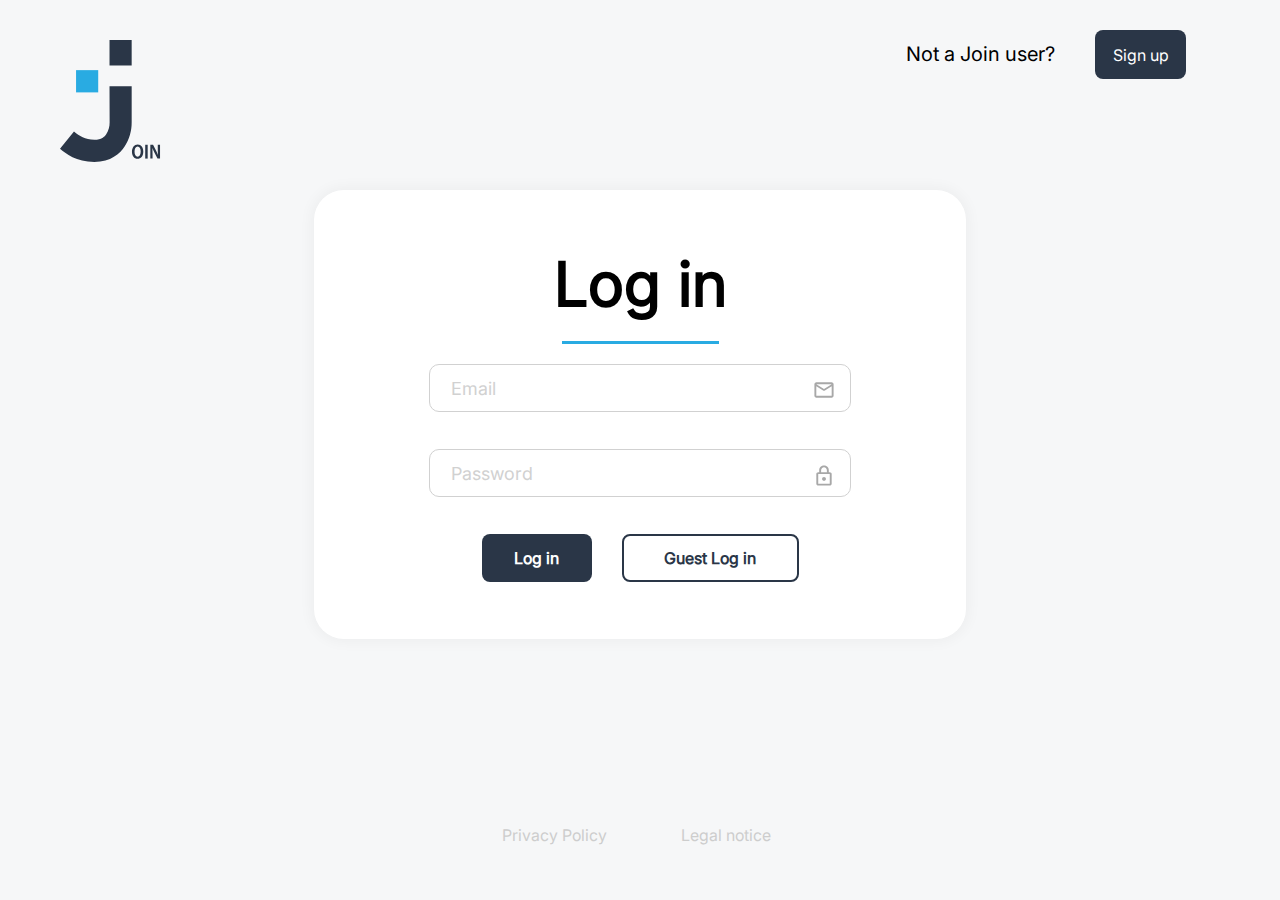
<file: index.html>
<!DOCTYPE html>
<html lang="en">
  <head>
    <meta charset="UTF-8" />
    <meta name="viewport" content="width=device-width, initial-scale=1.0" />
    <title>Login</title>
    <link rel="stylesheet" href="./css/standard/standard.css" />
    <link rel="stylesheet" href="./css/index/index.css" />
    <link rel="stylesheet" href="./css/index/index-resp.css" />
    <link rel="icon" href="./assets/icons/join-main-logo.png" type="image/png" />
  </head>
  <body onload="init()">
    <div class="greeting">
      <img src="./assets/icons/join-logo-big.svg" class="greeting-logo" />
    </div>
    <div class="content">
      <div>
        <img class="join-header-logo" src="./assets/icons/join-logo-blue.svg" alt="Join Logo Blue" />
      </div>
      <header class="header-login">
        <!-- <img src="./assets/icons/join-logo-blue.svg" alt="Join Logo Blue" /> -->
        <div class="header-login-signup">
          <p class="signup-1">Not a Join user?</p>
          <a href="./sign-up.html"><span class="signup-2">Sign up</span></a>
        </div>
      </header>
      <main>
        <div class="login-window">
          <h1>Log in</h1>
          <div class="login-separator"></div>
          <div class="login-inputs">
            <div class="login-input-email">
              <input
                oninput="removeErrorMsgs('error-email', 'email');removeErrorMsgs('wrong-email', 'password');"
                id="email"
                class="email"
                type="email"
                placeholder="Email"
              />
              <img class="login-input-imgs mail-img" src="./assets/icons/mail.svg" alt="" />
              <p id="error-email" class="error-msg dp-none">Please enter your email</p>
              <p id="wrong-email" class="error-msg dp-none">Wrong email</p>
            </div>
            <div class="login-input-pw">
              <input
                oninput="removeErrorMsgs('error-password', 'password'); removeErrorMsgs('wrong-password', 'password');"
                id="password"
                class="password"
                type="password"
                placeholder="Password"
              />
              <img class="login-input-imgs pw-img" src="./assets/icons/lock.svg" alt="" />
              <p id="error-password" class="error-msg dp-none">Please enter your password</p>
              <p id="wrong-password" class="error-msg dp-none">Wrong password</p>
            </div>
          </div>
          <div class="login-btns">
            <div class="login-btn" onclick="loginUser()">Log in</div>
            <div class="guest-login-btn" onclick="loginGuest()">Guest Log in</div>
          </div>
        </div>
      </main>
      <footer class="footer-login">
        <div class="footer-login-signup">
          <p class="signup-1">Not a Join user?</p>
          <a href="./sign-up.html"><span class="signup-2">Sign up</span></a>
        </div>
        <div class="footer-btns">
          <a href="./privacy-policy-external.html"><div class="footer-btn">Privacy Policy</div></a>
          <a href="./legal-notice-external.html"><div class="footer-btn">Legal notice</div></a>
        </div>
      </footer>
    </div>
    <script src="./js/index.js"></script>
    <script src="./js/global.js"></script>
  </body>
</html>
</file>
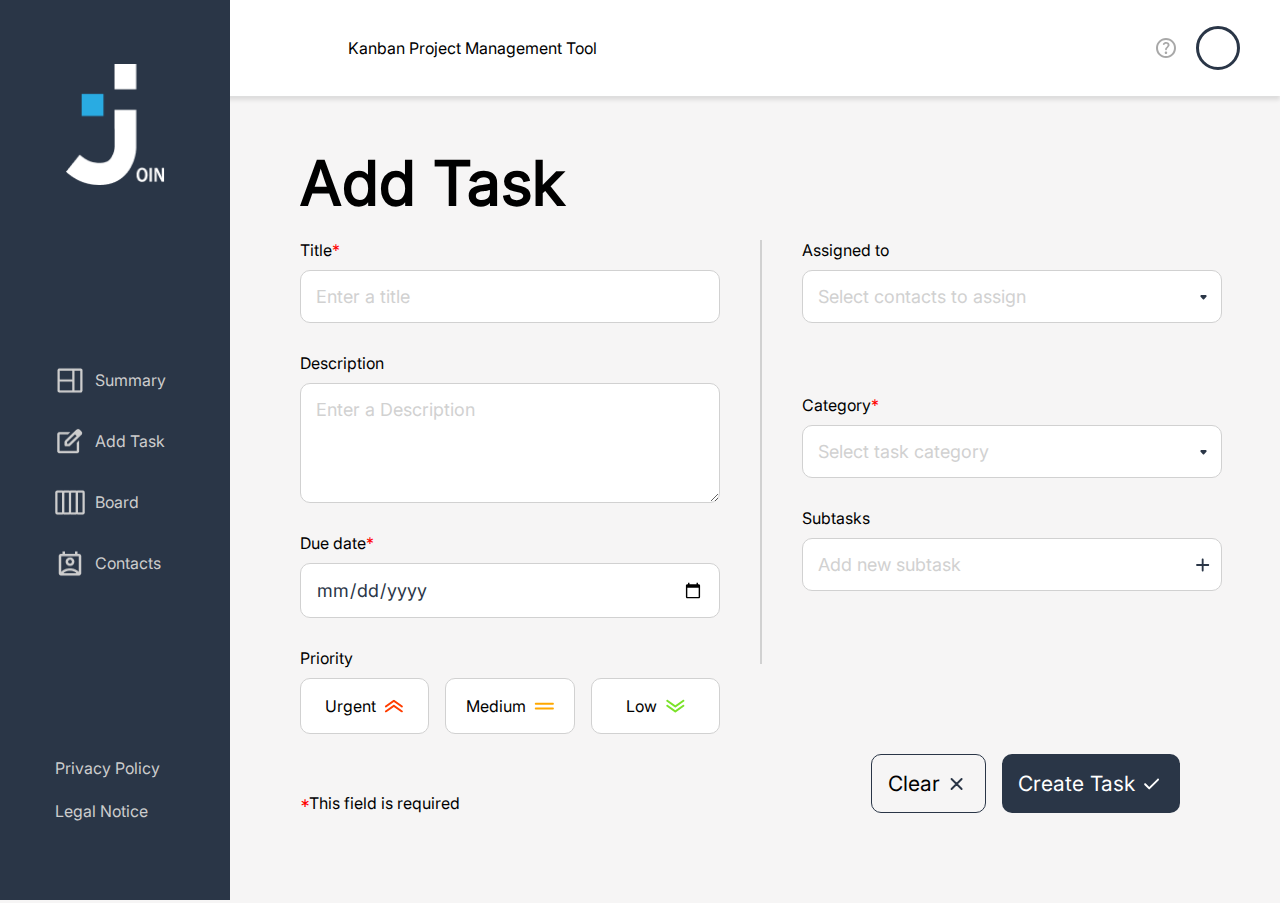
<file: add-task.html>
<!DOCTYPE html>
<html lang="en">
  <head>
    <meta charset="UTF-8" />
    <meta name="viewport" content="width=device-width, initial-scale=1.0" />
    <title>Add Task</title>
    
    <link rel="stylesheet" href="./css/add-task/add-task.css" />
    <link rel="stylesheet" href="./css/add-task/add-task-resp.css" />
    <link rel="stylesheet" href="./css/standard/standard.css" />
    <link rel="stylesheet" href="./css/standard/navbar-header.css" />
    <link rel="icon" href="./assets/icons/join-main-logo.png" type="image/png">
  </head>
  <body onload="init()" onclick="closeSubMenu()">
    <header class="header-general">
      <p class="header-p">Kanban Project Management Tool</p>
      <img
      class="frame-3-icon-header"
      src="./assets/icons/join-logo-blue.svg"
      alt="Join Logo"
    />
      <div class="header-left">
        <a href="./help.html" class="help-icon"
          ><img src="./assets/icons/help.svg" alt="Go to Help Site"
        /></a>
        <span
        id="initialLetter"
          class="header-icon light-blue"
          onclick="showSubMenuLoggedIn();preventBubbling(event)"
          ></span
        >
      </div>
      <div id="subMenu" class="subMenu dp-none"></div>
    </header>
    <div class="content">
    <div class="log" id="log"></div>

    <main onclick="closeContactList(); closeCategoryList();">
      <nav class="frame-3">
        <img
          class="frame-3-icon"
          src="./assets/icons/join-main-logo.png"
          alt="Join Logo"
        />
        <div class="frame-3-menu">
          <a href="dashboard.html"><div class="menu-btns">
            <img
              class="menu-icon"
              src="./assets/icons/icon-summary.png"
              alt="icon-summary"
            />
            <p>Summary</p>
          </div></a>
          <a href="add-task.html"><div class="menu-btns">
            <img
              class="menu-icon"
              src="./assets/icons/icon-add-task.png"
              alt="icon-add-task"
            />
            <p>Add Task</p>
          </div></a>
          <a href="board.html"><div class="menu-btns">
            <img
              class="menu-icon"
              src="./assets/icons/icon-board.png"
              alt="icon-board"
            />
            <p>Board</p>
          </div></a>
          <a href="contacts.html"><div class="menu-btns">
            <img
              class="menu-icon"
              src="./assets/icons/icon-contacts.png"
              alt="icon-contacts"
            />
            <p>Contacts</p>
          </div>
        </div></a>
        <div class="frame-22">
          <a href="privacy-policy.html"><p class="frame-22-btns">Privacy Policy</p></a>
          <a href="legal-notice.html"><p class="frame-22-btns">Legal Notice</p></a>
        </div>
      </nav>

      <div class="add-task-content">
        <div class="add-task-main-title"><h1>Add Task</h1></div>
        <form class="add-task-form">
          <section class="add-task-1">
            <div class="add-title-content">
              <div class="add-title frame-219">
                <label for="add-task-title"
                  >Title<span class="red">*</span></label
                >
                <input
                oninput="removeErrorMsgs('required-title', 'add-task-title')"
                  type="text"
                  id="add-task-title"
                  class="add-task-title"
                  placeholder="Enter a title"
                  required
                />
              </div>
              <div class="requiredText dp-none" id="required-title">
                <p class="red">This field is required</p>
              </div>
              <div class="task-already-exists dp-none" id="task-already-exists">
                <p class="red">Task already exists</p>
              </div>
            </div>
            <div class="add-description frame-219">
              <label for="add-task-description">Description</label>
              <textarea
                name=""
                id="add-task-description"
                class="add-task-description"
                placeholder="Enter a Description"
              ></textarea>
            </div>
            <div class="add-date-content">
              <div class="add-date frame-219">
                <label for="add-task-due-date"
                  >Due date<span class="red">*</span></label
                >
                <input
                onfocus="removeErrorMsgs('required-date', 'add-task-due-date')"
                  type="date"
                  id="add-task-due-date"
                  class="add-task-due-date"
                  placeholder="ide"
                />
              </div>
              <div class="requiredText dp-none" id="required-date">
                <p class="red">This field is required</p>
              </div>
            </div>
                        <div class="select-priority frame-39">
              <label for="priority">Priority</label>
              <div class="priority-btns">
                <div
                  class="priority-btn"
                  id="prio-btn-urgent"
                  onclick="togglePrio('urgent')"
                >
                  <p>Urgent</p>
                  <img
                    id="prio-img-urgent"
                    class="priority-img"
                    src="./assets/icons/priority-urgent.svg"
                    alt="Priority Urgent"
                  />
                </div>
                <div
                  class="priority-btn"
                  id="prio-btn-medium"
                  onclick="togglePrio('medium')"
                >
                  <p>Medium</p>
                  <img
                    id="prio-img-medium"
                    class="priority-img"
                    src="./assets/icons/priority-medium.svg"
                    alt="Priority Medium"
                  />
                </div>
                <div
                  class="priority-btn"
                  id="prio-btn-low"
                  onclick="togglePrio('low')"
                >
                  <p>Low</p>
                  <img
                    id="prio-img-low"
                    class="priority-img"
                    src="./assets/icons/priority-low.svg"
                    alt="Priority Low"
                  />
                </div>
              </div>
            </div>
          </section>
          <div class="separator"></div>
          <section class="add-task-2">

            <div class="assigned-to-section frame-39">
              <label for="assigned-to">Assigned to</label>
              <input
                type="text"
                id="assigned-to"
                class="selection"
                placeholder="Select contacts to assign"
                onclick="showContactList(event)"
              />
              <img
                id="assigned-to-img-down"
                class="assigned-to-img dropdown-img"
                src="./assets/icons/arrow_drop_down.svg"
                alt="Select contact dropdown arrow"
                onclick="showContactList(event)"
              />
              <img
                id="assigned-to-img-up"
                class="assigned-to-img dropdown-img dp-none"
                src="./assets/icons/arrow_drop_down_up.svg"
                alt="Select contact dropdown arrow"
                onclick="showContactList(event)"
              />
              <div
                class="drop-down-contact-list dp-none"
                id="drop-down-contact-list"
                onclick="preventBubbling(event)"
              ></div>
              <div id="selected-avatars"></div>
            </div>
            <div class="add-category-content">
              <div class="add-category frame-39">
                <label for="category">Category<span class="red">*</span></label>
                <input
                  onfocus="removeErrorMsgs('required-category', 'category')"
                  type="text"
                  id="category"
                  class="selection"
                  placeholder="Select task category"
                  onclick="showCategoryList(event)"
                />
                <img
                  id="add-category-img-down"
                  class="add-category-img dropdown-img"
                  src="./assets/icons/arrow_drop_down.svg"
                  alt="Add category dropdown arrow"
                  onclick="showCategoryList(event)"
                />
                <img
                  id="add-category-img-up"
                  class="add-category-img dropdown-img dp-none"
                  src="./assets/icons/arrow_drop_down_up.svg"
                  alt="Add category dropdown arrow"
                  onclick="showCategoryList(event)"
                />
                <div
                  class="drop-down-category-list dp-none"
                  id="drop-down-category-list"
                  onclick="preventBubbling(event)"
                ></div>
              </div>
              <div class="requiredText dp-none" id="required-category">
                <p class="red">This field is required</p>
              </div>
            </div>
            <div class="add-subtask frame-39">
              <label for="subtask">Subtasks</label>
              <input
                onclick="acceptOrCancelSubtask()"
                type="text"
                id="subtask"
                class="subtask"
                placeholder="Add new subtask"
              />
              <img
                id="add-subtask-img"
                class="add-subtask-img"
                src="./assets/icons/add.svg"
                alt="Add subtask"
              />
              <!-- <div class="cancel-or-accept"> -->
                <img
                  onclick="cancelSubTask()"
                  id="cancel-task-img"
                  class="cancel-task-img subtask-img dp-none"
                  src="./assets/icons/cancel.svg"
                  alt="Cancel Subtask"
                />
                <div id="small-separator" class="small-separator dp-none"></div>
                <img
                  id="accept-task-img"
                  class="accept-task-img subtask-img dp-none"
                  src="./assets/icons/check.svg"
                  alt="Accept Subtask"
                  onclick="addSubtask()"
                />
              <!-- </div> -->
              <div class="subtask-list" id="subtask-list"></div>
            </div>
          </section>
        </form>
        <div class="form-footer">
          <div class="footnote">
            <span class="red">*</span>This field is required
          </div>
          <div class="form-btns">
            <div
              onclick="clearTaskForm()"
              class="clear-btn form-btn"
              onmouseover="changeToBlueIcon()"
              onmouseout="changeToBlackIcon()"
            >
              <p>Clear</p>
              <img
                id="clear"
                class="clear form-btn-img"
                src="./assets/icons/cancel.svg"
                alt="Clear Task Image"
              />
              <img
                id="clear-hover"
                class="clear-hover form-btn-img dp-none"
                src="./assets/icons/clear-hover.svg"
                alt="Create Task Image Hover"
              />
            </div>
            <div class="create-btn form-btn" onclick="createTask()">
              <p>Create Task</p>
              <img
                class="create form-btn-img"
                src="./assets/icons/check-white.svg"
                alt="Create Task Image"
              />
            </div>
          </div>
        </div>

      </div>
    </main class="main-add-task">
    <footer class="footer-resp">
      <a href="dashboard.html"><div class="menu-btns-resp">
        <img class="menu-btn-icon-resp"  src="./assets/icons/icon-summary.png" alt="Summary button icon">
        <p>Summary</p>
      </div></a>
      <a href="board.html"><div class="menu-btns-resp">            
        <img class="menu-btn-icon-resp" src="./assets/icons/icon-board.png" alt="Board button icon">
        <p>Board</p></div></a>
      <a href="add-task.html"><div class="menu-btns-resp">            
        <img class="menu-btn-icon-resp"  src="./assets/icons/icon-add-task.png" alt="Add task button icon">
        <p>Add Tasks</p></div></a>
      <a href="contacts.html"><div class="menu-btns-resp">            
        <img class="menu-btn-icon-resp"  src="./assets/icons/icon-contacts.png" alt="Contacts button icon">
        <p>Contacts</p>
      </div></a>
    </footer>
</div>
    <script src="./js/add-task/add-task.js"></script>
    <script src="./js/global.js"></script>
    <script src="./js/add-task/category-add-task.js"></script>
    <script src="./js/add-task/contacts-add-task.js"></script>
    <script src="./js/add-task/prioBtn.js"></script>
    <script src="./js/add-task/subTask-add-task.js"></script>
    <script src="./templates/add-task/add-task-template.js"></script>
    <!-- <script src="./js/storage.js"></script> -->
  </body>
</html>
</file>
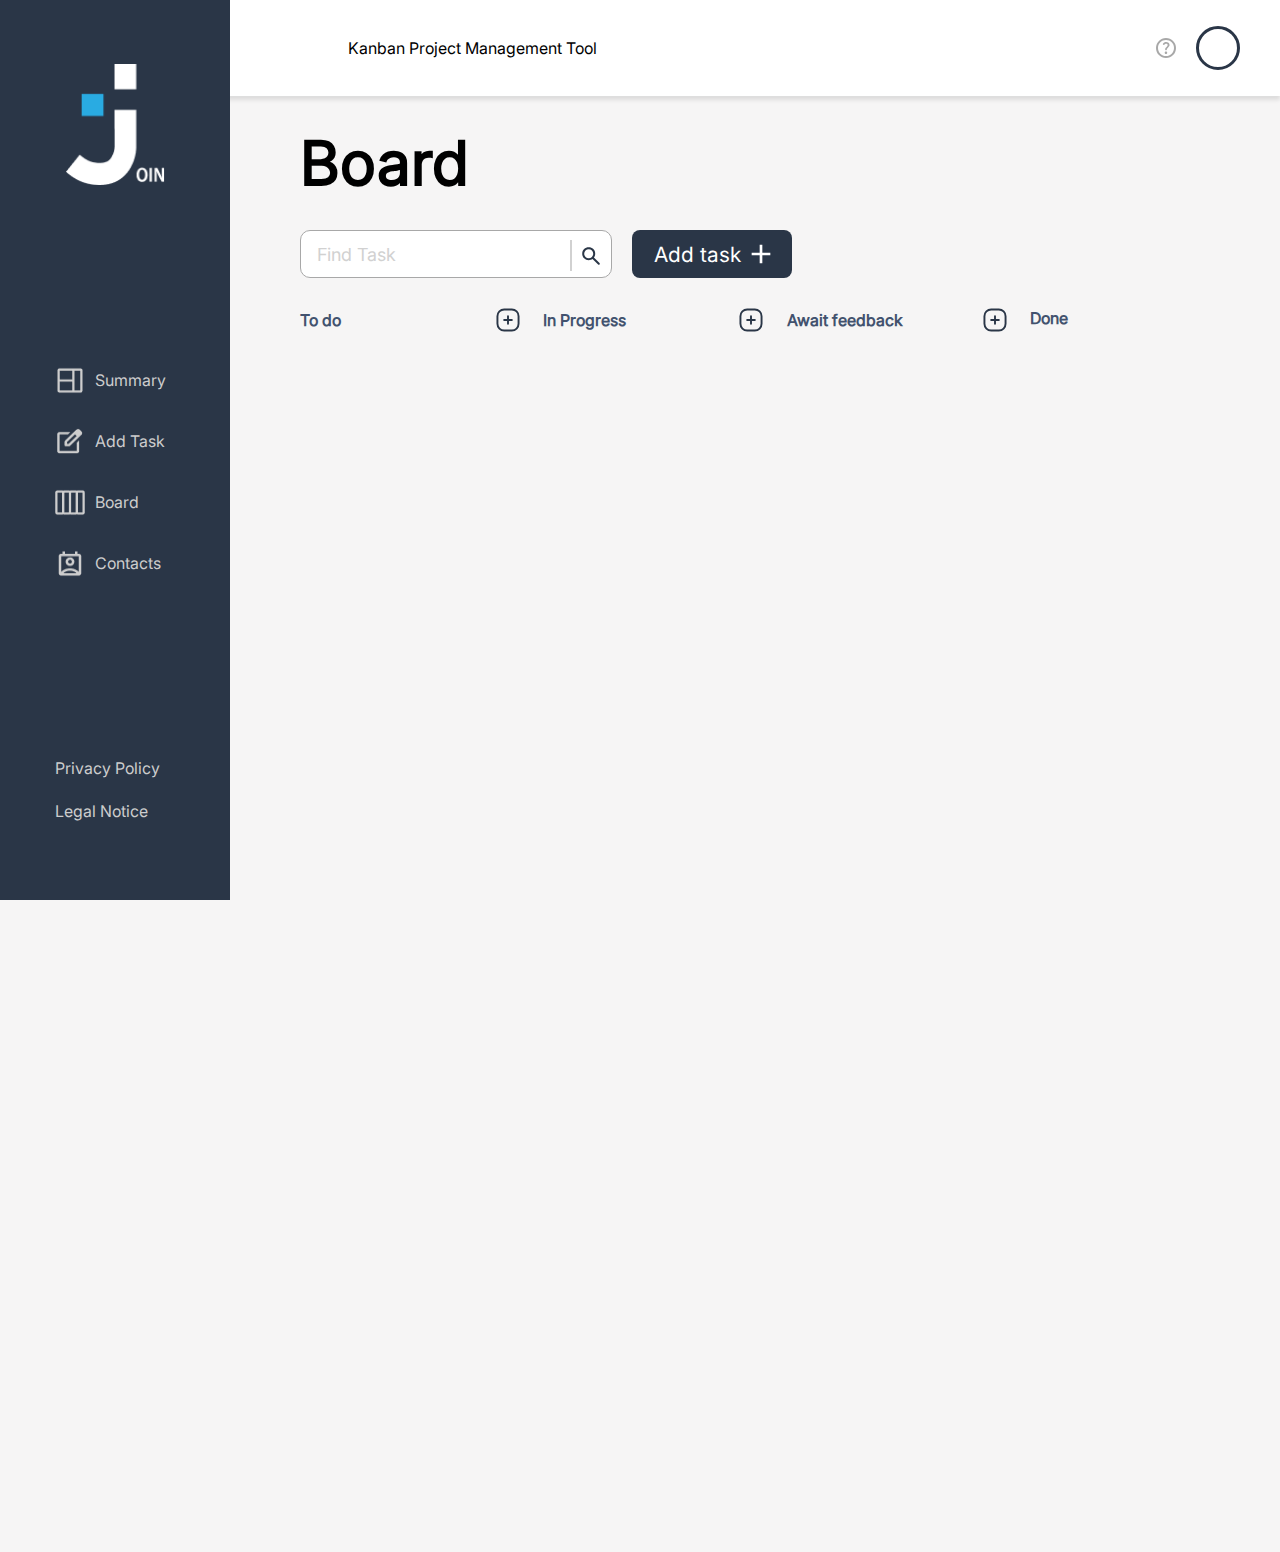
<file: board.html>
<!DOCTYPE html>
<html lang="en">
  <head>
    <meta charset="UTF-8" />
    <meta name="viewport" content="width=device-width, initial-scale=1.0" />
    <title>Board</title>
    <link rel="stylesheet" href="./css/board/board.css" />
    <link rel="stylesheet" href="./css/standard/navbar-header.css" />
    <link rel="stylesheet" href="./css/standard/standard.css">
    <link rel="stylesheet" href="./css/add-task/add-task.css">
    <link rel="stylesheet" href="./css/add-task/add-task-floating.css">
    <link rel="stylesheet" href="./css/add-task/add-task-floating-resp.css">
    <link rel="stylesheet" href="./css/board/board-resp.css">
    <link rel="icon" href="./assets/icons/join-main-logo.png" type="image/png">
  </head>
  
  <body onload="init()" onclick="closeSubMenu()">
        <div class="log" id="log"></div>
    <div class="overlay dp-none" id="overlay"></div>
    <div class="add-task-content dp-none" onclick="closeContactList(); closeCategoryList();" id="add-task-content">
      <div class="scroller"><div class="extra-div"><div class="add-task-main-title"><h1>Add Task</h1>
        <img onclick="closeAddTaskModal()" class="add-task-close-btn" src="./assets/icons/cancel.svg" alt=""></div>
        <form class="add-task-form">
          <section class="add-task-1">
            <div class="add-title-content">
              <div class="add-title frame-219">
                <label for="add-task-title"
                  >Title<span class="red">*</span></label
                >
                <input
                oninput="removeErrorMsgs('required-title', 'add-task-title')"
                  type="text"
                  id="add-task-title"
                  class="add-task-title"
                  placeholder="Enter a title"
                  required
                />
              </div>
              <div class="requiredText dp-none" id="required-title">
                <p class="red">This field is required</p>
              </div>
              <div class="task-already-exists dp-none" id="task-already-exists">
                <p class="red">Task already exists</p>
              </div>
            </div>
            <div class="add-description frame-219">
              <label for="add-task-description">Description</label>
              <textarea
                name=""
                id="add-task-description"
                class="add-task-description"
                placeholder="Enter a Description"
              ></textarea>
            </div>
            <div class="add-date-content">
              <div class="add-date frame-219">
                <label for="add-task-due-date"
                  >Due date<span class="red">*</span></label
                >
                <input
                onfocus="removeErrorMsgs('required-date', 'add-task-due-date')"
                  type="date"
                  id="add-task-due-date"
                  class="add-task-due-date"
                  placeholder="ide"
                />
              </div>
              <div class="requiredText dp-none" id="required-date">
                <p class="red">This field is required</p>
              </div>
            </div>
            <div class="select-priority frame-39">
              <label for="priority">Priority</label>
              <div class="priority-btns">
                <div
                  class="priority-btn"
                  id="prio-btn-urgent"
                  onclick="togglePrio('urgent')"
                >
                  <p>Urgent</p>
                  <img
                    id="prio-img-urgent"
                    class="priority-img"
                    src="./assets/icons/priority-urgent.svg"
                    alt="Priority Urgent"
                  />
                </div>
                <div
                  class="priority-btn"
                  id="prio-btn-medium"
                  onclick="togglePrio('medium')"
                >
                  <p>Medium</p>
                  <img
                    id="prio-img-medium"
                    class="priority-img"
                    src="./assets/icons/priority-medium.svg"
                    alt="Priority Medium"
                  />
                </div>
                <div
                  class="priority-btn"
                  id="prio-btn-low"
                  onclick="togglePrio('low')"
                >
                  <p>Low</p>
                  <img
                    id="prio-img-low"
                    class="priority-img"
                    src="./assets/icons/priority-low.svg"
                    alt="Priority Low"
                  />
                </div>
              </div>
            </div>
          </section>
          <div class="separator"></div>
          <section class="add-task-2">
            <div class="assigned-to-section frame-39">
              <label for="assigned-to">Assigned to</label>
              <input
                type="text"
                id="assigned-to"
                class="selection"
                placeholder="Select contacts to assign"
                onclick="showContactList(event)"
              />
              <img
                id="assigned-to-img-down"
                class="assigned-to-img dropdown-img"
                src="./assets/icons/arrow_drop_down.svg"
                alt="Select contact dropdown arrow"
                onclick="showContactList(event)"
              />
              <img
                id="assigned-to-img-up"
                class="assigned-to-img dropdown-img dp-none"
                src="./assets/icons/arrow_drop_down_up.svg"
                alt="Select contact dropdown arrow"
                onclick="showContactList(event)"
              />
              <div
                class="drop-down-contact-list dp-none"
                id="drop-down-contact-list"
                onclick="preventBubbling(event)"
              ></div>
              <div id="selected-avatars"></div>
            </div>
            <div class="add-category-content">
              <div class="add-category frame-39">
                <label for="category">Category<span class="red">*</span></label>
                <input
                onfocus="removeErrorMsgs('required-category', 'category')"
                  type="text"
                  id="category"
                  class="selection"
                  placeholder="Select task category"
                  onclick="showCategoryList(event)"
                />
                <img
                  id="add-category-img-down"
                  class="add-category-img dropdown-img"
                  src="./assets/icons/arrow_drop_down.svg"
                  alt="Add category dropdown arrow"
                  onclick="showCategoryList(event)"
                />
                <img
                  id="add-category-img-up"
                  class="add-category-img dropdown-img dp-none"
                  src="./assets/icons/arrow_drop_down_up.svg"
                  alt="Add category dropdown arrow"
                  onclick="showCategoryList(event)"
                />
                <div
                  class="drop-down-category-list dp-none"
                  id="drop-down-category-list"
                  onclick="preventBubbling(event)"
                ></div>
              </div>
              <div class="requiredText dp-none" id="required-category">
                <p class="red">This field is required</p>
              </div>
            </div>
            <div class="add-subtask frame-39">
              <label for="subtask">Subtasks</label>
              <input
                onclick="acceptOrCancelSubtask()"
                type="text"
                id="subtask"
                class="subtask"
                placeholder="Add new subtask"
              />
              <img
                id="add-subtask-img"
                class="add-subtask-img"
                src="./assets/icons/add.svg"
                alt="Add subtask"
              />
                <img
                  onclick="cancelSubTask()"
                  id="cancel-task-img"
                  class="cancel-task-img subtask-img dp-none"
                  src="./assets/icons/cancel.svg"
                  alt="Cancel Subtask"
                />
                <div id="small-separator" class="small-separator dp-none"></div>
                <img
                  id="accept-task-img"
                  class="accept-task-img subtask-img dp-none"
                  src="./assets/icons/check.svg"
                  alt="Accept Subtask"
                  onclick="addSubtask()"
                />
              <div class="subtask-list" id="subtask-list"></div>
            </div>
          </section>
        </form>
        <div class="form-footer">
          <div class="footnote">
            <span class="red">*</span>This field is required
          </div>
          <div class="form-btns">
            <div
              onclick="clearTaskForm()"
              class="clear-btn form-btn"
              onmouseover="changeToBlueIcon()"
              onmouseout="changeToBlackIcon()"
            >
              <p>Clear</p>
              <img
                id="clear"
                class="clear form-btn-img"
                src="./assets/icons/cancel.svg"
                alt="Clear Task Image"
              />
              <img
                id="clear-hover"
                class="clear-hover form-btn-img dp-none"
                src="./assets/icons/clear-hover.svg"
                alt="Create Task Image Hover"
              />
            </div>
            <div class="create-btn form-btn" onclick="createTask()">
              <p>Create Task</p>
              <img
                class="create form-btn-img"
                src="./assets/icons/check-white.svg"
                alt="Create Task Image"
              />
            </div>
          </div>
        </div></div></div>
    </div>
    </div>
    <div id="card-details-overlay" class="card-details-overlay dp-none" onclick="closeCardDetails(event)">
      <div class="card-details-content" onclick="event.stopPropagation()"></div>
      <div id="dropdown-content-edit" class="dp-none"></div>
    </div>

    <header class="header-general">
      <p class="header-p">Kanban Project Management Tool</p>
      <img
      class="frame-3-icon-header"
      src="./assets/icons/join-logo-blue.svg"
      alt="Join Logo"
    />
      <div class="header-left">
        <a href="./help.html" class="help-icon"
          ><img src="./assets/icons/help.svg" alt="Go to Help Site"
        /></a>
        <span
        id="initialLetter"
          class="header-icon light-blue"
          onclick="showSubMenuLoggedIn();preventBubbling(event)"
          ></span
        >
      </div>
      <div id="subMenu" class="subMenu dp-none"></div>
    </header>
    <div class="content">
    <!-- onclick="closeContactList(); closeCategoryList();" -->
    <main class="main-board">
        <nav class="frame-3">
            <img
              class="frame-3-icon"
              src="./assets/icons/join-main-logo.png"
              alt="Join Logo"
            />
            <div class="frame-3-menu">
              <a href="dashboard.html"><div class="menu-btns">
                <img
                  class="menu-icon"
                  src="./assets/icons/icon-summary.png"
                  alt="icon-summary"
                />
                <p>Summary</p>
              </div></a>
              <a href="add-task.html"><div class="menu-btns">
                <img
                  class="menu-icon"
                  src="./assets/icons/icon-add-task.png"
                  alt="icon-add-task"
                />
                <p>Add Task</p>
              </div></a>
              <a href="board.html"><div class="menu-btns">
                <img
                  class="menu-icon"
                  src="./assets/icons/icon-board.png"
                  alt="icon-board"
                />
                <p>Board</p>
              </div></a>
              <a href="contacts.html"><div class="menu-btns">
                <img
                  class="menu-icon"
                  src="./assets/icons/icon-contacts.png"
                  alt="icon-contacts"
                />
                <p>Contacts</p>
              </div>
            </div></a>
            <div class="frame-22">
              <a href="privacy-policy.html"><p class="frame-22-btns">Privacy Policy</p></a>
              <a href="legal-notice.html"><p class="frame-22-btns">Legal Notice</p></a>
            </div>
          </nav>
          <div class="board-content">
          <div class="title-section">
            <div class="title">
              <div class="title-cont">
                <h1>Board</h1>
              <img class="add-task-btn-s" id="add-task-btn-s" onclick="selectColumnForTask('main-add-to-do');" src="./assets/icons/plus add task mobile.svg" alt="Add Task Icon Small">
              </div>
              <div class="search_add_task_btn">
                <div class="search-container">
                  <div class="search-field-and-icons">
                <input type="text" class="searchfield" id="searchfield" placeholder="Find Task" oninput="findTask()">
                
                <div class="separator-search"></div>
                <img class="search-icon" onclick="searchTaskTitles()" src="./assets/icons/board_search.svg" alt="Find Task Icon">
              </div>
                <div class="error-msg-not-found red dp-none" id="task-not-found">No tasks found</div>
              </div>
                <div class="add-task-btn" id="main-add-to-do" onclick="selectColumnForTask('main-add-to-do');">Add task <img src="./assets/icons/board_add-task.svg" alt="Add Task Icon"></div>
              </div>
          </div>
          </div>
            <div class="board-columns">
              <div class="col-to-do col">
              <div class="board-column-title">
                <div class="to-do list"><p>To do</p></div>
                <img id="add-to-do" class="add-to-column" onclick="selectColumnForTask('add-to-do')" src="./assets/icons/board-column_plus button.svg" alt="Add To Column Icon">
            </div>
              <div class="to-do column drag-area" 
              id="to-do" 
              ondrop="moveTo('to-do')" 
              ondragover="allowDrop(event); highlight('to-do');"
              ondragleave = "removeHighlight('to-do')"></div>
            </div>
            <div class="col-in-progress col">
            <div class="board-column-title">
              <div class="in-progress list"><p>In Progress</p></div>
                <img id="add-in-progress" class="add-to-column" onclick="selectColumnForTask('add-in-progress')" src="./assets/icons/board-column_plus button.svg" alt="Add To Column Icon">
            </div>
              <div class="in-progress column drag-area" 
              id="in-progress" 
              ondrop="moveTo('in-progress')" 
              ondragover="allowDrop(event); highlight('in-progress');"
              ondragleave = "removeHighlight('in-progress')"></div>
            </div>
            <div class="await-feedback col">
              <div class="board-column-title">
                <div class="await-feedback list"><p>Await feedback</p></div>
                  <img id="add-await-feedback" class="add-to-column"  onclick="selectColumnForTask('add-await-feedback')" src="./assets/icons/board-column_plus button.svg" alt="Add To Column Icon">
              </div>
              <div class="await-feedback column drag-area" 
              id="await-feedback" 
              ondrop="moveTo('await-feedback')" 
              ondragover="allowDrop(event); highlight('await-feedback');"
              ondragleave = "removeHighlight('await-feedback')"></div>
            </div>
              <div class="done col">
              <div class="board-column-title">
                <div class="done list"><p>Done</p>
                </div></div>
              <div class="done column drag-area" 
              id="done" 
              ondrop="moveTo('done')" 
              ondragover="allowDrop(event); highlight('done');"
              ondragleave = "removeHighlight('done')"></div>
            </div>
          </div>
        </div>
    </main>
    <footer class="footer-resp">
      <a href="dashboard.html"><div class="menu-btns-resp">
        <img class="menu-btn-icon-resp"  src="./assets/icons/icon-summary.png" alt="Summary button icon">
        <p>Summary</p>
      </div></a>
      <a href="board.html"><div class="menu-btns-resp">            
        <img class="menu-btn-icon-resp" src="./assets/icons/icon-board.png" alt="Board button icon">
        <p>Board</p></div></a>
      <a href="add-task.html"><div class="menu-btns-resp">            
        <img class="menu-btn-icon-resp"  src="./assets/icons/icon-add-task.png" alt="Add task button icon">
        <p>Add Tasks</p></div></a>
      <a href="contacts.html"><div class="menu-btns-resp">            
        <img class="menu-btn-icon-resp"  src="./assets/icons/icon-contacts.png" alt="Contacts button icon">
        <p>Contacts</p>
      </div></a>
    </footer>
  </div>
  <div id="delete-confirmation-overlay" class="dp-none confirmation-overlay">
    <div class="confirmation-box">
      <p>Möchtest du diese Aufgabe wirklich löschen?</p>
      <div class="confirmation-buttons">
        <button onclick="confirmDeleteTask()" class="task-btn">Ja</button>
        <button onclick="cancelDeleteTask()" class="btn btn-cancel">Nein</button>
      </div>
    </div>
  </div>
    <script src ="./js/global.js"></script>
    <script src="./js/board.js"></script>
    <script src="./js/add-task/add-task.js"></script>
    <script src="./js/add-task/add-task-floating.js"></script>

    <script src="./js/add-task/category-add-task.js"></script>
    <script src="./js/add-task/contacts-add-task.js"></script>
    <script src="./js/add-task/prioBtn.js"></script>
    <script src="./js/add-task/subTask-add-task.js"></script>
    <script src="./js/contacts-edit-task.js"></script>

    <script src="./templates/add-task/add-task-template.js"></script>
  </body>
</html>
</file>
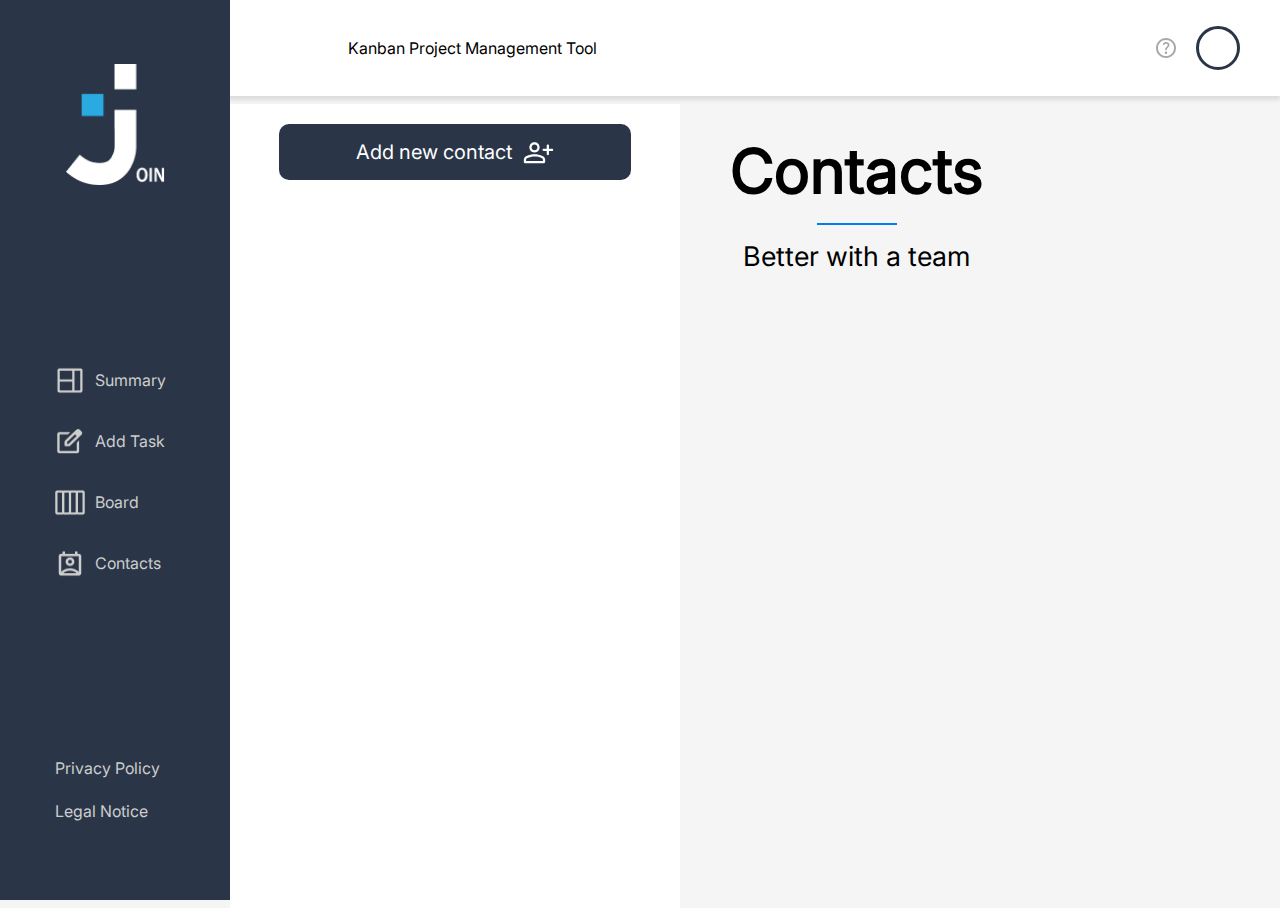
<file: contacts.html>
<!DOCTYPE html>
<html lang="en">
  <head>
    <meta charset="UTF-8" />
    <meta name="viewport" content="width=device-width, initial-scale=1.0" />
    <title>Contacts</title>
    <link rel="stylesheet" href="./css/standard/standard.css" />
    <link rel="stylesheet" href="./css/standard/navbar-header.css" />
    <link rel="stylesheet" href="./css/contacts/add-contact.css">
    <link rel="stylesheet" href="./css/contacts/add-contact-modal.css">
    <link rel="stylesheet" href="./css/contacts/edit-contact-modal.css">
    <link rel="stylesheet" href="./css/contacts/add-contact-resp.css">
    <link rel="stylesheet" href="./css/contacts/add-contact-modal-resp.css">
    <link rel="stylesheet" href="./css/contacts/edit-contact-modal-resp.css">
    <link rel="icon" href="./assets/icons/join-main-logo.png" type="image/png">
  </head>
  <body onload="init()" onclick="closeSubMenu()">
    <div class="log" id="log"></div>
    <div class="log-edit" id="log-edit"></div>
    <div class="log-delete" id="log-delete"></div>
    <div class="overlay dp-none" id="overlay"></div>

    <div class="content">

      <header class="header-general">
        <p class="header-p">Kanban Project Management Tool</p>
        <img class="frame-3-icon-header" src="./assets/icons/join-logo-blue.svg" alt="Join Logo" />
        <div class="header-left">
          <a href="./help.html" class="help-icon"><img src="./assets/icons/help.svg" alt="Go to Help Site" /></a>
          <span id="initialLetter" class="header-icon light-blue" onclick="showSubMenuLoggedIn();preventBubbling(event)"></span>
        </div>
        <div id="subMenu" class="subMenu dp-none"></div>
      </header>
      <main class="main-contact">
        <div class="modal-cont dp-none" id="modal-cont">
          <div class="add-contact-modal">
          <div class="add-contact-modal-header">
            <div class="header-wrapper">
            <img class="main-logo-modal" src="./assets/icons/join-main-logo.png" alt="Join Main Logo">
            <img class="close-resp" onclick="closeAddContactModal()" src="./assets/icons/close-white.svg" alt="Close Button Responsive">
            <h1 class="modal-title">Add contact</h1>
            <h4 class="modal-subtitle">Tasks are better with a team!</h4>
            <div class="separator-modal"></div>
          </div>
          </div>
          <div class="add-contact-modal-content">
            <img class="exit-modal-btn" id="exit-modal-btn" onclick="closeAddContactModal()" src="./assets/icons/cancel.svg" alt="Cancel Modal Icon">
            <div class="main-modal-cont">
            <img class="avatar-empty" src="./assets/icons/avatar-empty.svg" alt="Empty Avatar">
            <div class="add-contact-modal-form">
              <div class="input-name">
              <input oninput="removeErrorMsgs('error-name', 'add-cont-name');removeErrorMsgs('error-name-exists', 'add-cont-name')" id="add-cont-name" type="text" placeholder="Name">
              <img class="input-imgs name" src="./assets/icons/person.svg" alt="Name Icon">
              <div class="error error-name red dp-none" id="error-name">Please enter a name</div>
              <div class="error error-name red dp-none" id="error-name-exists">Contact already exists</div>
            </div>
            <div class="input-email">
              <input oninput="removeErrorMsgs('error-email', 'add-cont-email');removeErrorMsgs('error-valid-email', 'add-cont-email');" id="add-cont-email" type="text" placeholder="Email">
              <img class="input-imgs email" src="./assets/icons/mail.svg" alt="Email Icon">
              <div class="error error-email red dp-none" id="error-email">Please enter an email</div>
              <div class="error error-name red dp-none" id="error-valid-email">Please enter a valid email</div>
            </div>
            <div class="input-phone">
              <input oninput="removeErrorMsgs('error-phone', 'add-cont-phone');removeErrorMsgs('error-valid-phone', 'add-cont-email');"id="add-cont-phone" type="text" placeholder="Phone">
              <img class="input-imgs phone" src="./assets/icons/call.svg" alt="Phone Icon">
              <div class="error error-phone red dp-none" id="error-phone">Please enter a phone number</div>
              <div class="error error-name red dp-none" id="error-valid-phone">Please enter a valid phone number</div>
            </div>
            </div>
          </div>
            <div class="add-contact-modal-btns">
              <div class="cancel btn" onclick="closeAddContactModal()" onmouseover="changeToBlueIcon()" onmouseout="changeToBlackIcon()">
                <p>Cancel</p>
              <img class="clear" id="clear" src="./assets/icons/cancel.svg" alt="Cancel White Icon">
            <img class="clear-hover dp-none" id="clear-hover" src="./assets/icons/clear-hover.svg" alt=""></div>
              <div class="create-contact btn" onclick="createContact()">
                <p>Create contact</p>
                <img src="./assets/icons/check-white.svg" alt="Check White Icon">
              </div>
            </div>
          </div>
        </div>
      </div>
      <div class="modal-edit-cont dp-none" id="modal-cont-edit">
        
        <div class="edit-contact-modal">
        <div class="edit-contact-modal-header">
          <div class="edit-cont-header-wrapper">
            <img class="close-resp" onclick="closeEditContactModal()" src="./assets/icons/close-white.svg" alt="Close Button Responsive">
          <img class="main-logo-modal"src="./assets/icons/join-main-logo.png" alt="Join Main Logo">

          <h1 class="edit-modal-title">Edit contact</h1>
          <div class="separator-modal"></div>
        </div>
        </div>
        
        <div class="edit-contact-modal-content">
          <img class="exit-modal-btn" id="exit-modal-btn" onclick="closeEditContactModal()" src="./assets/icons/cancel.svg" alt="Cancel Modal Icon">
          <div class="edit-main-modal-cont">
            <div class="avatar-user" id="avatar-user" alt="Avatar User"></div>
            <div class="edit-contact-modal-form">
              <div class="edit-input-name">
              <input  oninput="removeErrorMsgs('error-name-edit', 'edit-cont-name')" id="edit-cont-name" type="text" placeholder="Name">
              <img class="input-imgs name" src="./assets/icons/person.svg" alt="Name Icon">
              <div class="error error-name red dp-none" id="error-name-edit">Please enter a name</div>
            </div>
            <div class="edit-input-email">
              <input oninput="removeErrorMsgs('error-email-edit', 'edit-cont-email');removeErrorMsgs('error-valid-email-edit', 'edit-cont-email');" id="edit-cont-email" type="text" placeholder="Email">
              <img class="input-imgs email" src="./assets/icons/mail.svg" alt="Email Icon">
              <div class="error error-email red dp-none" id="error-email-edit">Please enter an email</div>
              <div class="error error-email red dp-none" id="error-valid-email-edit">Please enter a valid email</div>
            </div>
            <div class="edit-input-phone">
              <input oninput="removeErrorMsgs('error-phone-edit', 'edit-cont-phone');removeErrorMsgs('error-valid-phone-edit', 'edit-cont-email');" id="edit-cont-phone" type="text" placeholder="Phone">
              <img class="input-imgs phone" src="./assets/icons/call.svg" alt="Phone Icon">
              <div class="error error-phone red dp-none" id="error-phone-edit">Please enter a phone number</div>
              <div class="error error-phone red dp-none" id="error-valid-phone-edit">Please enter a valid phone number</div>
            </div>
            </div>
        </div>
          <div class="edit-contact-modal-btns" id="edit-contact-modal-btns">
          </div>
        </div>
      </div>
    </div>

        <nav class="frame-3">
          <img
            class="frame-3-icon"
            src="./assets/icons/join-main-logo.png"
            alt="Join Logo"
          />
          <div class="frame-3-menu">
            <a href="dashboard.html"><div class="menu-btns">
              <img
                class="menu-icon"
                src="./assets/icons/icon-summary.png"
                alt="icon-summary"
              />
              <p>Summary</p>
            </div></a>
            <a href="add-task.html"><div class="menu-btns">
              <img
                class="menu-icon"
                src="./assets/icons/icon-add-task.png"
                alt="icon-add-task"
              />
              <p>Add Task</p>
            </div></a>
            <a href="board.html"><div class="menu-btns">
              <img
                class="menu-icon"
                src="./assets/icons/icon-board.png"
                alt="icon-board"
              />
              <p>Board</p>
            </div></a>
            <a href="contacts.html"><div class="menu-btns">
              <img
                class="menu-icon"
                src="./assets/icons/icon-contacts.png"
                alt="icon-contacts"
              />
              <p>Contacts</p>
            </div>
          </div></a>
          <div class="frame-22">
            <a href="privacy-policy.html"><p class="frame-22-btns">Privacy Policy</p></a>
            <a href="legal-notice.html"><p class="frame-22-btns">Legal Notice</p></a>
          </div>
        </nav>
        <div class="contact-main">
        <div class="contact-list-container">
          <div class="add-contact-btn" onclick="openAddContactModal()">
            <p class="add-contact-btn-text">Add new contact</p>
          <img src="./assets/icons/person_add.svg" alt="Add New Contact Button Icon">
        </div>
          <div class="contacts" id="contacts">
          </div>
        </div>
        <div class="contact-display-container" onclick="closeEditMenu();" id="contact-display-container">
          <div class="container">
           
            <div class="contact-display-header"> 
              <div class="cont-header">
                <h1 class="contact-disp-title">Contacts</h1>
              <div class="contact-disp-separator"></div>
              <p class="contact-disp-subtitle">Better with a team</p>
            </div>
            <img class="resp-close-icon" onclick="hideContactDetailsFloating()" src="./assets/icons/arrow-left-line.png" alt="Left Arrow Back Icon">
          </div>
            <div class="contact-display-contact-data" id="contact-display-contact-data"></div>
          </div>
        </div>
      </div>

      </main>
      <footer class="footer-resp">
        <a href="dashboard.html"><div class="menu-btns-resp">
          <img class="menu-btn-icon-resp"  src="./assets/icons/icon-summary.png" alt="Summary button icon">
          <p>Summary</p>
        </div></a>
        <a href="board.html"><div class="menu-btns-resp">            
          <img class="menu-btn-icon-resp" src="./assets/icons/icon-board.png" alt="Board button icon">
          <p>Board</p></div></a>
        <a href="add-task.html"><div class="menu-btns-resp">            
          <img class="menu-btn-icon-resp"  src="./assets/icons/icon-add-task.png" alt="Add task button icon">
          <p>Add Tasks</p></div></a>
        <a href="contacts.html"><div class="menu-btns-resp">            
          <img class="menu-btn-icon-resp"  src="./assets/icons/icon-contacts.png" alt="Contacts button icon">
          <p>Contacts</p>
        </div></a>
      </footer>
    </div>
    <script src="./js/global.js"></script>
    <script src="./js/contacts/contacts.js"></script>
    <script src="./js/contacts/add-new-contact.js"></script>
    <script src="./js/contacts/edit-contact.js"></script>
    <script src="./templates/contacts/contacts-template.js"></script>


  </body>
</html>
</file>
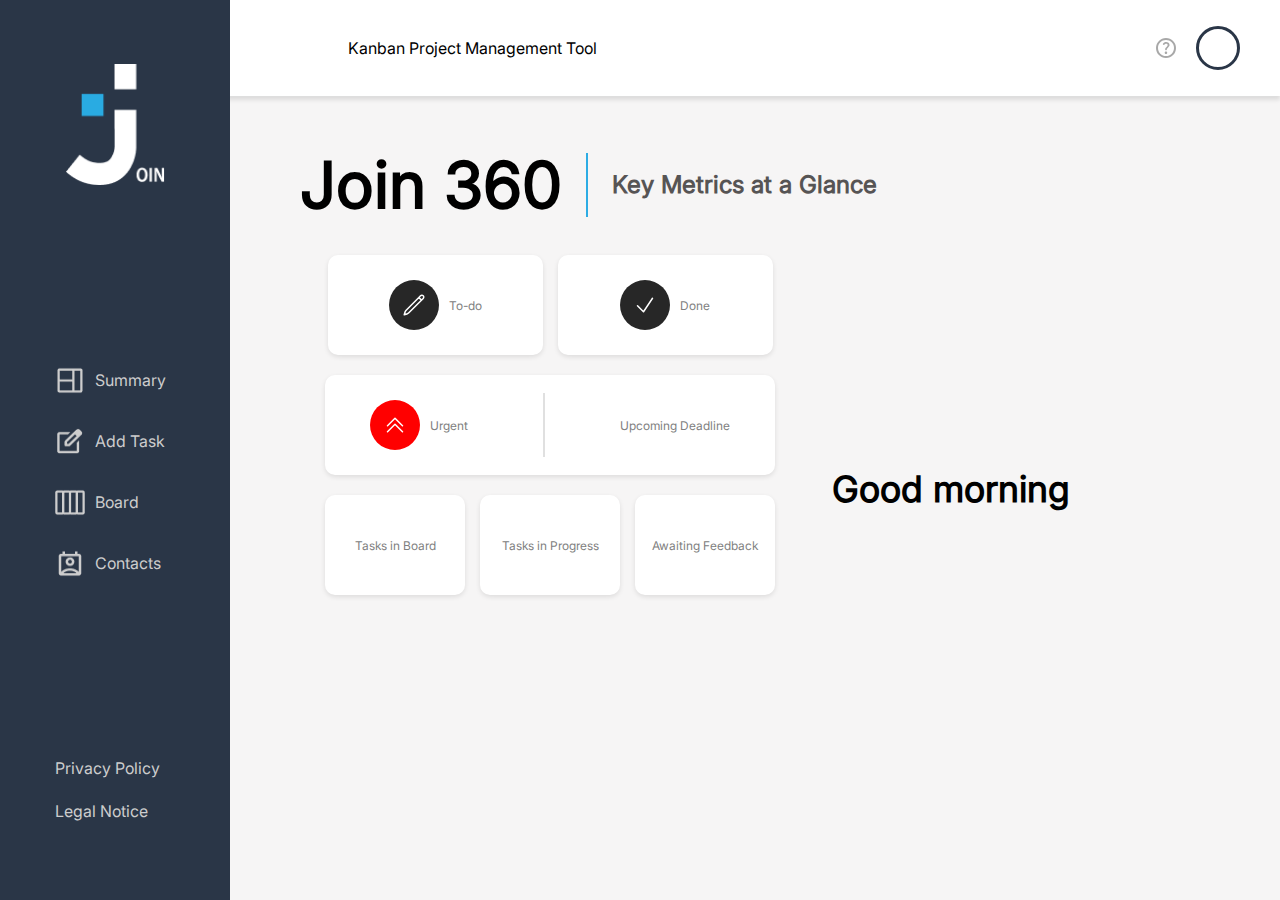
<file: dashboard.html>
<!DOCTYPE html>
<html lang="en">
<head>
    <meta charset="UTF-8">
    <meta name="viewport" content="width=device-width, initial-scale=1.0">
    <link rel="stylesheet" href="./css/standard/standard.css">
    <link rel="stylesheet" href="./css/standard/navbar-header.css">
    <link rel="stylesheet" href="./css/dashboard.css">
    <link rel="icon" href="./assets/icons/join-main-logo.png" type="image/png">
   

    <title>Summary user</title>
    
</head>
<body onload="init()" onclick="closeSubMenu()">
  <div class="greeting" id="dashboard-name-greeting">
  </div>
    <header class="header-general">
        <p class="header-p">Kanban Project Management Tool</p>
        <img
        class="frame-3-icon-header"
        src="./assets/icons/join-logo-blue.svg"
        alt="Join Logo"
      />
        <div class="header-left">
          <a href="./help.html" class="help-icon"
            ><img src="./assets/icons/help.svg" alt="Go to Help Site"
          /></a>
          <span
            id="initialLetter"
            class="header-icon light-blue"
            onclick="showSubMenuLoggedIn();preventBubbling(event)"
            ></span
          >
        </div>
        <div id="subMenu" class="subMenu dp-none"></div>
      </header>
    <nav class="frame-3">
        <img
          class="frame-3-icon"
          src="./assets/icons/join-main-logo.png"
          alt="Join Logo"
        />
        <div class="frame-3-menu">
          <a href="dashboard.html"><div class="menu-btns">
            <img
              class="menu-icon"
              src="./assets/icons/icon-summary.png"
              alt="icon-summary"
            />
            <p>Summary</p>
          </div></a>
          <a href="add-task.html"><div class="menu-btns">
            <img
              class="menu-icon"
              src="./assets/icons/icon-add-task.png"
              alt="icon-add-task"
            />
            <p>Add Task</p>
          </div></a>
          <a href="board.html"><div class="menu-btns">
            <img
              class="menu-icon"
              src="./assets/icons/icon-board.png"
              alt="icon-board"
            />
            <p>Board</p>
          </div></a>
          <a href="contacts.html"><div class="menu-btns">
            <img
              class="menu-icon"
              src="./assets/icons/icon-contacts.png"
              alt="icon-contacts"
            />
            <p>Contacts</p>
          </div>
        </div></a>
        <div class="frame-22">
          <a href="privacy-policy.html"><p class="frame-22-btns">Privacy Policy</p></a>
          <a href="legal-notice.html"><p class="frame-22-btns">Legal Notice</p></a>
        </div>
      </nav>
      <div class="add-task-content">
      <div  class="flex summary-user-header">
        <div>
            <h1>Join 360</h1>
        </div>
        <div class="span-vertical"></div>
        <div>
            <h2>Key Metrics at a Glance</h2>
        </div>
        <div class="span-horizontal"></div>
      </div>
      <div class="dashboard-flex">
       <div class="dashboard">
    <div class="row">
        <a href="./board.html"><div class="card">
            <div class="icon"><svg class="svg" xmlns="http://www.w3.org/2000/svg" fill="none" viewBox="0 0 24 24" stroke-width="1.5" stroke="currentColor" class="size-6">
                <path stroke-linecap="round" stroke-linejoin="round" d="m16.862 4.487 1.687-1.688a1.875 1.875 0 1 1 2.652 2.652L6.832 19.82a4.5 4.5 0 0 1-1.897 1.13l-2.685.8.8-2.685a4.5 4.5 0 0 1 1.13-1.897L16.863 4.487Zm0 0L19.5 7.125" />
              </svg>
              </div>
            <div>
                <p class="number" id="task-to-do"></p>
                <p class="label">To-do</p>
            </div>
        </div></a>
        <a href="./board.html"><div class="card">
            <div class="icon"><svg xmlns="http://www.w3.org/2000/svg" fill="none" viewBox="0 0 24 24" stroke-width="1.5" stroke="currentColor" class="size-6">
                <path stroke-linecap="round" stroke-linejoin="round" d="m4.5 12.75 6 6 9-13.5" />
              </svg>
              </div>
            <div>
                <p class="number" id="task-done"></p>
                <p class="label">Done</p>
            </div>
        </div>
    </div></a>

    <a href="./board.html"> <div class="row">
        <div class="card wide">
            <div class="left">
                <div class="icon-urgent"><svg xmlns="http://www.w3.org/2000/svg" fill="none" viewBox="0 0 24 24" stroke-width="1.5" stroke="currentColor" class="size-6">
                    <path stroke-linecap="round" stroke-linejoin="round" d="m4.5 18.75 7.5-7.5 7.5 7.5" />
                    <path stroke-linecap="round" stroke-linejoin="round" d="m4.5 12.75 7.5-7.5 7.5 7.5" />
                  </svg>
                  </div>
                <div>
                    <p class="number urgent" id="task-urgent"></p>
                    <p class="label">Urgent</p>
                </div>
            </div>
            <div class="dashboard-span"></div>
            <div class="right">
                <p class="date" id="task-deadline"></p>
                <p class="label">Upcoming Deadline</p>
            </div>
        </div>
    </div></a>
    <div class="row">
      <a href="./board.html"><div class="card small">
            <p class="number" id="task-all"></p>
            <p class="label">Tasks in Board</p>
        </div></a>
        <a href="./board.html"> <div class="card small">
            <p class="number" id="task-in-progress"></p>
            <p class="label">Tasks in Progress</p>
        </div></a>
        <a href="./board.html"><div class="card small">
            <p class="number" id="task-awaiting-feedback"></p>
            <p class="label">Awaiting Feedback</p>
        </div></a>
    </div>
</div>
<div class="dashboard-greeting">
<p class="dashboard-p">Good morning</p>
<p class="dashboard-name" id="dashboard-name"></p>
</div>
</div>
<footer class="footer-resp">
  <a href="dashboard.html"><div class="menu-btns-resp">
    <img class="menu-btn-icon-resp"  src="./assets/icons/icon-summary.png" alt="Summary button icon">
    <p>Summary</p>
  </div></a>
  <a href="board.html"><div class="menu-btns-resp">            
    <img class="menu-btn-icon-resp" src="./assets/icons/icon-board.png" alt="Board button icon">
    <p>Board</p></div></a>
  <a href="add-task.html"><div class="menu-btns-resp">            
    <img class="menu-btn-icon-resp"  src="./assets/icons/icon-add-task.png" alt="Add task button icon">
    <p>Add Tasks</p></div></a>
  <a href="contacts.html"><div class="menu-btns-resp">            
    <img class="menu-btn-icon-resp"  src="./assets/icons/icon-contacts.png" alt="Contacts button icon">
    <p>Contacts</p>
  </div></a>
</footer>
<script src="./js/global.js" defer></script>
<script src="./js/dashboard.js"></script>
</body>
</html>
</file>
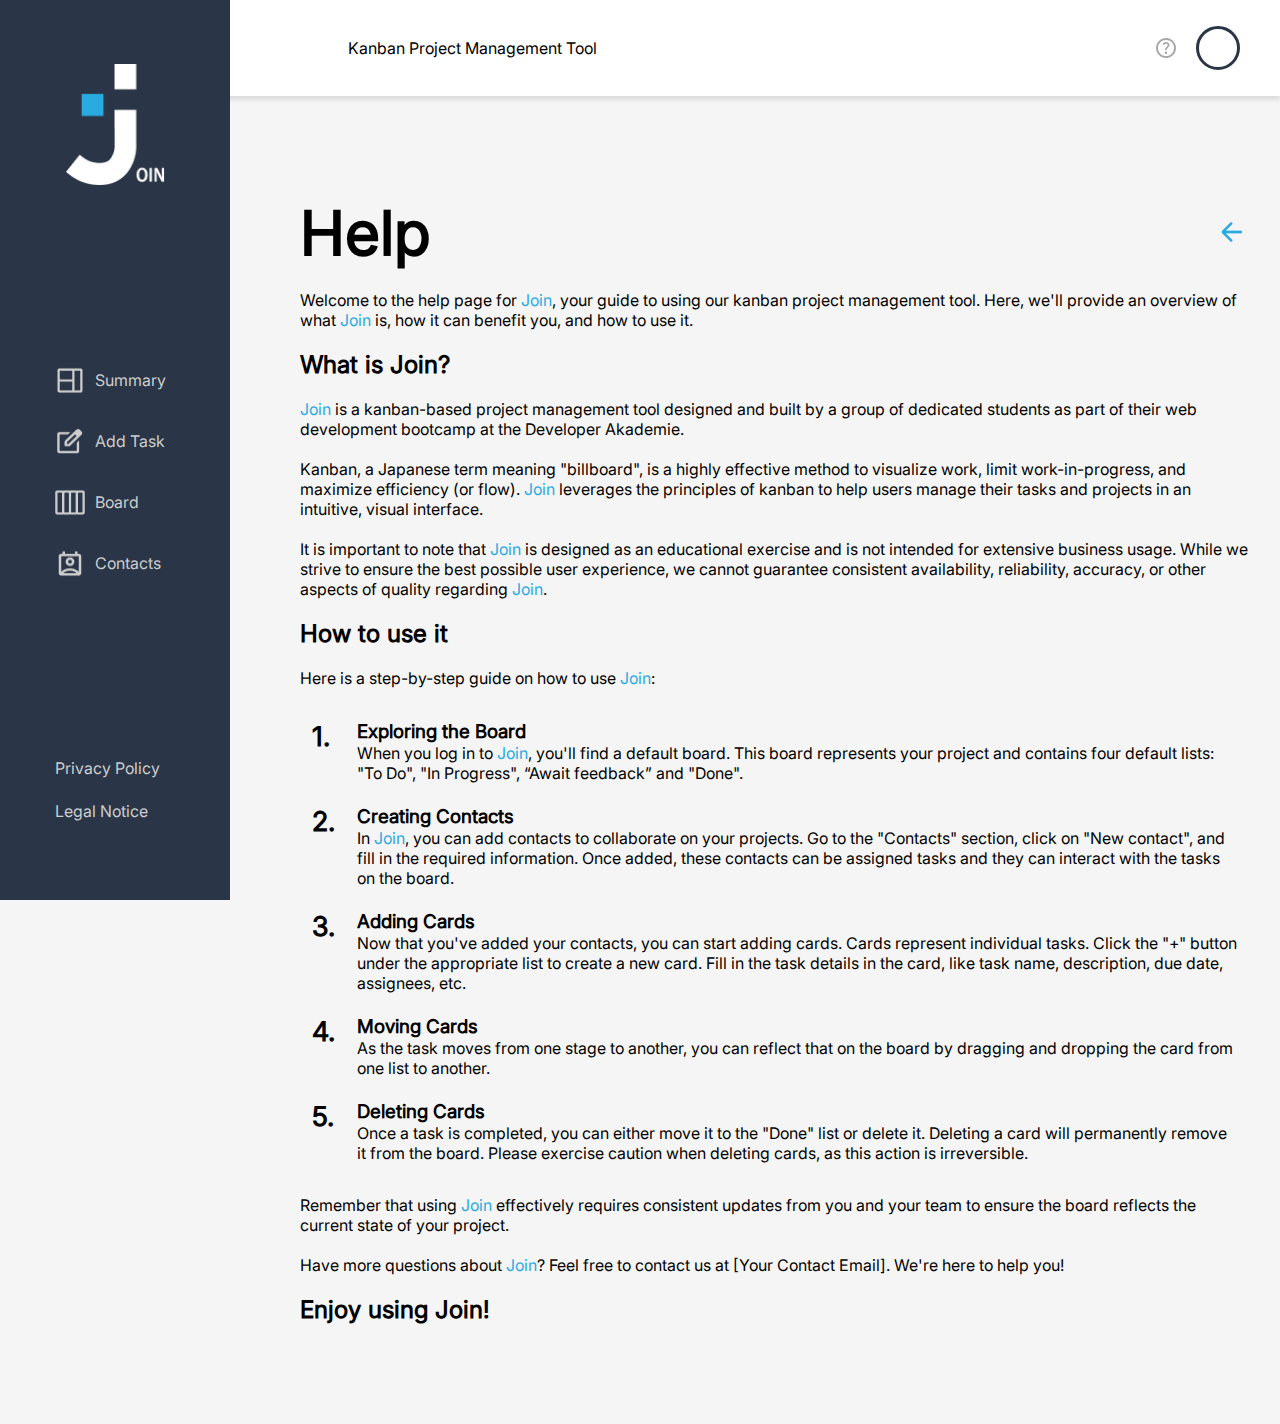
<file: help.html>
<!DOCTYPE html>
<html lang="en">
  <head>
    <meta charset="UTF-8" />
    <meta name="viewport" content="width=device-width, initial-scale=1.0" />
    <title>Help</title>
    <link rel="stylesheet" href="./css/help.css" />
    <link rel="stylesheet" href="./css/standard/standard.css" />
    <link rel="stylesheet" href="./css/standard/navbar-header.css" />
    <link rel="icon" href="./assets/icons/join-main-logo.png" type="image/png">
  </head>
  <body onload ="init(); initStorage();"onclick="closeSubMenu()">
    <div class="content">
    <header class="header-general">
      <p class="header-p">Kanban Project Management Tool</p>
      <img
      class="frame-3-icon-header"
      src="./assets/icons/join-logo-blue.svg"
      alt="Join Logo"
    />
      <div class="header-left">
        <a href="./help.html" class="help-icon"
          ><img src="./assets/icons/help.svg" alt="Go to Help Site"
        /></a>
        <span
        id="initialLetter"
          class="header-icon light-blue"
          onclick="showSubMenuLoggedIn();preventBubbling(event)"
          ></span
        >
      </div>
      <div id="subMenu" class="subMenu dp-none"></div>
    </header>
    <main>
      <nav class="frame-3">
        <img
          class="frame-3-icon"
          src="./assets/icons/join-main-logo.png"
          alt="Join Logo"
        />
        <div class="frame-3-menu">
          <a href="dashboard.html"><div class="menu-btns">
            <img
              class="menu-icon"
              src="./assets/icons/icon-summary.png"
              alt="icon-summary"
            />
            <p>Summary</p>
          </div></a>
          <a href="add-task.html"><div class="menu-btns">
            <img
              class="menu-icon"
              src="./assets/icons/icon-add-task.png"
              alt="icon-add-task"
            />
            <p>Add Task</p>
          </div></a>
          <a href="board.html"><div class="menu-btns">
            <img
              class="menu-icon"
              src="./assets/icons/icon-board.png"
              alt="icon-board"
            />
            <p>Board</p>
          </div></a>
          <a href="contacts.html"><div class="menu-btns">
            <img
              class="menu-icon"
              src="./assets/icons/icon-contacts.png"
              alt="icon-contacts"
            />
            <p>Contacts</p>
          </div>
        </div></a>
        <div class="frame-22">
          <a href="privacy-policy.html"><p class="frame-22-btns">Privacy Policy</p></a>
          <a href="legal-notice.html"><p class="frame-22-btns">Legal Notice</p></a>
        </div>
      </nav>
      <div class="help-text-content">
        <div class="help-title-content">
          <h1>Help</h1>
          <a href="Javascript:history.go(-1)">
            <img
              class="main-title-img"
              src="./assets/icons/arrow-left-line.png"
              alt=""
            />
          </a>
        </div>
        <br />
        <p>
          Welcome to the help page for <span class="light-blue">Join</span>,
          your guide to using our kanban project management tool. Here, we'll
          provide an overview of what <span class="light-blue">Join</span> is,
          how it can benefit you, and how to use it.
        </p>
        <br />
        <h2>What is Join?</h2>
        <br />
        <p>
          <span class="light-blue">Join</span> is a kanban-based project
          management tool designed and built by a group of dedicated students as
          part of their web development bootcamp at the Developer Akademie.
        </p>
        <br />
        <p>
          Kanban, a Japanese term meaning "billboard", is a highly effective
          method to visualize work, limit work-in-progress, and maximize
          efficiency (or flow). <span class="light-blue">Join</span> leverages
          the principles of kanban to help users manage their tasks and projects
          in an intuitive, visual interface.
        </p>
        <br />
        <p>
          It is important to note that <span class="light-blue">Join</span> is
          designed as an educational exercise and is not intended for extensive
          business usage. While we strive to ensure the best possible user
          experience, we cannot guarantee consistent availability, reliability,
          accuracy, or other aspects of quality regarding
          <span class="light-blue">Join</span>.
        </p>
        <br />
        <h2>How to use it</h2>
        <br />
        <p>
          Here is a step-by-step guide on how to use
          <span class="light-blue">Join</span>:
        </p>
        <br />
        <table>
          <tr>
            <td><span class="nr">1.</span></td>
            <td>
              <h3>Exploring the Board</h3>
              <p>
                When you log in to <span class="light-blue">Join</span>, you'll
                find a default board. This board represents your project and
                contains four default lists: "To Do", "In Progress", “Await
                feedback” and "Done".
              </p>
            </td>
          </tr>
          <tr>
            <td><span class="nr">2.</span></td>
            <td>
              <h3>Creating Contacts</h3>
              <p>
                In <span class="light-blue">Join</span>, you can add contacts to
                collaborate on your projects. Go to the "Contacts" section,
                click on "New contact", and fill in the required information.
                Once added, these contacts can be assigned tasks and they can
                interact with the tasks on the board.
              </p>
            </td>
          </tr>
          <tr>
            <td><span class="nr">3.</span></td>
            <td>
              <h3>Adding Cards</h3>
              <p>
                Now that you've added your contacts, you can start adding cards.
                Cards represent individual tasks. Click the "+" button under the
                appropriate list to create a new card. Fill in the task details
                in the card, like task name, description, due date, assignees,
                etc.
              </p>
            </td>
          </tr>
          <tr>
            <td><span class="nr">4.</span></td>
            <td>
              <h3>Moving Cards</h3>
              <p>
                As the task moves from one stage to another, you can reflect
                that on the board by dragging and dropping the card from one
                list to another.
              </p>
            </td>
          </tr>
          <tr>
            <td><span class="nr">5.</span></td>
            <td>
              <h3>Deleting Cards</h3>
              <p>
                Once a task is completed, you can either move it to the "Done"
                list or delete it. Deleting a card will permanently remove it
                from the board. Please exercise caution when deleting cards, as
                this action is irreversible.
              </p>
            </td>
          </tr>
        </table>
        <br />
        Remember that using <span class="light-blue">Join</span> effectively
        requires consistent updates from you and your team to ensure the board
        reflects the current state of your project.
        <br />
        <br />
        Have more questions about <span class="light-blue">Join</span>? Feel
        free to contact us at [Your Contact Email]. We're here to help you!
        <br />
        <br />
        <h2>Enjoy using Join!</h2>
      </div>
    </main>
    <footer class="footer-resp">
      <a href="dashboard.html"><div class="menu-btns-resp">
        <img class="menu-btn-icon-resp"  src="./assets/icons/icon-summary.png" alt="Summary button icon">
        <p>Summary</p>
      </div></a>
      <a href="board.html"><div class="menu-btns-resp">            
        <img class="menu-btn-icon-resp" src="./assets/icons/icon-board.png" alt="Board button icon">
        <p>Board</p></div></a>
      <a href="add-task.html"><div class="menu-btns-resp">            
        <img class="menu-btn-icon-resp"  src="./assets/icons/icon-add-task.png" alt="Add task button icon">
        <p>Add Tasks</p></div></a>
      <a href="contacts.html"><div class="menu-btns-resp">            
        <img class="menu-btn-icon-resp"  src="./assets/icons/icon-contacts.png" alt="Contacts button icon">
        <p>Contacts</p>
      </div></a>
    </footer>
  </div>
    <script src="./js/help.js"></script>
    <script src="./js/global.js"></script>
    <script src="./js/storage.js"></script>
  </body>
</html>
</file>
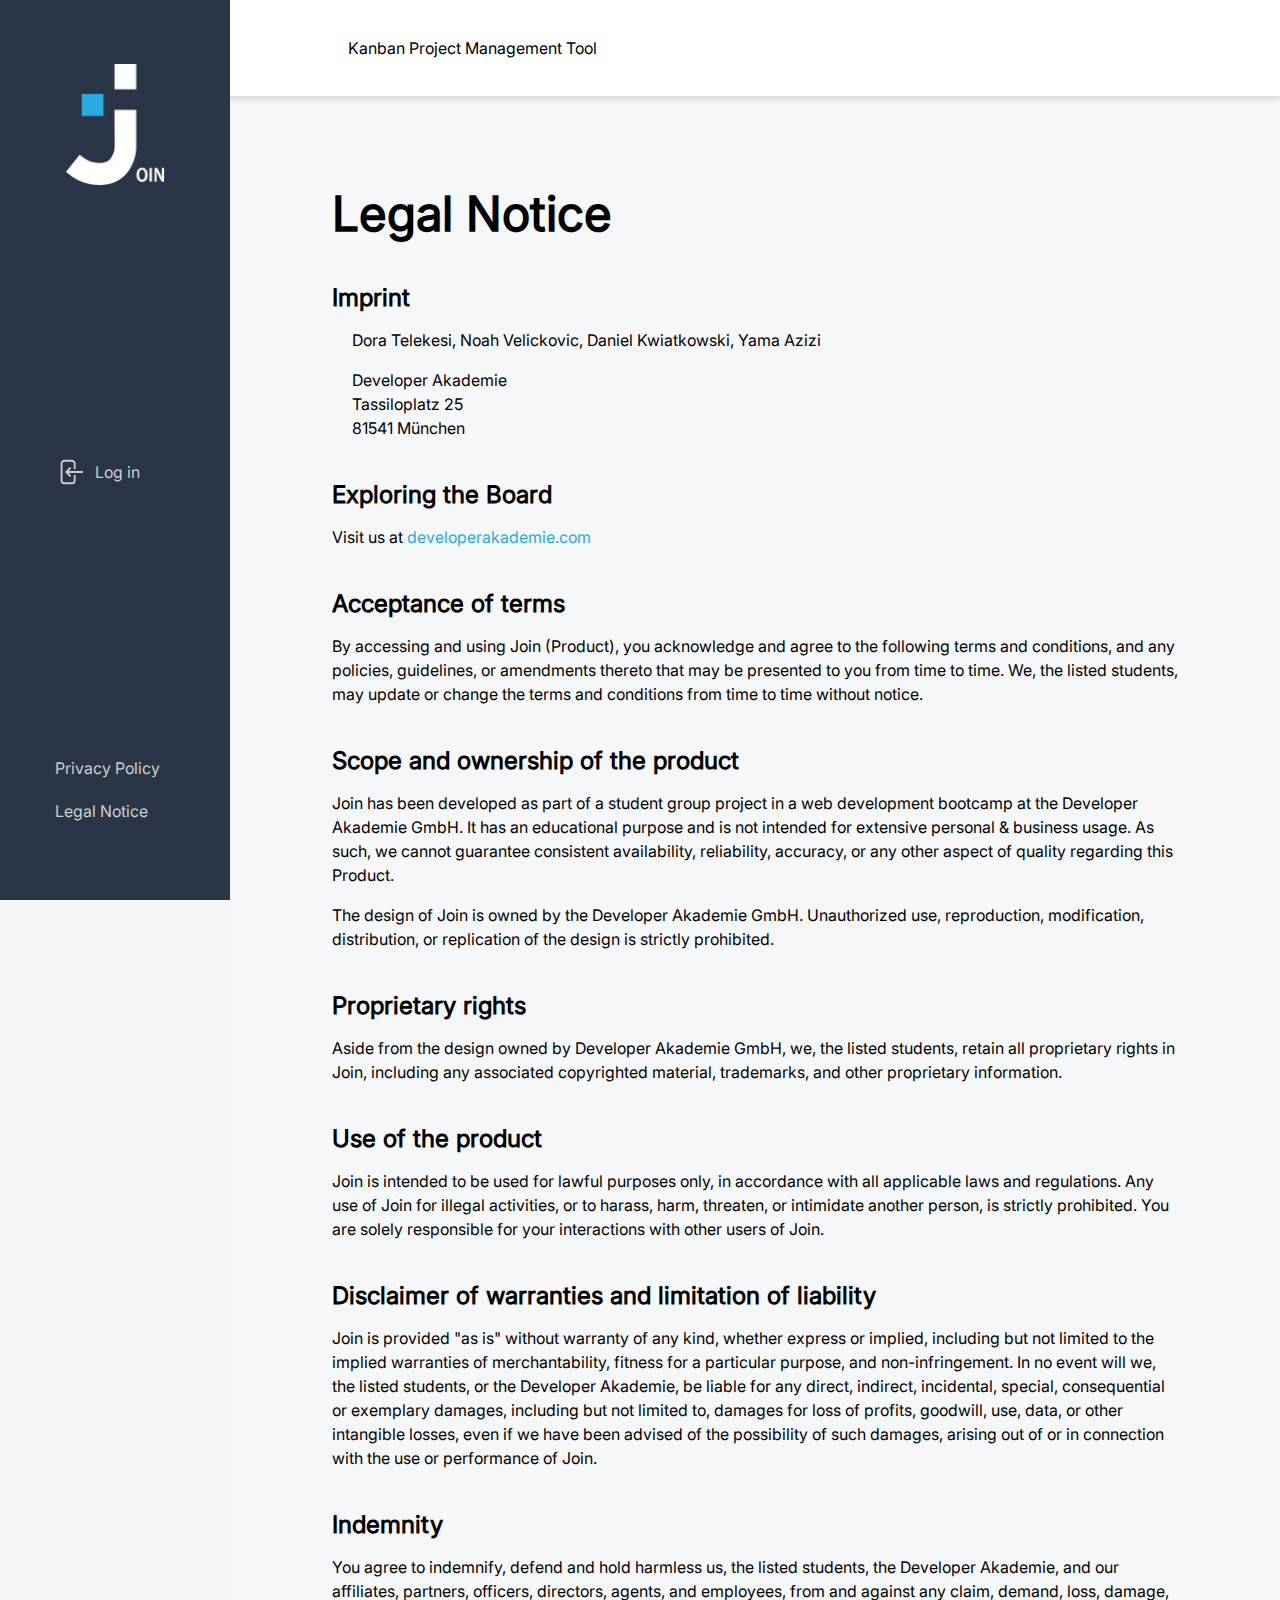
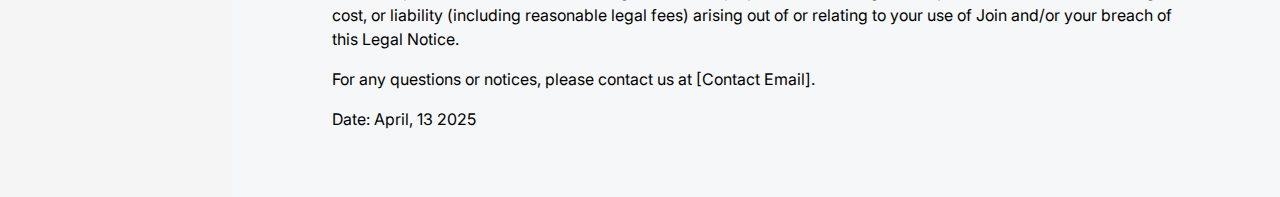
<file: legal-notice-external.html>
<!DOCTYPE html>
<html lang="en">
<head>
  <meta charset="UTF-8" />
  <meta name="viewport" content="width=device-width, initial-scale=1.0" />
  <title>Legal Notice - Join</title>
  <link rel="stylesheet" href="./css/standard/standard.css">
  <link rel="stylesheet" href="./css/standard/navbar-header.css">
  <link rel="stylesheet" href="./css/legal-notice.css">
  <link rel="stylesheet" href="./css/privacy-policy.css">
  <link rel="icon" href="./assets/icons/join-main-logo.png" type="image/png">
</head>

<body onclick="closeSubMenu()">
  <header class="header-general">
    <p class="header-p">Kanban Project Management Tool</p>
    <img     
    class="frame-3-icon-header"
    src="./assets/icons/join-logo-blue.svg"
    alt="Join Logo"
  />
    <!-- <div class="header-left">
      <a href="./help.html" class="help-icon"
        ><img src="./assets/icons/help.svg" alt="Go to Help Site"
      /></a>
      <span
        class="header-icon light-blue"
        onclick="showSubMenu();preventBubbling(event)"
        >SM</span
      >
    </div> -->
    <div id="subMenu" class="subMenu dp-none"></div>
  </header>
<nav class="frame-3">
    <img
      class="frame-3-icon"
      src="./assets/icons/join-main-logo.png"
      alt="Join Logo"
    />
    <div class="frame-3-menu">
      <a href="index.html"><div class="menu-btns">
        <svg class="menu-icon" xmlns="http://www.w3.org/2000/svg" fill="none" viewBox="0 0 24 24" stroke-width="1.5" stroke="currentColor" class="size-6">
          <path stroke-linecap="round" stroke-linejoin="round" d="M15.75 9V5.25A2.25 2.25 0 0 0 13.5 3h-6a2.25 2.25 0 0 0-2.25 2.25v13.5A2.25 2.25 0 0 0 7.5 21h6a2.25 2.25 0 0 0 2.25-2.25V15M12 9l-3 3m0 0 3 3m-3-3h12.75" />
        </svg>        
        <p>Log in</p>
     
    </div></div></a>
    <div class="frame-22">
      <a href="privacy-policy-external.html"><p class="frame-22-btns">Privacy Policy</p></a>
      <a href="legal-notice-external.html"><p class="frame-22-btns">Legal Notice</p></a>
    </div>

  </nav>

  <div class="main-content">
    <h1>Legal Notice</h1>
    <h2>Imprint</h2>
    <ul>
        <p>Dora Telekesi, Noah Velickovic, Daniel Kwiatkowski, Yama Azizi</p>
        <p class="margin-0">Developer Akademie</p>
        <p class="margin-0">Tassiloplatz 25</p>
        <p class="margin-0">81541 München</p>
    </ul>
    <h2>Exploring the Board</h2>
    <p>Visit us at <a href="https://developerakademie.com/" target="_blank">developerakademie.com</a> </p>
    <h2>Acceptance of terms</h2>
    <p>
        By accessing and using Join (Product), you acknowledge and agree to the following terms and conditions, and any policies, guidelines, or amendments thereto that may be presented to you from time to time. We, the listed students, may update or change the terms and conditions from time to time without notice.
    </p>
    <h2>Scope and ownership of the product</h2>
    <p>
        Join has been developed as part of a student group project in a web development bootcamp at the Developer Akademie GmbH. It has an educational purpose and is not intended for extensive personal & business usage. As such, we cannot guarantee consistent availability, reliability, accuracy, or any other aspect of quality regarding this Product.
    </p>
    <p>
        The design of Join is owned by the Developer Akademie GmbH. Unauthorized use, reproduction, modification, distribution, or replication of the design is strictly prohibited.
    </p>
    <h2>Proprietary rights</h2>
    <p>
        Aside from the design owned by Developer Akademie GmbH, we, the listed students, retain all proprietary rights in Join, including any associated copyrighted material, trademarks, and other proprietary information.
    </p>
    <h2>Use of the product</h2>
    <p>
        Join is intended to be used for lawful purposes only, in accordance with all applicable laws and regulations. Any use of Join for illegal activities, or to harass, harm, threaten, or intimidate another person, is strictly prohibited. You are solely responsible for your interactions with other users of Join.
    </p>
    <h2>Disclaimer of warranties and limitation of liability</h2>
    <p>
        Join is provided "as is" without warranty of any kind, whether express or implied, including but not limited to the implied warranties of merchantability, fitness for a particular purpose, and non-infringement. In no event will we, the listed students, or the Developer Akademie, be liable for any direct, indirect, incidental, special, consequential or exemplary damages, including but not limited to, damages for loss of profits, goodwill, use, data, or other intangible losses, even if we have been advised of the possibility of such damages, arising out of or in connection with the use or performance of Join.
    </p>
    <h2>Indemnity</h2>
    <p>
        You agree to indemnify, defend and hold harmless us, the listed students, the Developer Akademie, and our affiliates, partners, officers, directors, agents, and employees, from and against any claim, demand, loss, damage, cost, or liability (including reasonable legal fees) arising out of or relating to your use of Join and/or your breach of this Legal Notice.
    </p>
    <p>
        For any questions or notices, please contact us at [Contact Email].
    </p>
    <p>
        Date: April, 13 2025
    </p>
</div>
<footer class="footer-resp">
  <a href="index.html"><div class="menu-btns-resp">
    <svg class="menu-btn-icon-resp" xmlns="http://www.w3.org/2000/svg" fill="none" viewBox="0 0 24 24" stroke-width="1.5" stroke="currentColor" class="size-6">
      <path stroke-linecap="round" stroke-linejoin="round" d="M15.75 9V5.25A2.25 2.25 0 0 0 13.5 3h-6a2.25 2.25 0 0 0-2.25 2.25v13.5A2.25 2.25 0 0 0 7.5 21h6a2.25 2.25 0 0 0 2.25-2.25V15M12 9l-3 3m0 0 3 3m-3-3h12.75" />
    </svg>  
    <p>Log in</p>
  </div></a>
</footer>

  <script src="./js/dashboard.js"></script>
  <script src="./js/global.js"></script>
</body>
</html>
</file>
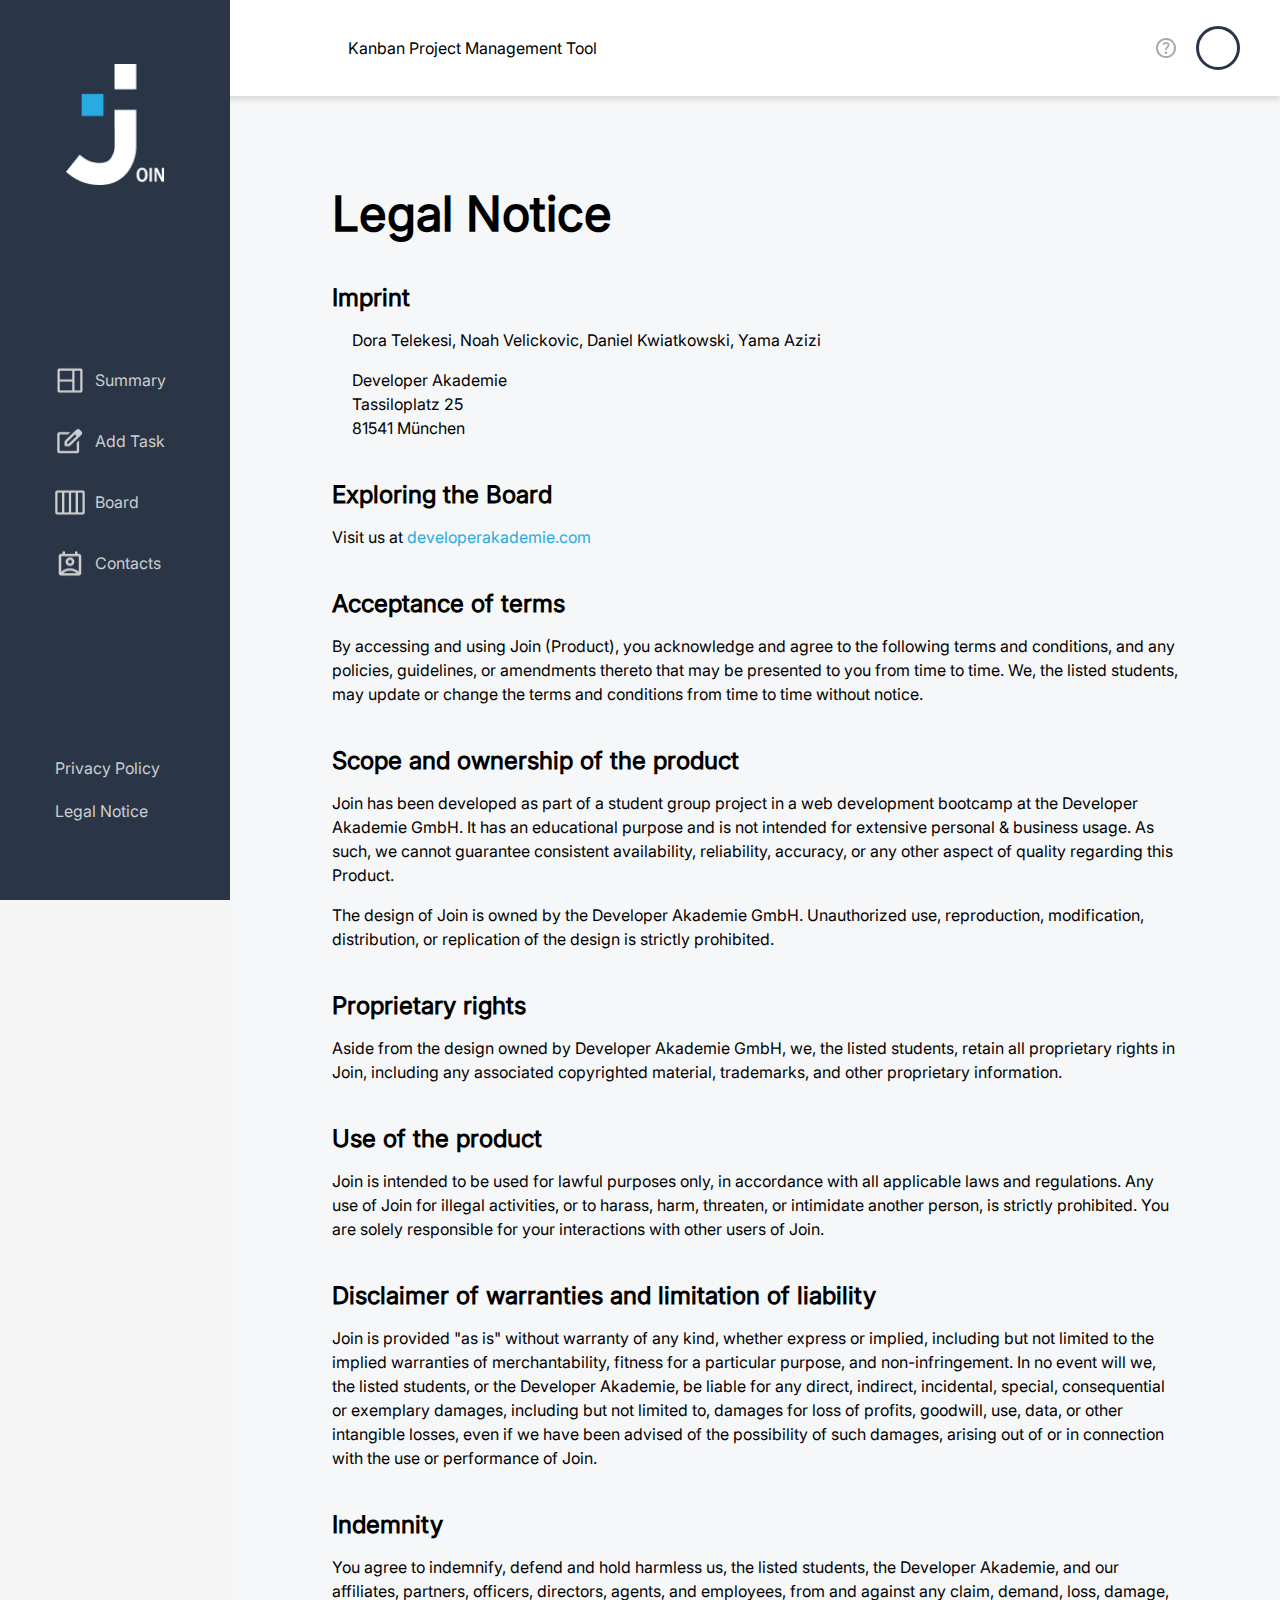
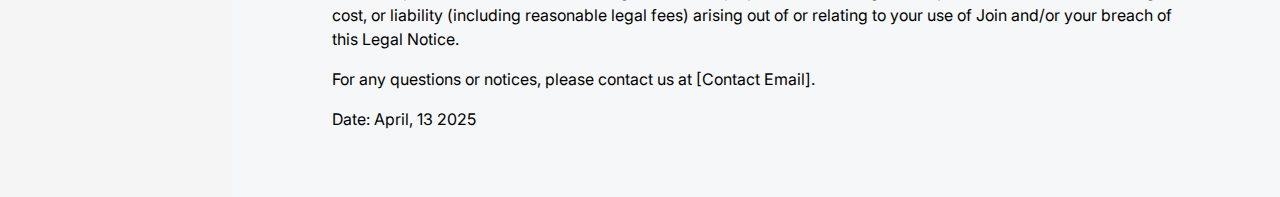
<file: legal-notice.html>
<!DOCTYPE html>
<html lang="en">
<head>
    <meta charset="UTF-8">
    <meta name="viewport" content="width=device-width, initial-scale=1.0">
    <title>Legal Notice - Join</title>
    <link rel="stylesheet" href="./css/standard/standard.css">
    <link rel="stylesheet" href="./css/standard/navbar-header.css">
    <link rel="stylesheet" href="./css/legal-notice.css">
    <link rel="stylesheet" href="./css/privacy-policy.css">
    <link rel="icon" href="./assets/icons/join-main-logo.png" type="image/png">

   
</head>

<body  onload="init()"onclick="closeSubMenu()">
    
    <header class="header-general">
        <p class="header-p">Kanban Project Management Tool</p>
        <img
        class="frame-3-icon-header"
        src="./assets/icons/join-logo-blue.svg"
        alt="Join Logo"
      />
        <div class="header-left">
          <a href="./help.html" class="help-icon"
            ><img src="./assets/icons/help.svg" alt="Go to Help Site"
          /></a>
          <span
          id="initialLetter"
            class="header-icon light-blue"
            onclick="showSubMenuLoggedIn();preventBubbling(event)"
            ></span
          >
        </div>
        <div id="subMenu" class="subMenu dp-none"></div>
      </header>
    <nav class="frame-3">
        <img
          class="frame-3-icon"
          src="./assets/icons/join-main-logo.png"
          alt="Join Logo"
        />
        <div class="frame-3-menu">
          <a href="dashboard.html"><div class="menu-btns">
            <img
              class="menu-icon"
              src="./assets/icons/icon-summary.png"
              alt="icon-summary"
            />
            <p>Summary</p>
          </div></a>
          <a href="add-task.html"><div class="menu-btns">
            <img
              class="menu-icon"
              src="./assets/icons/icon-add-task.png"
              alt="icon-add-task"
            />
            <p>Add Task</p>
          </div></a>
          <a href="board.html"><div class="menu-btns">
            <img
              class="menu-icon"
              src="./assets/icons/icon-board.png"
              alt="icon-board"
            />
            <p>Board</p>
          </div></a>
          <a href="contacts.html"><div class="menu-btns">
            <img
              class="menu-icon"
              src="./assets/icons/icon-contacts.png"
              alt="icon-contacts"
            />
            <p>Contacts</p>
          </div>
        </div></a>
        <div class="frame-22">
          <a href="privacy-policy.html"><p class="frame-22-btns">Privacy Policy</p></a>
          <a href="legal-notice.html"><p class="frame-22-btns">Legal Notice</p></a>
        </div>
      </nav>
    
    <div class="main-content">
        <h1>Legal Notice</h1>
        <h2>Imprint</h2>
        <ul>
            <p>Dora Telekesi, Noah Velickovic, Daniel Kwiatkowski, Yama Azizi</p>
            <p class="margin-0">Developer Akademie</p>
            <p class="margin-0">Tassiloplatz 25</p>
            <p class="margin-0">81541 München</p>
        </ul>
        <h2>Exploring the Board</h2>
        <p>Visit us at <a href="https://developerakademie.com/" target="_blank">developerakademie.com</a> </p>
        <h2>Acceptance of terms</h2>
        <p>
            By accessing and using Join (Product), you acknowledge and agree to the following terms and conditions, and any policies, guidelines, or amendments thereto that may be presented to you from time to time. We, the listed students, may update or change the terms and conditions from time to time without notice.
        </p>
        <h2>Scope and ownership of the product</h2>
        <p>
            Join has been developed as part of a student group project in a web development bootcamp at the Developer Akademie GmbH. It has an educational purpose and is not intended for extensive personal & business usage. As such, we cannot guarantee consistent availability, reliability, accuracy, or any other aspect of quality regarding this Product.
        </p>
        <p>
            The design of Join is owned by the Developer Akademie GmbH. Unauthorized use, reproduction, modification, distribution, or replication of the design is strictly prohibited.
        </p>
        <h2>Proprietary rights</h2>
        <p>
            Aside from the design owned by Developer Akademie GmbH, we, the listed students, retain all proprietary rights in Join, including any associated copyrighted material, trademarks, and other proprietary information.
        </p>
        <h2>Use of the product</h2>
        <p>
            Join is intended to be used for lawful purposes only, in accordance with all applicable laws and regulations. Any use of Join for illegal activities, or to harass, harm, threaten, or intimidate another person, is strictly prohibited. You are solely responsible for your interactions with other users of Join.
        </p>
        <h2>Disclaimer of warranties and limitation of liability</h2>
        <p>
            Join is provided "as is" without warranty of any kind, whether express or implied, including but not limited to the implied warranties of merchantability, fitness for a particular purpose, and non-infringement. In no event will we, the listed students, or the Developer Akademie, be liable for any direct, indirect, incidental, special, consequential or exemplary damages, including but not limited to, damages for loss of profits, goodwill, use, data, or other intangible losses, even if we have been advised of the possibility of such damages, arising out of or in connection with the use or performance of Join.
        </p>
        <h2>Indemnity</h2>
        <p>
            You agree to indemnify, defend and hold harmless us, the listed students, the Developer Akademie, and our affiliates, partners, officers, directors, agents, and employees, from and against any claim, demand, loss, damage, cost, or liability (including reasonable legal fees) arising out of or relating to your use of Join and/or your breach of this Legal Notice.
        </p>
        <p>
            For any questions or notices, please contact us at [Contact Email].
        </p>
        <p>
            Date: April, 13 2025
        </p>
    </div>
    <footer class="footer-resp">
      <a href="dashboard.html"><div class="menu-btns-resp">
        <img class="menu-btn-icon-resp"  src="./assets/icons/icon-summary.png" alt="Summary button icon">
        <p>Summary</p>
      </div></a>
      <a href="board.html"><div class="menu-btns-resp">            
        <img class="menu-btn-icon-resp" src="./assets/icons/icon-board.png" alt="Board button icon">
        <p>Board</p></div></a>
      <a href="add-task.html"><div class="menu-btns-resp">            
        <img class="menu-btn-icon-resp"  src="./assets/icons/icon-add-task.png" alt="Add task button icon">
        <p>Add Tasks</p></div></a>
      <a href="contacts.html"><div class="menu-btns-resp">            
        <img class="menu-btn-icon-resp"  src="./assets/icons/icon-contacts.png" alt="Contacts button icon">
        <p>Contacts</p>
      </div></a>
    </footer>

    
    <script src="./js/global.js"></script>
    <script src="./js/legal-notice.js"></script>
</body>
</html>
</file>
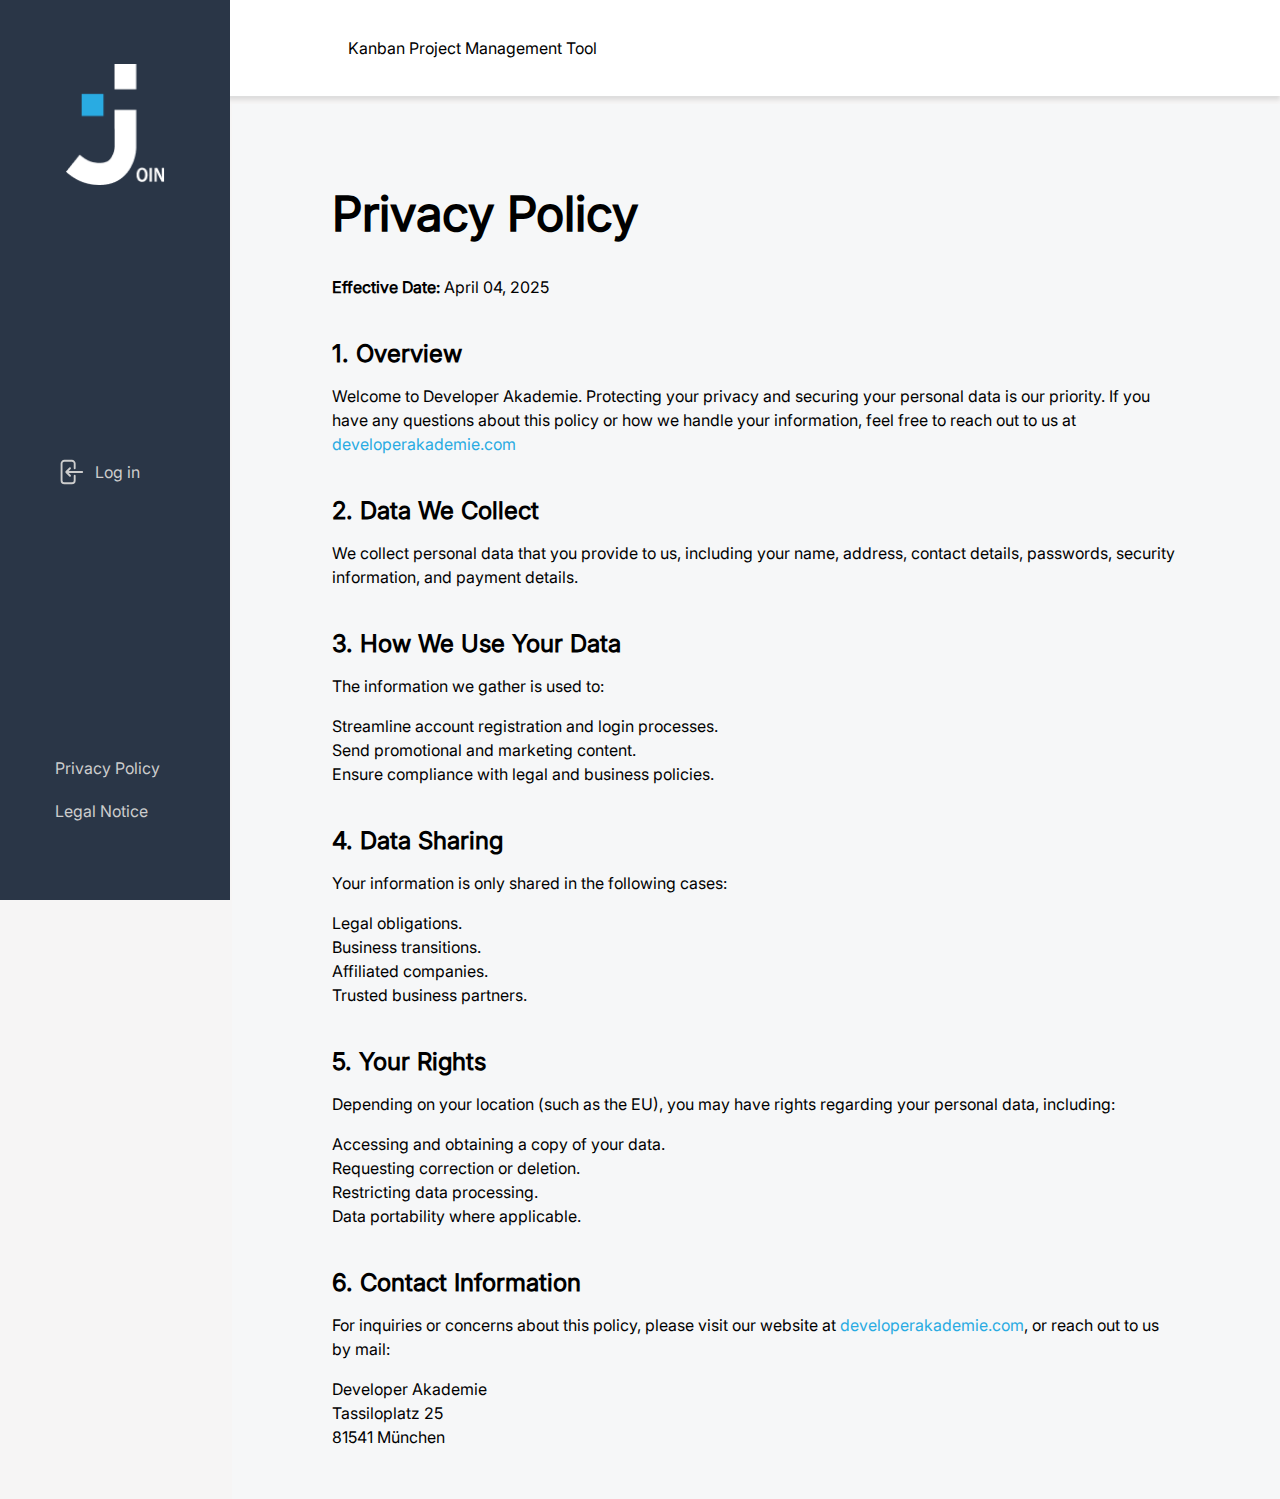
<file: privacy-policy-external.html>
<!DOCTYPE html>
<html lang="en">
<head>
  <meta charset="UTF-8" />
  <meta name="viewport" content="width=device-width, initial-scale=1.0" />
  <title>Privacy Policy - Join</title>
  <link rel="stylesheet" href="./css/standard/standard.css">
  <link rel="stylesheet" href="./css/standard/navbar-header.css">
  <link rel="stylesheet" href="./css/legal-notice.css">
  <link rel="stylesheet" href="./css/privacy-policy.css">
  <link rel="icon" href="./assets/icons/join-main-logo.png" type="image/png">
</head>

<body onclick="closeSubMenu()">
  <header class="header-general">
    <p class="header-p">Kanban Project Management Tool</p>
    <img
    class="frame-3-icon-header"
    src="./assets/icons/join-logo-blue.svg"
    alt="Join Logo"
  />
    <!-- <div class="header-left">
      <a href="./help.html" class="help-icon"
        ><img src="./assets/icons/help.svg" alt="Go to Help Site"
      /></a>
      <span
        class="header-icon light-blue"
        onclick="showSubMenu();preventBubbling(event)"
        >SM</span
      >
    </div> -->
    <div id="subMenu" class="subMenu dp-none"></div>
  </header>
  <nav class="frame-3">
    <img
      class="frame-3-icon"
      src="./assets/icons/join-main-logo.png"
      alt="Join Logo"
    />
    <div class="frame-3-menu">
      <a href="index.html"><div class="menu-btns">
        <svg class="menu-icon" xmlns="http://www.w3.org/2000/svg" fill="none" viewBox="0 0 24 24" stroke-width="1.5" stroke="currentColor" class="size-6">
          <path stroke-linecap="round" stroke-linejoin="round" d="M15.75 9V5.25A2.25 2.25 0 0 0 13.5 3h-6a2.25 2.25 0 0 0-2.25 2.25v13.5A2.25 2.25 0 0 0 7.5 21h6a2.25 2.25 0 0 0 2.25-2.25V15M12 9l-3 3m0 0 3 3m-3-3h12.75" />
        </svg>        
        <p>Log in</p>
     
    </div></div></a>
    <div class="frame-22">
      <a href="privacy-policy-external.html"><p class="frame-22-btns">Privacy Policy</p></a>
      <a href="legal-notice-external.html"><p class="frame-22-btns">Legal Notice</p></a>
    </div>
  </nav>

  <div class="main-content">
    <h1>Privacy Policy</h1>

    <p><strong>Effective Date:</strong> April 04, 2025</p>
    <h2>1. Overview</h2>
    <p>
      Welcome to Developer Akademie. Protecting your privacy and securing your personal data is our priority. If you have any questions about this policy or how we handle your information, feel free to reach out to us at <a href="https://developerakademie.com/" target="_blank">developerakademie.com</a>
    </p>

    <h2>2. Data We Collect</h2>
    <p>
      We collect personal data that you provide to us, including your name, address, contact details, passwords, security information, and payment details.
    </p>
    <h2>3. How We Use Your Data</h2>
    <p>
      The information we gather is used to:
    </p>
    <p class="margin-0">Streamline account registration and login processes.</p>
    <p class="margin-0">Send promotional and marketing content.</p>
    <p class="margin-0">Ensure compliance with legal and business policies.
    </p>
    <h2>4. Data Sharing</h2>
    <p>
      Your information is only shared in the following cases:
    </p>
    <p class="margin-0">Legal obligations.</p>
    <p class="margin-0">Business transitions.</p>
    <p class="margin-0">Affiliated companies.</p>
    <p class="margin-0">Trusted business partners.</p>
    <h2>5. Your Rights</h2>
    <p>
      Depending on your location (such as the EU), you may have rights regarding your personal data, including:
    </p>
    <p class="margin-0">Accessing and obtaining a copy of your data.</p>
    <p class="margin-0">Requesting correction or deletion.</p>
    <p class="margin-0">Restricting data processing.</p>
    <p class="margin-0">Data portability where applicable.</p>
    <h2>6. Contact Information</h2>
    <p>
      For inquiries or concerns about this policy, please visit our website at <a href="https://developerakademie.com/" target="_blank">developerakademie.com</a>, or reach out to us by mail:
    </p>
    <p class="margin-0">Developer Akademie</p>
    <p class="margin-0">Tassiloplatz 25</p>
    <p class="margin-0">81541 München</p>
</div>
<footer class="footer-resp">
  <a href="index.html"><div class="menu-btns-resp">
    <svg class="menu-btn-icon-resp" xmlns="http://www.w3.org/2000/svg" fill="none" viewBox="0 0 24 24" stroke-width="1.5" stroke="currentColor" class="size-6">
      <path stroke-linecap="round" stroke-linejoin="round" d="M15.75 9V5.25A2.25 2.25 0 0 0 13.5 3h-6a2.25 2.25 0 0 0-2.25 2.25v13.5A2.25 2.25 0 0 0 7.5 21h6a2.25 2.25 0 0 0 2.25-2.25V15M12 9l-3 3m0 0 3 3m-3-3h12.75" />
    </svg>  
    <p>Log in</p>
  </div></a>
</footer>
  <script src="./js/dashboard.js"></script>
  <script src="./js/global.js"></script>
</body>
</html>
</file>
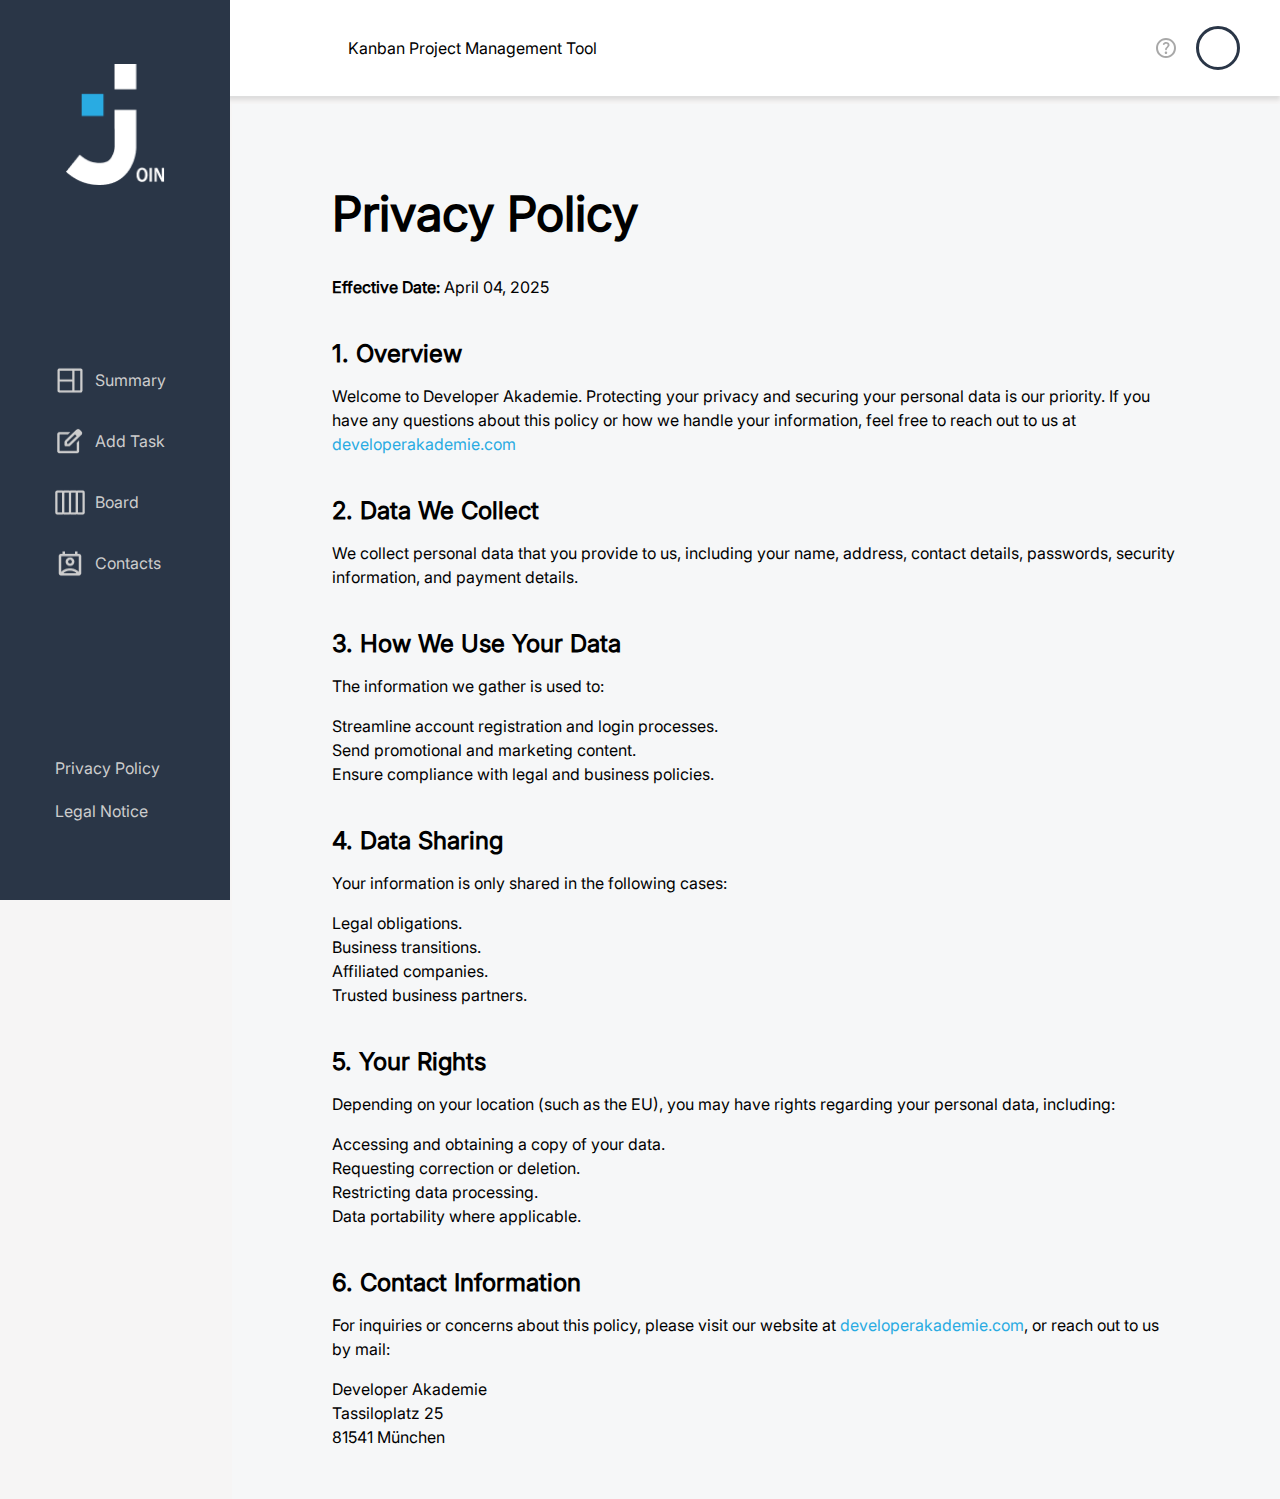
<file: privacy-policy.html>
<!DOCTYPE html>
<html lang="en">
<head>
    <meta charset="UTF-8">
    <meta name="viewport" content="width=device-width, initial-scale=1.0">
    <title>Privacy Policy - Join</title>
    <link rel="stylesheet" href="./css/standard/standard.css">
    <link rel="stylesheet" href="./css/standard/navbar-header.css">
    <link rel="stylesheet" href="./css/legal-notice.css">
    <link rel="stylesheet" href="./css/privacy-policy.css">
    <link rel="icon" href="./assets/icons/join-main-logo.png" type="image/png">
    <script src="./js/global.js"></script>
</head>

<body onload="init()"onclick="closeSubMenu()">
    
    <header class="header-general">
        <p class="header-p">Kanban Project Management Tool</p>
        <img
        class="frame-3-icon-header"
        src="./assets/icons/join-logo-blue.svg"
        alt="Join Logo"
      />
        <div class="header-left">
          <a href="./help.html" class="help-icon"
            ><img src="./assets/icons/help.svg" alt="Go to Help Site"
          /></a>
          <span
          id="initialLetter"
            class="header-icon light-blue"
            onclick="showSubMenuLoggedIn();preventBubbling(event)"
            ></span
          >
        </div>
        <div id="subMenu" class="subMenu dp-none"></div>
      </header>
    <nav class="frame-3">
        <img
          class="frame-3-icon"
          src="./assets/icons/join-main-logo.png"
          alt="Join Logo"
        />
        <div class="frame-3-menu">
          <a href="dashboard.html"><div class="menu-btns">
            <img
              class="menu-icon"
              src="./assets/icons/icon-summary.png"
              alt="icon-summary"
            />
            <p>Summary</p>
          </div></a>
          <a href="add-task.html"><div class="menu-btns">
            <img
              class="menu-icon"
              src="./assets/icons/icon-add-task.png"
              alt="icon-add-task"
            />
            <p>Add Task</p>
          </div></a>
          <a href="board.html"><div class="menu-btns">
            <img
              class="menu-icon"
              src="./assets/icons/icon-board.png"
              alt="icon-board"
            />
            <p>Board</p>
          </div></a>
          <a href="contacts.html"><div class="menu-btns">
            <img
              class="menu-icon"
              src="./assets/icons/icon-contacts.png"
              alt="icon-contacts"
            />
            <p>Contacts</p>
          </div>
        </div></a>
        <div class="frame-22">
          <a href="privacy-policy.html"><p class="frame-22-btns">Privacy Policy</p></a>
          <a href="legal-notice.html"><p class="frame-22-btns">Legal Notice</p></a>
        </div>
      </nav>

    <div class="main-content">
        <h1>Privacy Policy</h1>

        <p><strong>Effective Date:</strong> April 04, 2025</p>
        <h2>1. Overview</h2>
        <p>
          Welcome to Developer Akademie. Protecting your privacy and securing your personal data is our priority. If you have any questions about this policy or how we handle your information, feel free to reach out to us at <a href="https://developerakademie.com/" target="_blank">developerakademie.com</a>
        </p>

        <h2>2. Data We Collect</h2>
        <p>
          We collect personal data that you provide to us, including your name, address, contact details, passwords, security information, and payment details.
        </p>
        <h2>3. How We Use Your Data</h2>
        <p>
          The information we gather is used to:
        </p>
        <p class="margin-0">Streamline account registration and login processes.</p>
        <p class="margin-0">Send promotional and marketing content.</p>
        <p class="margin-0">Ensure compliance with legal and business policies.
        </p>
        <h2>4. Data Sharing</h2>
        <p>
          Your information is only shared in the following cases:
        </p>
        <p class="margin-0">Legal obligations.</p>
        <p class="margin-0">Business transitions.</p>
        <p class="margin-0">Affiliated companies.</p>
        <p class="margin-0">Trusted business partners.</p>
        <h2>5. Your Rights</h2>
        <p>
          Depending on your location (such as the EU), you may have rights regarding your personal data, including:
        </p>
        <p class="margin-0">Accessing and obtaining a copy of your data.</p>
        <p class="margin-0">Requesting correction or deletion.</p>
        <p class="margin-0">Restricting data processing.</p>
        <p class="margin-0">Data portability where applicable.</p>
        <h2>6. Contact Information</h2>
        <p>
          For inquiries or concerns about this policy, please visit our website at <a href="https://developerakademie.com/" target="_blank">developerakademie.com</a>, or reach out to us by mail:
        </p>
        <p class="margin-0">Developer Akademie</p>
        <p class="margin-0">Tassiloplatz 25</p>
        <p class="margin-0">81541 München</p>
    </div>
    <footer class="footer-resp">
      <a href="dashboard.html"><div class="menu-btns-resp">
        <img class="menu-btn-icon-resp"  src="./assets/icons/icon-summary.png" alt="Summary button icon">
        <p>Summary</p>
      </div></a>
      <a href="board.html"><div class="menu-btns-resp">            
        <img class="menu-btn-icon-resp" src="./assets/icons/icon-board.png" alt="Board button icon">
        <p>Board</p></div></a>
      <a href="add-task.html"><div class="menu-btns-resp">            
        <img class="menu-btn-icon-resp"  src="./assets/icons/icon-add-task.png" alt="Add task button icon">
        <p>Add Tasks</p></div></a>
      <a href="contacts.html"><div class="menu-btns-resp">            
        <img class="menu-btn-icon-resp"  src="./assets/icons/icon-contacts.png" alt="Contacts button icon">
        <p>Contacts</p>
      </div></a>
    </footer>
    <script src="./js/privacy-policy.js"></script>
</body>
</html>
</file>
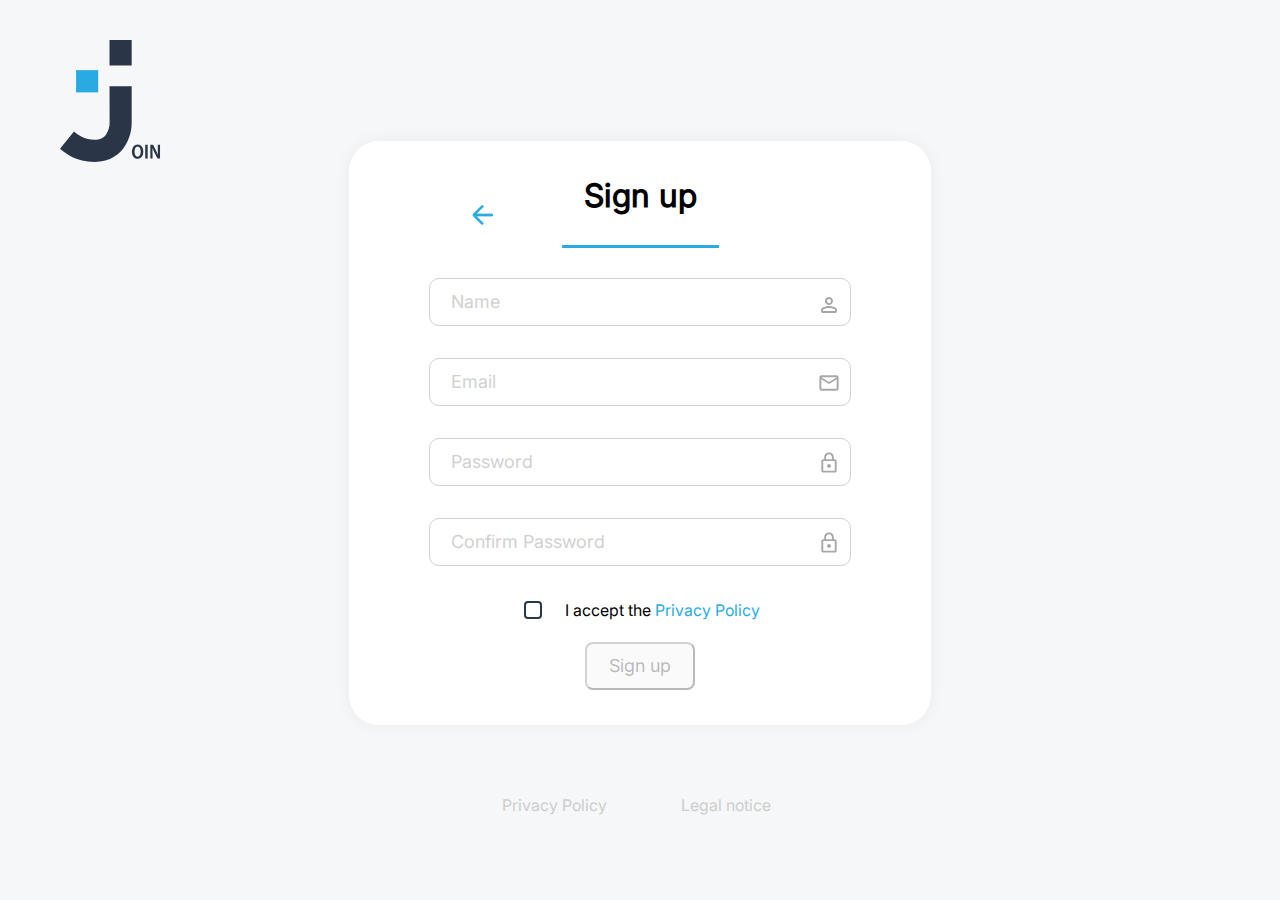
<file: sign-up.html>
<!DOCTYPE html>
<html lang="en">
  <head>
    <meta charset="UTF-8" />
    <meta name="viewport" content="width=device-width, initial-scale=1.0" />
    <title>Sign up</title>
    <link rel="stylesheet" href="./css/standard/standard.css" />
    <link rel="stylesheet" href="./css/sign-up/sign-up.css" />
    <link rel="stylesheet" href="./css/sign-up/sign-up-resp.css">
    <link rel="icon" href="./assets/icons/join-main-logo.png" type="image/png">
  </head>
  <body onload="init()">
    <div class="log" id="log"></div>
    <div class="content">
      <div>
        <img class="join-header-logo" src="./assets/icons/join-logo-blue.svg" alt="Join Logo Blue" />
      </div>
      <main class="main">
        <form class="signup-window" id="signup-window" onsubmit="addUser();return false;">
          <div class="signup-window-header">
          <a href="index.html"><img class="go-back-arrow" src="./assets/icons/arrow-left-line.png" alt="Go Back Arrow"></a>
          <h1>Sign up</h1>
        </div>
          <div class="signup-separator"></div>
          <div class="signup-inputs">
            <div class="inputfield">
            <input oninput="removeErrorMsgs('error-name', 'name');" id="name" class="text" type="text" placeholder="Name" />
            <img
              class="signup-input-imgs name-img"
              src="./assets/icons/person.svg"
              alt=""
            /><p id="error-name" class="error-msg dp-none">Please enter your name</p>
          </div>
            <div class="inputfield">
            <input oninput="removeErrorMsgs('error-email-1', 'email'); removeErrorMsgs('error-email-2', 'email')" id="email" class="email" type="email" placeholder="Email" />
            <img
              class="signup-input-imgs mail-img"
              src="./assets/icons/mail.svg"
              alt=""
            /><p id="error-email-1" class="error-msg dp-none">Please enter your email</p>
            <p id="error-email-2" class="error-msg dp-none">Please enter a valid email</p>
          </div>
            <div class="inputfield">
            <input
              oninput="removeErrorMsgs('error-pw', 'password')"
              id="password"
              class="password"
              type="password"
              placeholder="Password"
            />
            
            <img
              class="signup-input-imgs pw-img"
              src="./assets/icons/lock.svg"
              alt=""
            />
            <p id="error-pw" class="error-msg dp-none">Please enter a password</p>
          </div>
            <div class="inputfield">
            <input
              oninput="removeErrorMsgs('error-confirm-pw', 'confirm-password')"
              id="confirm-password"
              class="password"
              type="password"
              placeholder="Confirm Password"
            />
            <div>
            <img
              class="signup-input-imgs confirm-pw-img"
              src="./assets/icons/lock.svg"
              alt=""
            />
            <p id="error-confirm-pw" class="error-msg dp-none">Your passwords don`t match. Please try again</p>
          </div>
          </div>
          <div class="accept-pp">
            <img
              id="checkbox"
              class="checkbox"
              src="./assets/icons/btn-unchecked.svg"
              alt="Checkbox image"
              onclick="acceptPolicy()"
            />
            <p>
              I accept the <span class="light-blue pp">Privacy Policy</span>
            </p>
          </div>
          <button
            id="submit-btn"
            onclick="signUp()"
            class="signup-btn-enabled disable"
            type="submit"
            disabled
          >
            Sign up
          </button>
        </form>
      </main>
      <footer class="footer-signup">
        <div class="footer-btns">
          <a href="./privacy-policy-external.html"
            ><div class="footer-btn">Privacy Policy</div></a
          >
          <a href="./legal-notice-external.html"
            ><div class="footer-btn">Legal notice</div></a
          >
        </div>
      </footer>
    </div>
    <!-- <script src="./js/global.js"></script> -->
    <script src="./js/sign-up.js"></script>
  </body>
</html>
</file>
<file: css/standard/standard.css>
@font-face {
  font-family: "Inter";
  src: url(/assets/fonts/Inter/Inter_18pt-Regular.ttf);
}

* {
  scroll-behavior: smooth;
  box-sizing: border-box;
  margin: 0;
  text-decoration: none;
  font-family: "Inter", "sans-serif";
}

html,
body {
  height: 100%;
  margin: 0;
}

body {
  height: 100vh;
  overflow-x: hidden;
  background-color: rgb(246, 245, 245);
}

header {
  background-color: white;
}

/*General - Submenu*/

.subMenu {
  background-color: #2a3647;
  width: 150px;
  height: 158px;
  position: absolute;
  top: 110px;
  right: 40px;
  border-top-left-radius: 20px;
  border-bottom-right-radius: 20px;
  border-bottom-left-radius: 20px;
  padding: 10px;
  display: flex;
  flex-direction: column;
  justify-content: space-around;
  z-index: 3;
}

.subMenu-btns {
  padding: 10px;
  color: #cdcdcd;
}
.subMenu-btns:hover {
  cursor: pointer;
  background-color: #2a3d59;
}

.dp-none {
  display: none;
}

.subMenu {
  animation-duration: 0.25s;
  animation-name: slidesFromLeft;
}

@keyframes slidesFromLeft {
  from {
    top: 110px;
    right: -280px;
  }

  to {
    top: 110px;
    right: 40px;
  }
}

@media (max-width: 800px) {
  #subMenu {
    width: 145px;
    height: 138px;
    font-size: 15px;
  }
}
@media (max-width: 500px) {
  #subMenu {
    width: 130px;
    height: 128px;
    font-size: 13px;
  }
}
</file>
<file: css/index/index.css>
.content {
  width: 100%;
  display: flex;
  flex-direction: column;
  justify-content: space-between;
  align-items: center;
  background-color: #f6f7f8;
  height: 100%;
}
h1 {
  font-size: 61px;
}
.header-login {
  width: 90%;
  display: flex;
  justify-content: flex-end;
  padding: 30px;
  background-color: #f6f7f8;
}

.join-header-logo {
  position: absolute;
  left: 60px;
  top: 40px;
}
.footer-login-signup {
  display: none;
}
.header-login-signup {
  height: 130px;
  display: flex;
  flex-direction: row;
  gap: 40px;
  align-items: baseline;
}

.login-window {
  display: flex;
  flex-direction: column;
  justify-content: center;
  align-items: center;
  width: 652px;
  height: 449px;
  border-radius: 30px;
  padding: 48px 115px 48px 115px;
  box-shadow: 0 0 14px 3px rgba(0, 0, 0, 0.04);
  background: white;
  gap: 20px;
}

.signup-1 {
  font-size: 20px;
}

.signup-2 {
  font-size: 16px;
  height: 49px;
  width: 91px;
  background-color: rgba(42, 54, 71, 1);
  color: white;
  border-radius: 8px;
  display: flex;
  align-items: center;
  justify-content: center;
}

.signup-2:hover {
  background-color: rgba(41, 171, 226, 1);
  cursor: pointer;
  box-shadow: 0px 4px 4px 0px rgba(0, 0, 0, 0.25);
  transition: background-color 0.25s, box-shadow 0.25s;
}
.login-btns {
  display: flex;
}
.login-inputs {
  display: flex;
  flex-direction: column;
  gap: 20px;
}

.login-inputs input {
  width: 422px;
  height: 48px;
  border-radius: 10px;
  padding: 12px 21px 12px 21px;
  font-size: 18px;
  border: 1px solid rgba(209, 209, 209, 1);
}

.login-separator {
  width: 157px;
  height: 3px;
  background-color: rgba(41, 171, 226, 1);
}

.login-inputs input:focus {
  border-color: #29abe2 !important; /* Change the border color to blue */
  outline: none;
  box-shadow: 0 0 0 1px #29abe2; /* Add a blue outline */
}

input::placeholder {
  /* Chrome, Firefox, Opera, Safari 10.1+ */
  font-family: "Inter", sans-serif;
  opacity: 1; /* Firefox */
  font-size: 18px;
  color: #d1d1d1;
}

input:-ms-input-placeholder {
  /* Internet Explorer 10-11 */
  font-family: "Inter", sans-serif;
  font-size: 18px;
  color: #d1d1d1;
}

input:hover {
  cursor: pointer;
}

input:-ms-input-placeholder {
  /* Microsoft Edge */
  font-family: "Inter", sans-serif;
  font-size: 18px;
  color: #d1d1d1;
}

.login-input-imgs {
  position: absolute;
  height: 24px;
  width: 24px;
}

.login-inputs {
  position: relative;
}

.mail-img {
  top: 14px;
  right: 15px;
}
.pw-img {
  top: 100px;
  right: 15px;
}

.login-btns {
  display: flex;
  gap: 30px;
  font-weight: 700;
}

.login-btn {
  display: flex;
  align-items: center;
  justify-content: center;
  background-color: rgba(42, 54, 71, 1);
  color: white;
  border-radius: 8px;
  width: 110px;
  height: 48px;
}

.login-btn:hover {
  background-color: rgba(41, 171, 226, 1);
  cursor: pointer;
  box-shadow: 0px 4px 4px 0px rgba(0, 0, 0, 0.25);
  transition: background-color 0.25s, box-shadow 0.25s;
}
.guest-login-btn {
  display: flex;
  align-items: center;
  justify-content: center;
  color: rgba(42, 54, 71, 1);
  border: 2px solid rgba(42, 54, 71, 1);
  border-radius: 8px;
  width: 177px;
  height: 48px;
}

.guest-login-btn:hover {
  color: rgba(41, 171, 226, 1);
  border: 2px solid rgba(41, 171, 226, 1);
  cursor: pointer;
  box-shadow: 0px 4px 4px 0px rgba(0, 0, 0, 0.25);
  transition: border 0.25s, color 0.25s;
}

.footer-login {
  height: 130px;
  display: flex;
}
.footer-content {
  font-size: 14px;
  padding: 20px;
  display: flex;
  color: rgba(168, 168, 168, 1);
}
main {
  flex: 1;
}

.footer-btn {
  width: 121px;
  height: 35px;
  color: #cdcdcd;
  cursor: pointer;
  display: flex;
  justify-content: center;
  align-items: center;
}

.footer-btn:hover {
  cursor: pointer;
  color: #29abe2;
  font-weight: 700;
}
.footer-btns {
  width: 100%;
  display: flex;
  align-items: center;
  gap: 50px;
}

.error-msg {
  font-size: 13px;
  color: red;
}

.login-input-email,
.login-input-pw {
  height: 65px;
}

.greeting {
  position: fixed;
  top: 0;
  left: 0;
  width: 100%;
  height: 100%;
  background: white;
  display: flex;
  justify-content: center;
  align-items: center;
  z-index: 9999;
  transition: opacity 1s ease, transform 1s ease;
}

.greeting-logo {
  width: 150px;
  position: absolute;
  top: 50%;
  left: 50%;
  transform: translate(-50%, -50%);
  transition: 0.5s ease-in-out;
}

.greeting.hide {
  opacity: 0;
  pointer-events: none;
}

.greeting-logo.shrink {
  width: 1px;
}
</file>
<file: css/index/index-resp.css>
@media (max-width: 1000px) {
  .login-window {
    width: 600px;
    height: 400px;
    gap: 20px;
    padding: 0px;
  }
  .join-header-logo {
    width: 90px;
    height: 90px;
  }

  h1 {
    font-size: 50px;
  }

  .login-separator {
    width: 127px;
  }

  .login-inputs input {
    width: 380px;
    font-size: 16px;
  }
  input::placeholder {
    font-size: 16px;
  }
}

@media (max-width: 900px) {
  .join-header-logo {
    width: 75px;
    height: 75px;
  }
}

@media (max-width: 700px) {
  .join-header-logo {
    width: 70px;
    height: 70px;
  }
  .login-window {
    width: 550px;
    height: 380px;
  }

  .signup-1 {
    font-size: 18px;
  }
  h1 {
    font-size: 40px;
  }
  .login-separator {
    width: 87px;
  }
  .login-btn,
  .guest-login-btn {
    height: 40px;
  }
  .login-btn {
    width: 100px;
  }
  .guest-login-btn {
    width: 130px;
  }
  .login-inputs input {
    width: 370px;
    height: 40px;
  }

  .mail-img,
  .pw-img {
    height: 20px;
    width: 20px;
  }
  .pw-img {
    top: 95px;
  }
  .mail-img {
    top: 12px;
  }
}

@media (max-width: 600px) {
  .login-window {
    width: 460px;
    height: 390px;
  }
}

@media (max-width: 500px) {
  .header-login {
    display: none;
  }
  .login-window {
    margin-top: 130px;
    width: 360px;
    height: 400px;
  }
  .login-inputs input {
    width: 270px;
    height: 37px;
  }
  .pw-img {
    top: 75px;
  }
  .mail-img {
    top: 10px;
  }
  .login-btns {
    flex-direction: column;
    align-items: center;
    gap: 10px;
  }
  .login-btn,
  .guest-login-btn {
    width: 150px;
  }
  .footer-login {
    flex-direction: column;
    gap: 20px;
  }
  .footer-login-signup {
    gap: 20px;
    display: flex;
    justify-content: center;
    align-items: center;
  }
  .signup-1 {
    font-size: 16px;
  }
  .signup-2 {
    width: 100px;
    height: 45px;
  }
  .footer-btns {
    font-size: 15px;
    gap: 10px;
  }
  .login-inputs {
    gap: 0px;
  }
}

@media (max-width: 400px) {
  .login-window {
    width: 280px;
  }
  h1 {
    font-size: 27px;
  }
  .login-separator {
    width: 62px;
  }

  .login-inputs input {
    width: 240px;
    font-size: 13px;
  }
  .login-inputs input::placeholder {
    font-size: 13px;
  }
  .login-btn,
  .guest-login-btn {
    width: 120px;
    height: 30px;
  }
  .login-btns {
    font-size: 13px;
  }
  .signup-1,
  .signup-2 {
    font-size: 15px;
  }
  .signup-2 {
    height: 35px;
  }
  .footer-btns {
    font-size: 12px;
  }

  .pw-img {
    top: 75px;
  }
}
</file>
<file: css/add-task/add-task.css>
.main-add-task {
  flex: 1;
}
main {
  width: 100%;
}
.content {
  display: flex;
  flex-direction: column;
  max-width: 1440px;
}

.add-task-content {
  display: flex;
  flex-direction: column;
  gap: 20px;
  padding: 50px 100px 70px 100px;
  margin-left: 200px;
}

.separator {
  height: 424px;
  width: 0px;
  border: 1px solid #d1d1d1;
}

.add-task-form {
  display: flex;
  align-items: flex-start;
  gap: 40px;
}

h1 {
  font-size: 61px;
}
.header-general {
  width: 100%;
}
.add-task-1 {
  width: 420px;
  display: flex;
  flex-direction: column;
  gap: 30px;
}
.add-task-2 {
  width: 420px;
  display: flex;
  flex-direction: column;
  justify-content: space-evenly;
  gap: 30px;
}
.add-task-2 input {
  width: 420px;
  position: relative;
}

.add-task-description {
  width: 420px;
  height: 120px;
  border: 1px solid #d1d1d1;
  border-radius: 10px;
  font-size: 18px;
  padding: 15px;
}

.frame-219,
.frame-39 {
  gap: 10px;
}

#add-category-img-down,
#add-category-img-down {
  position: absolute;
  right: 15px;
}
#assigned-to-img-down,
#assigned-to-img-up {
  position: absolute;
  right: 15px;
}

.assigned-to-section,
.add-category,
.add-subtask {
  display: flex;
  flex-direction: column;
  position: relative;
}

.assigned-to-section {
  height: 125px;
}
.subtask-img:hover {
  background-color: #0c2e6218;
  border-radius: 50%;
}

input {
  border: 1px solid #d1d1d1;
  border-radius: 10px;
}

.selection {
  font-size: 20px;
  border: 1px solid #d1d1d1;
  border-radius: 10px;
  padding: 15px;
}

.selection.placeholder {
  color: #d1d1d1;
}

.selection:not(.placeholder) {
  color: #2a3647;
}

.dropdown-img {
  width: 7.21px;
  height: 4.6px;
  top: 55px;
  right: 15px;
}

.dropdown-img {
  cursor: pointer;
}

input[type="text"],
input[type="date"] {
  color: #2a3647;
  font-size: 18px;
}

input[type="date"] {
  --webkit-text-fill-color: #d1d1d1;
}
input::placeholder {
  font-size: 18px;
  color: #d1d1d1;
}

textarea:focus {
  outline: 2px solid #29abe2;
}

.add-task-content input:focus {
  border-color: #29abe2 !important; /* Change the border color to blue */
  outline: none;
  box-shadow: 0 0 0 1px #29abe2; /* Add a blue outline */
}

input,
textarea::placeholder {
  /* Chrome, Firefox, Opera, Safari 10.1+ */
  opacity: 1; /* Firefox */
  font-size: 18px;
  color: #d1d1d1;
  padding: 15px;
}

textarea::placeholder {
  padding: 0px;
}

input,
textarea:-ms-input-placeholder {
  /* Internet Explorer 10-11 */
  font-size: 18px;
  color: #d1d1d1;
}

input,
textarea::-ms-input-placeholder {
  /* Microsoft Edge */
  font-size: 18px;
  color: #d1d1d1;
}

.frame-219 {
  display: flex;
  flex-direction: column;
}

.select-priority {
  display: flex;
  flex-direction: column;
}

.priority-btns {
  display: flex;
  gap: 16px;
  justify-content: space-evenly;
  width: 420px;
  height: 56px;
}
.priority-btn {
  background-color: white;
  justify-content: center;
  align-items: center;
  display: flex;
  gap: 8px;
  border-radius: 10px;
  border: 1px solid #d1d1d1;
  padding: 16px 10px 16px 10px;
  width: 136px;
  height: 56px;
}

.priority-img {
  width: 20px;
  height: 14.5px;
}

.priority-btn:hover {
  cursor: pointer;
  box-shadow: 0px 4px 0px 0px #0000001a;
}
.red {
  color: red;
}

.add-subtask-img {
  height: 14px;
  width: 14px;
  position: absolute;
  top: 50px;
  right: 12px;
}

.add-subtask-img:hover {
  cursor: pointer;
}

.add-subtask {
  position: relative;
}

.add-date-img {
  height: 24px;
  width: 24px;
  position: absolute;
  top: 30px;
  right: 20px;
}

.add-date-img:hover {
  cursor: pointer;
}

.add-date {
  position: relative;
}

input[type="date"]::-webkit-calendar-picker-indicator {
  cursor: pointer;
}

.dp-none {
  display: none;
}

.cancel-task-img,
.accept-task-img {
  height: 22px;
  width: 22px;
  cursor: pointer;
  position: absolute;
  top: 45px;
}
.accept-task-img {
  right: 15px;
}
.cancel-task-img {
  right: 45px;
}

.small-separator {
  position: absolute;
  height: 24px;
  width: 0px;
  border: 1px solid #d1d1d1;
  top: 45px;
  right: 40px;
}

.form-footer {
  width: 100%;
  display: flex;
  justify-content: space-between;
  align-items: flex-end;
  padding-bottom: 20px;
}
.form-btns {
  display: flex;
  gap: 16px;
}

.form-btn {
  display: flex;
  justify-content: center;
  align-items: center;
  gap: 5px;
  border-radius: 10px;
  padding: 16px;
  font-size: 21px;
}
.form-btn-img {
  width: 24px;
  height: 24px;
}

.clear-hover {
  width: 24px;
  height: 24px;
}
.form-btn:hover {
  cursor: pointer;
  box-shadow: 0px 4px 0px 0px #0000001a;
}
.clear-btn {
  display: flex;
  border: 1px solid #2a3647;
}
.clear-btn:hover {
  color: #29abe2;
  border: 1px solid #29abe2;
}
.create-btn {
  color: #ffffff;
  display: flex;
  background-color: #2a3647;
  transition: background-color 100ms ease-in-out;
}
.create-btn:hover {
  background-color: #29abe2;
}

.added-to-board-msg {
  display: flex;
  justify-content: space-evenly;
  align-items: center;
  background-color: #2a3647;
  color: #ffffff;
  border-radius: 20px;
  width: 326px;
  height: 74px;
  box-shadow: 0px 4px 0px 0px rgb(0, 0, 0, 0.1);
  position: fixed;
  left: 50vw;
  top: 50%;
  transform: translate(-50%, -50%);
  animation: slidesFromBottomToMiddle 0.15s forwards;
  z-index: 9999; /* Animation duration and forwards to keep the end position */
}

@keyframes slidesFromBottomToMiddle {
  0% {
    transform: translate(-50%, 100vh); /* Start from the bottom of the viewport */
  }
  100% {
    transform: translate(-50%, -50%); /* Move to the middle of the viewport */
  }
}

.drop-down-contact-list {
  width: 420px;
  height: 180px;
  position: absolute;
  background-color: #ffffff;
  top: 82px;
  z-index: 9999;
  border-radius: 10px;
  overflow-y: scroll;
}

.contact,
.category {
  display: flex;
  align-items: center;
  justify-content: space-between;
  gap: 20px;
}

.contactListElement:hover,
.categoryListElement:hover {
  background-color: #d1d1d1;
  cursor: pointer;
}

.contactListElement,
.categoryListElement {
  background-color: white;
  color: black;
  display: flex;
  align-items: center;
  justify-content: space-between;
  padding: 2px 38px 2px 18px;
  border-radius: 8px;
}
.categoryListElement {
  height: 44px;
}

.avatar {
  background-color: #29abe2;
  border: 2px solid white;
  color: white;
}

.contact span:nth-of-type(1) {
  display: flex;
  justify-content: center;
  align-items: center;
  width: 40px;
  height: 40px;
  padding: 0;
  border-radius: 50%;
}

#selected-avatars {
  display: flex;
  gap: 6px;
}
.selected-avatar {
  display: flex;
  justify-content: center;
  align-items: center;
  color: white;
  /* background-color: #e2298f; */
  width: 18px;
  height: 18px;
  border-radius: 50%;
  padding: 16px;
  font-size: 13px;
}

.drop-down-category-list {
  width: 420px;
  /* height: 120px; */
  position: absolute;
  background-color: #ffffff;
  top: 82px;
  z-index: 9999;
  border-radius: 10px;
  overflow-y: scroll;
}

.requiredText {
  font-size: 13px;
}

/*subtask*/

.subtask-list-item-btns {
  display: flex;
  align-items: center;
  gap: 15px;
  position: relative;
}

.subtask-list-item {
  /* display: flex;
  justify-content: space-between;
  align-items: center; */
  width: 100%;
  height: 35px;
  padding: 5px;
  padding-left: 10px;
  border-radius: 10px;
  /* position: relative; */
}

.subtask-list {
  display: flex;
  flex-direction: column;
  gap: 5px;
}
.subtask-list-item:hover {
  cursor: pointer;
  background-color: rgba(168, 168, 168, 0.2);
}

.edit,
.delete,
.subtask-list-item-separator {
  position: absolute;
  top: -20px;
}
.edit {
  right: 40px;
}

.delete {
  right: 6px;
}
.subtask-list-item-separator {
  right: 33px;
}

.subtask-edit-icons {
  width: 24px;
  height: 24px;
}
.subtask-list-item-separator {
  width: 2px;
  height: 24px;
  background-color: rgba(168, 168, 168, 0.4);
}

.change-input {
  /* display: flex; */
  gap: 20px;
  position: relative;
}
.change-input input {
  height: 30px;
  width: 420px;
}
.subtask-list-item-separator-2 {
  width: 2px;
  height: 24px;
  background-color: rgba(168, 168, 168, 0.4);
}

.accept,
.delete-2,
.subtask-list-item-separator-2 {
  position: absolute;
  top: 5px;
}
.subtask {
  position: relative;
}
.accept:hover,
.delete-2:hover {
  cursor: pointer;
  background-color: rgba(168, 168, 168, 0.2);
  border-radius: 50%;
}
.accept {
  right: 12px;
}

.delete-2 {
  right: 45px;
}
.subtask-list-item-separator-2 {
  right: 39px;
}
</file>
<file: css/add-task/add-task-resp.css>
@media (max-width: 1250px) {
  .add-task-description,
  .priority-btns {
    width: 360px;
  }
  .assigned-to-section input,
  .add-category input,
  .add-subtask input,
  .assigned-to-section,
  .add-category,
  .add-subtask,
  .drop-down-contact-list,
  .drop-down-category-list {
    width: 390px;
  }
  .priority-btn {
    width: 110px;
    height: 50px;
  }
}

@media (max-width: 1200px) {
  .add-task-form {
    flex-direction: column;
    padding-bottom: 180px;
  }
  .separator {
    display: none;
  }

  .add-task-description,
  .priority-btns {
    width: 550px;
  }
  .priority-btn {
    width: 410px;
    height: 50px;
  }
  .add-task-2 input,
  .add-task-1 input {
    width: 550px;
  }
  .form-footer {
    width: 580px;
    background-color: rgb(246, 245, 245);
    height: 120px;
    position: fixed;
    bottom: 0;
    right: 0px;
    left: 0px;
    margin-left: 300px;
    padding-bottom: 30px;
    justify-content: flex-start;
    gap: 70px;
  }

  h1 {
    font-size: 55px;
  }
  .assigned-to-section input,
  .add-category input,
  .add-subtask input,
  .assigned-to-section,
  .add-category,
  .add-subtask,
  .drop-down-contact-list,
  .drop-down-category-list {
    width: 550px;
  }
}

@media (max-width: 900px) {
  .add-task-2 input,
  .add-task-1 input {
    width: 450px;
  }
  input,
  .add-task-description,
  .priority-btns {
    width: 450px;
  }

  .form-footer {
    width: 450px;
    background-color: rgb(246, 245, 245);
    height: 120px;
    position: fixed;
    bottom: 0;
    right: 0px;
    left: 0px;
    margin-left: 300px;
    padding-bottom: 30px;
    padding-top: 10px;
    flex-direction: column;
    gap: 20px;
  }
  .form-btn {
    font-size: 16px;
    height: 50px;
    width: 150px;
  }
  h1 {
    font-size: 50px;
  }
  .assigned-to-section input,
  .add-category input,
  .add-subtask input,
  .assigned-to-section,
  .add-category,
  .add-subtask,
  .drop-down-contact-list,
  .drop-down-category-list {
    width: 450px;
  }
}

@media (max-width: 800px) {
  .add-task-content {
    margin: 0px;
    padding-left: 60px;
    padding-right: 60px;
  }
  .form-footer {
    justify-content: center;
    width: 100%;
    flex-direction: row;
    margin-left: 0;
    height: 80px;
    bottom: 80px;
    right: 0px;
    left: 0px;
  }
  .frame-3 {
    z-index: 999;
  }
  .add-task-form {
    align-items: center;
    padding-bottom: 230px;
  }

  .add-task-2 input,
  .add-task-1 input {
    width: 550px;
  }
  input,
  .add-task-description,
  .priority-btns {
    width: 550px;
    height: 45px;
  }
  .assigned-to-section input,
  .add-category input,
  .add-subtask input,
  .assigned-to-section,
  .add-category,
  .add-subtask,
  .drop-down-contact-list,
  .drop-down-category-list {
    width: 550px;
  }
  .add-task-1,
  .add-task-2 {
    width: 550px;
  }
  h1 {
    font-size: 40px;
  }
  .add-task-description {
    height: 88px;
  }
  .clear-btn,
  .form-btn {
    font-size: 15px;
    height: 42px;
    width: 150px;
  }
  .footnote {
    font-size: 14px;
  }
  input::placeholder,
  .add-task-description::placeholder {
    font-size: 16px;
  }
  input[type="date"] {
    font-size: 16px;
  }
  .add-subtask-img {
    top: 47px;
  }
  .cancel-task-img,
  .accept-task-img,
  .small-separator {
    top: 41px;
  }
  #add-category-img-down,
  #add-category-img-down,
  #assigned-to-img-down,
  #assigned-to-img-up {
    top: 52px;
  }
}

@media (max-width: 600px) {
  .add-task-2 input,
  .add-task-1 input {
    width: 450px;
  }

  .add-task-description,
  .priority-btns {
    width: 450px;
  }

  .assigned-to-section input,
  .add-category input,
  .add-subtask input,
  .assigned-to-section,
  .add-category,
  .add-subtask,
  .drop-down-contact-list,
  .drop-down-category-list {
    width: 450px;
  }
  .add-task-1,
  .add-task-2 {
    width: 450px;
  }
  .form-footer {
    flex-direction: column;
    align-items: center;
    height: 95px;
    padding: 10px;
  }
  input::placeholder,
  .add-task-description::placeholder,
  input[type="date"] {
    font-size: 15px;
  }
  .cancel-task-img,
  .accept-task-img,
  .small-separator {
    top: 41px;
  }
}

@media (max-width: 500px) {
  .add-task-2 input,
  .add-task-1 input {
    width: 360px;
  }
  .priority-btns {
    width: 360px;
    height: 40px;
  }
  .assigned-to-section input,
  .add-category input,
  .add-subtask input,
  .assigned-to-section,
  .add-category,
  .add-subtask,
  .drop-down-contact-list,
  .drop-down-category-list {
    width: 360px;
  }
  .add-task-description {
    width: 360px;
  }
  .add-task-1,
  .add-task-2 {
    width: 360px;
  }
  input::placeholder,
  .add-task-description::placeholder {
    font-size: 13px;
  }
  .priority-btns {
    font-size: 14px;
  }

  .cancel-or-accept {
    top: 40px;
  }
}

@media (max-width: 400px) {
  .priority-btns {
    font-size: 13px;
  }
  .priority-btn {
    padding: 0;
  }
  .priority-img {
    width: 17px;
  }
  .add-task-2 input,
  .add-task-1 input {
    width: 280px;
  }

  .add-task-description,
  .priority-btns {
    width: 280px;
  }
  .assigned-to-section input,
  .add-category input,
  .add-subtask input,
  .assigned-to-section,
  .add-category,
  .add-subtask,
  .drop-down-contact-list,
  .drop-down-category-list {
    width: 280px;
  }
  .add-task-1,
  .add-task-2 {
    width: 280px;
  }
  .form-footer {
    padding-left: 20px;
  }
  .clear-btn,
  .form-btn {
    font-size: 12px;
    height: 40px;
    width: 140px;
  }

  .clear-btn {
    width: 120px;
  }
  .contact {
    font-size: 12px;
  }
  .avatar {
    width: 25px;
    height: 35px;
  }
}
</file>
<file: css/standard/navbar-header.css>
/* Navbar */

.footer-resp {
  display: none;
}

.frame-3 {
  width: 230px;
  background-color: #2a3647;
  display: flex;
  flex-direction: column;
  align-items: center;
  justify-content: space-between;
  position: fixed;
  top: 0;
  height: 100vh;
  padding-top: 64px;
  padding-bottom: 64px;
}

.frame-3-icon {
  width: 100px;
  height: 121px;
}

.frame-3-menu {
  display: flex;
  flex-direction: column;
  gap: 15px;
}

.menu-btns {
  display: flex;
  align-items: center;
  gap: 10px;
  color: #cdcdcd;
  height: 46px;
  width: 232px;
  padding: 8px 56px;
}

.menu-btns:hover {
  cursor: pointer;
  background-color: #3e5779;
}

.menu-icon {
  width: 30px;
  height: 30px;
}

.frame-22 {
  width: 100%;
  display: flex;
  flex-direction: column;
  align-items: center;
  gap: 8px;
}
.frame-22-btns {
  width: 121px;
  height: 35px;
  color: #cdcdcd;
}

.frame-22-btns:hover {
  cursor: pointer;
  color: #29abe2;
  transform: scale(1.05);
  font-weight: 700;
}

.subMenu {
  background-color: #2a3647;
  width: 150px;
  height: 158px;
  position: absolute;
  top: 110px;
  right: 40px;
  border-top-left-radius: 20px;
  border-bottom-right-radius: 20px;
  border-bottom-left-radius: 20px;
  padding: 10px;
  display: flex;
  flex-direction: column;
  justify-content: space-around;
}

.subMenu-btns {
  padding: 10px;
  color: #cdcdcd;
}
.subMenu-btns:hover {
  cursor: pointer;
  background-color: #2a3d59;
}

.dp-none {
  display: none;
}

.subMenu {
  animation-duration: 0.25s;
  animation-name: slide-in;
}

@keyframes slide-in {
  from {
    top: 110px;
    right: -280px;
  }

  to {
    top: 110px;
    right: 40px;
  }
}

/* Header  */

.header-general {
  display: flex;
  justify-content: space-between;
  height: 96px;
  width: 100%;
  padding: 20px 40px 20px 348px;
  align-items: center;
  box-shadow: 0px 4px 4px 0px rgba(0, 0, 0, 0.1);
}

.header-icon {
  border: 3px solid #2a3647;
  border-radius: 50%;
  padding: 10px;
  font-weight: 700;
  width: 44px;
  height: 44px;
  display: flex;
  justify-content: center;
  align-items: center;
}

.header-icon:hover {
  cursor: pointer;
  background-color: #7d7f8149;
}

.light-blue {
  color: #29abe2;
}

.header-left {
  display: flex;
  align-items: center;
  gap: 20px;
}

.help-icon {
  width: 20px;
  height: 20px;
}

.help-icon:hover {
  cursor: pointer;
  transform: scale(1.1);
}

.frame-3-icon-header {
  display: none;
}

@media (max-width: 800px) {
  header {
    padding-left: 40px !important;
  }

  .header-p {
    display: none;
  }

  .frame-3 {
    display: none;
  }

  .footer-resp {
    position: fixed;
    display: flex;
    justify-content: space-evenly;
    background-color: rgba(42, 54, 71, 1);
    height: 80px;
    width: 100%;
    bottom: 0px;
  }

  .menu-btns-resp:hover {
    cursor: pointer;
    background-color: #131820;
    border-radius: 20px;
  }

  .menu-btns-resp {
    display: flex;
    flex-direction: column;
    color: rgba(255, 255, 255, 1);
    font-size: 14px;
    align-items: center;
    justify-content: center;
    height: 76px;
    width: 76px;
  }

  .menu-btn-icon-resp {
    height: 24px;
    width: 24px;
  }

  .frame-3-icon-header {
    display: block;
    height: 64px;
  }
}
</file>
<file: css/board/board.css>
.content {
  display: flex;
  flex-direction: column;
}

.main-board {
  flex: 1;
}

.title-section {
  margin-left: 300px;
  display: flex;
  justify-content: space-between;
  align-items: flex-end;
}
.title {
  display: flex;
  flex-direction: column;
  gap: 30px;
}

.body {
  position: relative;
}
.add-task-content {
  position: absolute;
  top: 50%;
  left: 40%;
  transform: translate(-50%, -50%);
  background-color: #ffffff;
  border-radius: 20px;
  z-index: 3;
  box-shadow: 0px 0px 4px 0px rgba(0, 0, 0, 0.1);
}

.overlay {
  position: absolute;
  z-index: 2;
  height: 100vh;
  width: 100vw;
  background-color: rgba(0, 0, 0, 0.322);
}

.dp-none {
  display: none;
}

/*from Daniel*/
.add-task-btn {
  background-color: #2a3647;
  color: white;
  border: none;
  border-radius: 8px;
  padding: 8px 16px;
  font-size: 14px;
  cursor: pointer;
  transition: background-color 0.2s;
  border: unset;
  display: flex;
  gap: 10px;
}

.task-btn {
  display: flex;
  background-color: #2a3647;
  color: white;
  border: none;
  border-radius: 8px;
  padding: 8px 16px;
  font-size: 14px;
  cursor: pointer;
  transition: background-color 0.2s;
  border: unset;
  display: flex;
  gap: 10px;
}

.white {
  height: 18px;
  width: 18px;
}

.task-btn:hover {
  background-color: #29abe2;
}

.add-task-btn:hover {
  background-color: #29abe2;
}

.add-task-btn-s {
  display: none;
}

/**/

.board-content {
  margin-top: 30px;
  margin-right: 30px;
}

.search_add_task_btn {
  position: relative;
  display: flex;
  gap: 20px;
}

.searchfield,
.add-task-btn {
  height: 48px;
}

.search-field-and-icon {
  position: relative;
}

.searchfield {
  width: 312px;
  border-radius: 10px;
  border: 1px solid rgba(168, 168, 168, 1);
  padding: 8px 16px 8px 16px;
}

.searchfield::placeholder {
  color: rgba(209, 209, 209, 1);
}
.add-task-btn {
  width: 160px;
  display: flex;
  justify-content: center;
  align-items: center;
  font-size: 21px;
}

.search_add_task_btn {
  position: relative;
}

.priority-btn-group {
  display: flex;
  gap: 12px;
  margin-bottom: 12px;
}

.prio-btn {
  background-color: white;
  justify-content: center;
  align-items: center;
  display: flex;
  gap: 8px;
  border-radius: 10px;
  border: 1px solid #d1d1d1;
  padding: 16px 10px 16px 10px;
  width: 136px;
  height: 45px;
}

.prio-icon {
  width: 18px;
  height: 18px;
}

.prio-btn:hover {
  cursor: pointer;
  box-shadow: 0px 4px 0px 0px #0000001a;
}

.prio-btn:active {
  transform: scale(0.96);
}

.prio-selected-low {
  background-color: #7ae229;
  border-color: #7ae229;
  color: white;
}

.prio-selected-medium {
  background-color: #ffa800;
  border-color: #ffa800;
  color: white;
}

.prio-selected-urgent {
  background-color: #ff3d00;
  border-color: #ff3d00;
  color: white;
}

.prio-selected-low .prio-icon,
.prio-selected-medium .prio-icon,
.prio-selected-urgent .prio-icon {
  filter: brightness(0) invert(1);
}

.dropdown-edit {
  border: 1px solid #d1d1d1;
  border-radius: 10px;
  padding: 12px;
  cursor: pointer;
  position: relative;
  background-color: white;
  margin-bottom: 16px;
}

.dropdown-header-edit {
  display: flex;
  justify-content: space-between;
  align-items: center;
}

.dropdown-content-edit {
  max-height: 200px;
  overflow-y: auto;
  border: 1px solid #d1d1d1;
  border-radius: 8px;
  padding: 8px;
  margin-top: 6px;
  background-color: white;
  position: absolute;
  width: 100%;
  z-index: 2;
}

.contact-item-edit {
  display: flex;
  align-items: center;
  justify-content: space-between;
  padding: 6px 8px;
  border-radius: 6px;
  cursor: pointer;
}

.contact-item-edit:hover {
  background-color: #f0f0f0;
}

.contact-left-edit {
  display: flex;
  align-items: center;
  gap: 8px;
}

.avatar-circle-edit {
  width: 32px;
  height: 32px;
  border-radius: 50%;
  color: white;
  font-weight: bold;
  display: flex;
  justify-content: center;
  align-items: center;
}

.selected-contacts-edit {
  display: flex;
  gap: 6px;
  flex-wrap: wrap;
  margin-top: 8px;
}

.contact-option {
  display: flex;
  justify-content: space-between;
  align-items: center;
  padding: 8px;
  cursor: pointer;
}

.contact-left {
  display: flex;
  align-items: center;
  gap: 8px;
}

.contact-initials {
  width: 32px;
  height: 32px;
  border-radius: 50%;
  color: white;
  font-weight: bold;
  display: flex;
  justify-content: center;
  align-items: center;
}

.contact-badge {
  display: inline-block;
  background-color: gray;
  color: white;
  padding: 6px 10px;
  border-radius: 20px;
  margin: 4px;
  font-weight: bold;
}

.search-icon,
.separator-search {
  position: absolute;
}
.search-icon:hover {
  cursor: pointer;
}

.separator-search {
  height: 31px;
  width: 0px;
  border: 1px solid rgba(209, 209, 209, 1);
  top: 10px;
  right: 220px;
}

.search-icon {
  top: 10px;
  right: 185px;
}

.board-columns {
  padding-left: 300px;
  padding-top: 30px;
  display: flex;
  gap: 10px;
}

.col {
  display: flex;
  flex-direction: column;
  gap: 20px;
  align-items: center;
}
.board-column-title {
  width: 100%;
  display: flex;
  justify-content: space-between;
  color: rgba(66, 82, 110, 1);
}
.list {
  font-weight: 700;
  display: flex;
  /* width: 220px; */
  align-items: center;
  justify-content: space-between;
}
.board-columns {
  display: flex;
  justify-content: space-between;
}
.column {
  display: flex;
  width: 220px;
  height: 1200px;
  align-items: center;
  border-radius: 10px;
  flex-direction: column;
  justify-content: flex-start;
  gap: 10px;
}

/*Small Cards on Board*/
.card-s {
  width: 210px;
  height: 220px;
  background-color: white;
  border-radius: 20px;
  padding: 13px;
  display: flex;
  flex-direction: column;
  justify-content: space-between;
  box-shadow: 0px 0px 10px 3px rgba(0, 0, 0, 0.08);
}
.category-card-s {
  width: 125px;
  height: 27px;
  background-color: blue;
  color: white;
  border-radius: 8px;
  display: flex;
  align-items: center;
  justify-content: center;
  padding: 7px;
}

.title-card-s {
  font-weight: 700;
}
.description-card-s {
  font-size: 14px;
  color: rgba(168, 168, 168, 1);
}
.subtask-nr-s {
  font-size: 13px;
}

#selected-avatars {
  display: flex;
}
.selected-avatar-card-s {
  display: flex;
  justify-content: center;
  align-items: center;
  color: white;
  border: 2px solid #ffffff;
  width: 13px;
  height: 13px;
  border-radius: 50%;
  padding: 16px;
  font-size: 12px;
  margin-left: -10px;
}

.selected-avatar-card-s-task {
  display: flex;
  justify-content: center;
  align-items: center;
  color: white;
  border: 2px solid #ffffff;
  width: 13px;
  height: 13px;
  border-radius: 50%;
  padding: 16px;
  font-size: 12px;
  margin: 4px 12px 4px 24px;
}

li {
  list-style-type: none;
}

.selected-avatars {
  display: flex;
  align-items: center;
  margin-left: 10px;
}

.footer-card-s {
  display: flex;
  align-items: center;
  justify-content: space-between;
}
.subtask-card-s {
  display: flex;
  align-items: center;
  justify-content: space-between;
}
.prio-img-card-s {
  height: 17px;
  width: 17px;
}
.subtask-progbar-s {
  background-color: antiquewhite;
  width: 80px;
  height: 7px;
  border-radius: 20px;
  border: 1px solid rgba(69, 137, 255, 1);
}
.progress-bar-filling {
  background-color: rgba(69, 137, 255, 1);
  height: 7px;
  border-radius: 20px;
}

.add-to-column {
  cursor: pointer;
  width: 24px;
  height: 24px;
}

.no-task {
  background-color: rgba(231, 231, 231, 1);
  border: 1px dashed rgba(168, 168, 168, 1);
  color: rgba(168, 168, 168, 1);
  border-radius: 10px;
  width: 100%;
  /* width: 210px;
  height: 48px; */
  padding: 10px 20px 10px 10px;
  display: flex;
  justify-content: center;
  align-items: center;
  text-align: center;
}

.grab {
  cursor: move;
  cursor: url(images/grab.cur); /* fallback: Internet Explorer */
  cursor: -webkit-grab; /* Chrome 1-21, Safari 4+ */
  cursor: -moz-grab; /* Firefox 1.5-26 */
}

.grab:active {
  cursor: url(images/grabbing.cur);
  cursor: -webkit-grabbing;
  cursor: -moz-grabbing;
}

.drag-area-highlight {
  /* border: 3px dashed rgb(87, 86, 102); */
  background-color: rgba(231, 231, 231, 1);
}

.searchfield:focus {
  outline: none;
  border: 2px solid #29abe2;
}

.card-details-overlay {
  position: fixed;
  top: 0;
  left: 0;
  width: 100%;
  height: 100%;
  background-color: rgba(0, 0, 0, 0.4);
  display: flex;
  justify-content: center;
  align-items: center;
  z-index: 1000;
}

.card-details-content {
  background-color: white;
  padding: 24px;
  border-radius: 24px;
  width: 400px;
  height: 600px;
  overflow-y: auto;
}

.card-details-content::-webkit-scrollbar {
  height: 100%;
}

.overlay-footer {
  position: fixed;
  width: 345px;
  bottom: 150px;
  left: auto;
  right: calc(50% - 170px);
  background: white;
  padding: 8px 12px;
  border-radius: 8px;
  box-shadow: 0 0 8px rgba(0, 0, 0, 0.1);
}

.margin-bottom {
  margin-bottom: 40px;
}

.contact-change {
  display: flex;
  gap: 10px;
  align-items: center;
}

.edit {
  margin-right: 12px;
}

.edit:hover,
.delete:hover {
  cursor: pointer;
  color: rgba(0, 124, 238, 1);
}

.delete-display:hover {
  color: #29abe2;
  cursor: pointer;
}

.task-overlay-contact {
  display: flex;
  align-items: center;
  margin: 4px 0 4px 12px;
}

.task-overlay-footer {
  display: flex;
  justify-content: end;
}

.margin-left {
  margin-left: 8px;
}

.confirmation-overlay {
  position: fixed;
  top: 0;
  left: 0;
  width: 100vw;

  height: 100vh;
  background-color: rgba(0, 0, 0, 0.5);
  display: flex;
  justify-content: center;
  align-items: center;
  z-index: 9999;
}

.confirmation-box {
  background-color: white;
  padding: 24px;
  border-radius: 12px;
  text-align: center;
  max-width: 300px;
  box-shadow: 0 4px 12px rgba(0, 0, 0, 0.2);
}

.confirmation-buttons {
  margin-top: 16px;
  display: flex;
  justify-content: space-around;
}

.btn {
  padding: 8px 16px;
  border-radius: 6px;
  border: none;
  cursor: pointer;
  font-weight: 500;
  transition: all 0.2s ease;
  transform: scale(1);
}

.btn:active {
  transform: scale(0.95); /* Click animation */
}

.btn-confirm {
  background-color: #ff4d4d;
  color: white;
}

.btn-confirm:hover {
  background-color: #e60000;
}

.btn-cancel {
  background-color: #e0e0e0;
}

.btn-cancel:hover {
  background-color: #c2c2c2;
}

.edit-input,
.edit-textarea {
  width: 100%;
  padding: 10px;
  margin-bottom: 12px;
  border: 1px solid #ccc;
  border-radius: 6px;
  font-size: 16px;
  color: black;
}

.edit-textarea {
  resize: vertical;
  min-height: 80px;
}

.edit-btn-row {
  display: flex;
  gap: 12px;
  margin-top: 16px;
  justify-content: flex-end;
}

.card-overlay-header-flex {
  display: flex;
  justify-content: space-between;
  padding-bottom: 12px;
}

.card-overlay-header-flex-right {
  display: flex;
  justify-content: right;
  padding-bottom: 12px;
}

.task-title {
  font-size: 36px;
  margin-bottom: 12px;
}

.task-description {
  margin-bottom: 12px;
  font-size: 18px;
}

.task-date {
  margin-bottom: 12px;
}

.task-priority {
  margin-bottom: 12px;
  margin-right: 12px;
}

.flex-priority {
  display: flex;
}

.assigned-person {
  display: flex;
  align-items: center;
}

.task-subtask {
  margin-bottom: 12px;
}

.task-list {
  margin-bottom: 6px;
}

/* Dropdown für Kontakte */
.edit-assigned-section {
  margin-bottom: 16px;
}

.dropdown-edit {
  border: 1px solid #d1d1d1;
  border-radius: 10px;
  padding: 12px;
  cursor: pointer;
  position: relative;
  background-color: white;
  margin-bottom: 16px;
}

.dropdown-header-edit {
  display: flex;
  justify-content: space-between;
  align-items: center;
}

.dropdown-content-edit {
  max-height: 200px;
  overflow-y: auto;
  border: 1px solid #d1d1d1;
  border-radius: 8px;
  padding: 8px;
  margin-top: 6px;
  background-color: white;
  position: absolute;
  width: 100%;
  z-index: 2;
}

.contact-item-edit {
  display: flex;
  align-items: center;
  justify-content: space-between;
  padding: 6px 8px;
  border-radius: 6px;
  cursor: pointer;
}

.contact-item-edit:hover {
  background-color: #f0f0f0;
}

.contact-left-edit {
  display: flex;
  align-items: center;
  gap: 8px;
}

.avatar-circle-edit {
  width: 32px;
  height: 32px;
  border-radius: 50%;
  color: white;
  font-weight: bold;
  display: flex;
  justify-content: center;
  align-items: center;
}

.selected-contacts-edit {
  display: flex;
  gap: 6px;
  flex-wrap: wrap;
  margin-top: 8px;
}

.contact-badge {
  display: inline-block;
  background-color: gray;
  color: white;
  padding: 6px 10px;
  border-radius: 20px;
  margin: 4px;
  font-weight: bold;
}

.assigned-to-img {
  width: 24px;
  height: 24px;
  cursor: pointer;
}

.dp-none {
  display: none;
}

.avatar-row {
  display: flex;
  gap: 8px;
  margin-top: 8px;
}

.selected-avatar {
  width: 32px;
  height: 32px;
  border-radius: 50%;
  color: white;
  display: flex;
  align-items: center;
  justify-content: center;
  font-size: 14px;
}
</file>
<file: css/add-task/add-task-floating.css>
.add-task-content {
  padding: 60px;
  transform: translate(100vw, -50%);
  animation: slideInFromRight 0.25s forwards;
}
.add-task-main-title {
  display: flex;
  justify-content: space-between;
  align-items: center;
}
@keyframes slideInFromRight {
  0% {
    transform: translate(100vw, -50%);
  }
  100% {
    transform: translate(-50%, -50%);
  }
}

.closing {
  animation: slideOutToRight 0.25s forwards;
}
@keyframes slideOutToRight {
  0% {
    transform: translate(-50%, -50%);
  }
  100% {
    transform: translate(100vw, -50%);
  }
}

.add-task-title {
  display: flex;
  justify-content: space-between;
}

.add-task-1 {
  width: 360px;
}

.add-task-close-btn {
  width: 30px;
  height: 30px;
}
.add-task-close-btn:hover {
  cursor: pointer;
  background-color: rgba(209, 209, 209, 0.434);
  border-radius: 50%;
}

.add-task-2 {
  width: 360px;
}

.add-task-description {
  width: 360px;
  height: 100px;
  padding: 20px;
}

.assigned-to-section,
.add-category {
  position: relative;
}

.priority-btns {
  width: 360px;
  height: 48px;
}
.priority-btn {
  background-color: transparent;
  height: 48px;
}

.add-task-2 input {
  width: 360px;
}

.drop-down-contact-list {
  width: 360px;
  /* height: 160px; */
}

.selected-avatar {
  background-color: #29abe2;
}

.drop-down-category-list {
  width: 360px;
  /* height:160px; */
}
</file>
<file: css/add-task/add-task-floating-resp.css>
@media (max-width: 1200px) {
  .add-task-content {
    width: 800px;
    height: 750px;
  }
  input,
  .add-task-description,
  .add-task-2 input {
    width: 280px;
  }
  .drop-down-contact-list,
  .drop-down-category-list {
    width: 280px;
    font-size: 14px;
  }

  .add-task-1,
  .add-task-2,
  .priority-btns {
    width: 280px;
  }
  .priority-btn {
    font-size: 14px;
    padding: 12px 6px 12px 6px;
  }
}

@media (max-width: 1050px) {
  .add-task-form {
    flex-direction: column;
    padding-bottom: 50px;
  }
  .separator {
    display: none;
  }
  .extra-div {
    height: 600px;
  }
  .add-task-content {
    width: 500px;
    height: 750px;
    padding-bottom: 170px;
    overflow: hidden;
  }
  .scroller {
    height: 100%;
    overflow-y: auto;
    overflow-x: hidden;
  }
  .add-task-title {
    align-items: center;
  }
  h1 {
    font-size: 50px;
  }

  input,
  .add-task-description,
  .add-task-2 input {
    width: 360px;
  }
  .drop-down-contact-list,
  .drop-down-category-list {
    width: 360px;
  }

  .add-task-1,
  .add-task-2,
  .priority-btns {
    width: 360px;
  }
  .priority-btn {
    font-size: 14px;
    padding: 12px 6px 12px 6px;
  }

  .form-footer {
    position: fixed;
    bottom: 40px;
    background-color: white;
    flex-direction: column;
    align-items: normal;
    padding: 20px;
    height: 80px;
    z-index: 999;
  }
}

@media (max-width: 800px) {
  body {
    overflow-x: visible;
  }
  .overlay {
    display: none;
  }
  .add-task-content {
    width: 100%;
    margin: 0 auto;
    height: calc(100% - 175px);
    margin-top: 15px !important;
  }
  .main-board {
    padding: 20px;
  }
  .add-task-content {
    padding: 20px;
    transform: translate(100vw, -50%);
    animation: slideInFromRightResp 0.25s forwards;
    border-radius: 0px;
    position: absolute;
    padding-right: 0px;
    /* top: 482px; */
    background-color: rgb(246, 245, 245);
    align-items: center;
    /* bottom:80px; */
  }
  .main-board {
    position: relative;
  }

  .form-footer {
    width: 80%;
    padding: 0;
    bottom: 5px;
    background-color: rgb(246, 245, 245);
  }

  @keyframes slideInFromRightResp {
    0% {
      transform: translate(100vw, -50%);
    }
    100% {
      transform: translate(-40%, -50%);
    }
  }

  .closing {
    animation: slideOutToRight 0.25s forwards;
  }
  @keyframes slideOutToRight {
    0% {
      transform: translate(-40%, -50%);
    }
    100% {
      transform: translate(100vw, -50%);
    }
  }
  input,
  .add-task-description,
  .add-task-2 input {
    width: 360px;
  }
  .drop-down-contact-list,
  .drop-down-category-list {
    width: 550px;
  }

  .add-task-1,
  .add-task-2,
  .priority-btns {
    width: 560px;
  }
  .priority-btns {
    width: 560px;
  }
  .scroller {
    width: 100%;
  }

  .add-task-content {
    margin: 0px;
    padding-left: 0px;
    padding-right: 0px;
  }
  .form-footer {
    justify-content: center;
    width: 100%;
    flex-direction: row;
    margin-left: 0;
    height: 80px;
    bottom: 0px;
    right: 0px;
    left: 0px;
    gap: 20px;
  }
  .add-task-main-title {
    width: 80%;
    margin: 0 auto;
  }

  .frame-3 {
    z-index: 999;
  }

  .add-task-form {
    align-items: center;
    padding-bottom: 230px;
  }

  .add-task-2 input {
    width: 550px;
  }
  input,
  .add-task-description,
  .priority-btns {
    width: 550px;
    height: 45px;
  }
  .add-task-1,
  .add-task-2 {
    width: 550px;
  }
  h1 {
    font-size: 40px;
  }
  .add-task-description {
    height: 88px;
  }
  .clear-btn,
  .form-btn {
    font-size: 15px;
    height: 42px;
    width: 150px;
  }
  .footnote {
    font-size: 14px;
  }
  input::placeholder,
  .add-task-description::placeholder {
    font-size: 16px;
  }
  input[type="date"] {
    font-size: 16px;
  }
  .assigned-to-img,
  .add-category-img,
  .add-subtask-img,
  .cancel-or-accept {
    top: 50px;
    right: 10px;
  }
  .add-subtask-img,
  .cancel-or-accept {
    top: 44px;
  }
  .cancel-task-img,
  .accept-task-img,
  .small-separator {
    top: 40px;
  }
}
@media (max-width: 600px) {
  .add-task-2 input {
    width: 450px;
  }
  input,
  .add-task-description,
  .priority-btns {
    width: 450px;
  }
  .drop-down-contact-list,
  .drop-down-category-list {
    width: 450px;
  }
  .add-task-1,
  .add-task-2 {
    width: 450px;
  }
  .form-footer {
    flex-direction: column;
    align-items: center;
    height: 95px;
    padding: 10px;
  }
  input::placeholder,
  .add-task-description::placeholder,
  input[type="date"] {
    font-size: 15px;
  }
  .cancel-task-img,
  .accept-task-img,
  .small-separator {
    top: 42px;
  }
}

@media (max-width: 500px) {
  .add-task-2 input {
    width: 360px;
  }
  input,
  .priority-btns {
    width: 360px;
    height: 40px;
  }
  .drop-down-contact-list,
  .drop-down-category-list {
    width: 360px;
  }

  .add-task-description {
    width: 360px;
  }
  .add-task-1,
  .add-task-2 {
    width: 360px;
  }
  input::placeholder,
  .add-task-description::placeholder {
    font-size: 13px;
  }
  .priority-btns {
    font-size: 14px;
  }
  .add-subtask-img,
  .cancel-or-accept {
    top: 40px;
  }
  .cancel-task-img,
  .accept-task-img,
  .small-separator {
    top: 40px;
  }
}

@media (max-width: 400px) {
  .priority-btns {
    font-size: 13px;
  }
  .priority-btn {
    padding: 0;
  }
  .priority-img {
    width: 17px;
  }
  .add-task-2 input {
    width: 280px;
  }
  input,
  .add-task-description,
  .priority-btns {
    width: 280px;
  }
  .add-task-1,
  .add-task-2 {
    width: 280px;
  }
  .form-footer {
    padding-left: 20px;
  }
  .clear-btn,
  .form-btn {
    font-size: 12px;
    height: 40px;
    width: 140px;
  }

  .clear-btn {
    width: 120px;
  }
  .drop-down-contact-list,
  .drop-down-category-list {
    width: 280px;
  }
}
</file>
<file: css/board/board-resp.css>
@media (max-width: 1250px) {
  .board-columns {
    flex-direction: column;
    padding-left: 300px;
    padding-bottom: 60px;
    display: flex;
    overflow-x: auto;
    overflow-y: hidden;
    scroll-behavior: smooth;
    scroll-snap-type: x mandatory;
    gap: 10px;
  }

  .column {
    flex-direction: row;
    width: 100%;
    min-width: 90%;
    height: auto;
    overflow-y: auto;
    flex-shrink: 0;
    scroll-snap-align: start;
    scroll-margin-top: 1rem;
    padding: 1rem 0.4rem;
  }
  .card-s {
    flex-shrink: 0;
  }

  .title-section {
    flex-direction: column;
    align-items: normal;
    gap: 30px;
  }
  .searchfield {
    width: 80%;
  }
 
  .search-field-and-icons {
    position: relative;
    width: 300px;
  }
  .search-field-and-icons input {
    width: 300px;
  }
  .search-icon {
    right: 10px;
  }
  .separator-search {
    right: 45px;
  }
}

@media (max-width: 970px) {
  .searchfield {
    width: 60%;
  }
  .search-icon {
    right: 10px;
  }
  .separator-search {
    right: 45px;
  }
}

@media (max-width: 850px) {
  .search_add_task_btn {
    flex-direction: column;
    gap: 20px;
    margin-bottom: 115px;
    height: 0px;
  }
  .error-msg-not-found {
    font-size: 13px;
  }
  .search-container {
    height: 65px;
  }
}

@media (max-width: 800px) {
  .board-wrapper {
    padding: 0px;
  }
  .board-content {
    margin: 0px;
  }
  .search_add_task_btn {
    margin-bottom: 55px;
  }
  .title-section {
    margin: 50px 0px 50px 0px;
    justify-content: flex-start;
    align-items: normal;
    /* gap: 30px; */
  }
  .title {
    display: flex;
    justify-content: space-between;
    flex-direction: column;
    gap: 60px;
  }
  .title h1 {
    font-size: 47px;
  }
  .title-cont {
    display: flex;
    justify-content: space-between;
    align-items: center;
  }
  .main {
    margin-left: 20px;
    margin-right: 20px;
    overflow-x: hidden;
  }
  .search_add_task_btn {
    flex-direction: column;
    justify-content: center;
    align-items: flex-start;
  }
  .searchfield {
    width: 100%;
  }
  .search-icon {
    right: 10px;
  }
  .separator-search {
    right: 50px;
  }

  .add-task-btn {
    display: none;
  }
  .add-task-btn-s {
    display: block;
    height: 44px;
    width: 44px;
  }

  .add-task-btn-s:hover {
    cursor: pointer;
  }
  .column {
    flex-direction: row;
    width: 1000px;
    height: 240px;
  }
  .col,
  .column {
    align-items: normal;
  }
  .board-columns {
    flex-direction: column;
    padding: 0px;
    padding-bottom: 160px;
    display: flex;
    overflow-x: auto;
    overflow-y: hidden;
    scroll-behavior: smooth;
    scroll-snap-type: x mandatory;
    gap: 10px;
  }

  .column {
    flex-direction: row;
    width: 100%;
    min-width: 90%;
    height: auto;
    overflow-y: auto;
    flex-shrink: 0;
    scroll-snap-align: start;
    scroll-margin-top: 1rem;
    padding: 1rem 0.4rem;
  }
  .card-s {
    flex-shrink: 0;
  }
}
</file>
<file: css/contacts/add-contact.css>
body {
  overflow-y: hidden;
}
.contact-main {
  margin-left: 230px;
  background-color: rgb(246, 245, 245);
  height: calc(100vh - 96px);
  display: flex;
  width: calc(100vw - 230px);
}
.main-contact {
  position: relative;
  margin-top: 8px;
}
.contact-display-container-floating {
  display: none;
}

.contact-list-container {
  background-color: white;
  width: 450px;
  height: 100%;
  display: flex;
  flex-direction: column;
  align-items: center;
  overflow-y: scroll;
  padding-top: 20px;
  gap: 30px;
}

.add-contact-btn {
  padding: 12px 12px 12px 12px;
  color: white;
  font-size: 20px;
  background-color: rgba(42, 54, 71, 1);
  width: 352px;
  height: 56px;
  display: flex;
  justify-content: center;
  align-items: center;
  gap: 10px;
  border-radius: 10px;
}

.add-contact-btn:hover {
  background-color: rgba(41, 171, 226, 1);
  cursor: pointer;
  transition: background-color 0.25s;
}

.separator {
  background-color: rgba(209, 209, 209, 1);
  height: 2px;
  width: 200px;
  margin: 0 auto;
}
.contacts {
  display: flex;
  flex-direction: column;
  padding: 20px;
  width: 352px;
  gap: 20px;
}

.contact-data {
  display: flex;
  justify-content: flex-start;
  align-items: center;
  gap: 20px;
  padding: 7px;
}
.contact-data:hover {
  cursor: pointer;
  background-image: linear-gradient(rgba(209, 209, 209, 0.6), rgba(209, 209, 209, 0.2));
  border-radius: 10px;
}
.highlighted:hover {
  cursor: pointer;
  background-image: none;
}

.contact-display-container {
  width: calc(100vw - 680px);
  height: 100%;
  padding-left: 50px;
  padding-top: 30px;
  gap: 30px;
}

.contact-display-header {
  margin-bottom: 20px;
  display: flex;
  align-items: center;
  gap: 60px;
  /* padding-bottom: 30px; */
}
.contact-disp-title {
  font-size: 61px;
}
.contact-disp-subtitle {
  font-size: 27px;
}

.contact-disp-separator {
  background-color: rgba(0, 124, 238, 1);
  width: 2px;
  height: 80px;
}

.contact-list-item {
  display: flex;
  flex-direction: column;
  gap: 10px;
}

.contact-avatar {
  display: flex;
  justify-content: center;
  align-items: center;
  color: white;
  width: 18px;
  height: 18px;
  border-radius: 50%;
  padding: 16px;
  font-size: 13px;
}
.list-contact-name {
  font-size: 17px;
}
.list-contact-email {
  font-size: 14px;
  color: rgba(0, 124, 238, 1);
}
.contact-right {
  width: 200px;
  height: 48px;
}
.contact-display-contact-data {
  display: flex;
  flex-direction: column;
  gap: 30px;
}
.contact-data-1 {
  display: flex;
  gap: 30px;
  align-items: center;
}
.contact-disp-main {
  display: flex;
  flex-direction: column;
}
.avatar-m {
  font-size: 45px;
  display: flex;
  justify-content: center;
  align-items: center;
  color: white;
  border-radius: 50%;
  padding: 16px;
  border: 2px solid white;
  width: 90px;
  height: 90px;
}
.contact-name-m {
  font-size: 40px;
}
.contact-edit-delete {
  display: flex;
  gap: 20px;
}
.contact-data-2 {
  display: flex;
  flex-direction: column;
  gap: 20px;
}

.contact-change {
  display: flex;
  gap: 10px;
  align-items: center;
}
.edit:hover,
.delete:hover {
  cursor: pointer;
  color: rgba(0, 124, 238, 1);
}

.email-phone {
  display: flex;
  flex-direction: column;
  gap: 8px;
}
.email-title,
.phone-title {
  font-weight: 700;
}
.blue {
  color: rgba(0, 124, 238, 1);
}
.contact-data-2-title {
  font-size: 18px;
}
.dp-none {
  display: none;
}
.icon {
  width: 24px;
  height: 24px;
}
.resp-close-icon {
  display: none;
}
.contact-display-container {
  display: block;
}
.cont-header {
  display: flex;
  gap: 30px;
  align-items: center;
}
.contact-disp-main {
  gap: 20px;
}
</file>
<file: css/contacts/add-contact-modal.css>
.overlay {
  position: absolute;
  z-index: 2;
  height: 100vh;
  width: 100vw;
  background-color: rgba(0, 0, 0, 0.322);
}

.created-contact-msg {
  display: flex;
  justify-content: space-evenly;
  align-items: center;
  background-color: #2a3647;
  color: #ffffff;
  border-radius: 20px;
  width: 326px;
  height: 74px;
  box-shadow: 0px 4px 0px 0px rgb(0, 0, 0, 0.1);
  position: absolute;
  left: 50%; /* Center horizontally */
  top: 50%; /* Center vertically */
  transform: translateX(-50%); /* Adjust for element's own dimensions */
  animation: slideInFromRightCreate ease-in-out 0.45s 1 normal forwards;
  z-index: 9999;
}

@keyframes slideInFromRightCreate {
  0% {
    transform: translateX(100vw); /* Start completely outside the viewport */
  }
  100% {
    transform: translateX(-50%); /* End at the center */
  }
}

.closing {
  animation: slideOutToRightCreate ease-in-out 0.45s 1 normal forwards;
}

@keyframes slideOutToRightCreate {
  0% {
    transform: translateX(-50%);
  }
  100% {
    transform: translateX(100vw);
  }
}

.deleted-contact-msg {
  display: flex;
  justify-content: space-evenly;
  align-items: center;
  background-color: #2a3647;
  color: #ffffff;
  border-radius: 20px;
  width: 326px;
  height: 74px;
  box-shadow: 0px 4px 0px 0px rgb(0, 0, 0, 0.1);
  position: absolute;
  left: 50%;
  top: 50%;
  transform: translateX(-50%); /* Adjust for element's own dimensions */
  animation: slideInFromRightCreate ease-in-out 0.45s 1 normal forwards;
  z-index: 9999;
}
.modal-cont {
  position: fixed;
  z-index: 999;
  top: 50%;
  left: 50%;
  transform: translateX(100vw);
  animation: slideInFromRightModal 0.45s forwards;
}

@keyframes slideInFromRightModal {
  0% {
    transform: translateX(100vw);
  }
  100% {
    transform: translateX(-50%);
  }
}

.closing-add {
  animation: slideOutToRightModal 0.45s forward;
}

@keyframes slideOutToRightModal {
  0% {
    transform: translateX(-50%); /* Start from the center */
  }
  100% {
    transform: translateX(100vw); /* Slide back off-screen */
  }
}
.red {
  color: red;
  font-size: 13px;
}
.input-name,
.input-phone,
.input-email {
  height: 57px;
  position: relative;
  width: 422px;
}

.add-contact-modal {
  position: absolute;
  top: 50%;
  right: 50%;
  left: 50%;
  transform: translate(-50%, -50%);
  background-color: white;
  z-index: 1000;
  width: 1100px;
  height: 600px;
  border-radius: 20px;
  display: flex;
}
.add-contact-modal-header {
  background-color: rgba(42, 54, 71, 1);
  color: white;
  width: 500px;
  border-bottom-left-radius: 20px;
  border-top-left-radius: 20px;
  display: flex;
  flex-direction: column;
  justify-content: center;
  align-items: center;
}
.header-wrapper {
  display: flex;
  flex-direction: column;
  gap: 10px;
}
.main-logo-modal {
  width: 55px;
  height: 66px;
}
.separator-modal {
  width: 90px;
  height: 2px;
  background-color: rgba(0, 124, 238, 1);
}
.add-contact-modal-content {
  display: flex;
  flex-direction: column;
  justify-content: center;
  align-items: center;
  gap: 40px;
  position: relative;
}
.modal-title {
  font-size: 50px;
}
.modal-subtitle {
  font-size: 20px;
  font-weight: 500;
}
.avatar-empty {
  width: 120px;
  height: 120px;
}
.main-modal-cont {
  display: flex;
  justify-content: space-between;
  align-items: center;
  gap: 40px;
  padding: 30px;
}
.add-contact-modal-form {
  left: 400px;
  width: 500px;
  display: flex;
  flex-direction: column;
  gap: 20px;
  font-size: 21px;
}
.add-contact-modal-form input,
.edit-contact-modal-form input {
  width: 422px;
  height: 50px;
  border-radius: 10px;
  border: 1px solid rgba(209, 209, 209, 1);
  padding-left: 10px;
  font-size: 18px;
}
.add-contact-modal-form input::placeholder {
  color: rgba(209, 209, 209, 1);
  font-size: 18px;
}
.add-contact-modal-form input:focus,
.edit-contact-modal-form input:focus {
  border-color: #29abe2 !important;
  outline: none;
  box-shadow: 0 0 0 1px #29abe2;
}

.input-imgs {
  height: 24px;
  width: 24px;
  z-index: 999;
}

.name,
.email,
.phone {
  position: absolute;
  right: 10px;
  top: 15px;
}

.add-contact-modal-btns {
  display: flex;
  gap: 30px;
}

.btn:hover {
  cursor: pointer;
  box-shadow: 0px 4px 0px 0px #0000001a;
}
.cancel {
  border-radius: 10px;
  display: flex;
  justify-content: center;
  align-items: center;
  width: 126px;
  height: 56px;
  border: 1px solid #2a3647;
  gap: 10px;
  font-size: 18px;
}
.cancel:hover {
  color: #29abe2;
  border: 1px solid #29abe2;
}
.create-contact {
  border-radius: 10px;
  justify-content: center;
  align-items: center;
  width: 214px;
  height: 57px;
  color: #ffffff;
  display: flex;
  gap: 10px;
  font-size: 18px;
  background-color: #2a3647;
  transition: background-color 100ms ease-in-out;
}
.create-contact:hover {
  background-color: #29abe2;
}

.exit-modal-btn {
  position: absolute;
  right: 80px;
  top: 50px;
  width: 32px;
  height: 32px;
}
.exit-modal-btn:hover {
  border-radius: 50%;
  background-color: rgb(167, 162, 162, 0.2);
  cursor: pointer;
}
.close-resp {
  display: none;
}
</file>
<file: css/contacts/edit-contact-modal.css>
.edit-contact-modal {
  position: absolute;
  top: 50%;
  right: 50%;
  left: 50%;
  transform: translate(-50%, -50%);
  background-color: white;
  z-index: 1000;
  width: 1100px;
  height: 600px;
  border-radius: 20px;
  display: flex;
}
.edit-contact-modal-header {
  background-color: rgba(42, 54, 71, 1);
  color: white;
  width: 500px;
  border-bottom-left-radius: 20px;
  border-top-left-radius: 20px;
  display: flex;
  flex-direction: column;
  justify-content: center;
  align-items: center;
}
.edit-input-name,
.edit-input-phone,
.edit-input-email {
  height: 57px;
  position: relative;
  width: 422px;
}
.name,
.email,
.phone {
  position: absolute;
  right: 10px;
  top: 15px;
}
.edit-cont-header-wrapper {
  display: flex;
  flex-direction: column;
  gap: 10px;
}
.main-logo-modal {
  width: 55px;
  height: 66px;
}
.separator-modal {
  width: 90px;
  height: 2px;
  background-color: rgba(0, 124, 238, 1);
}
.edit-contact-modal-content {
  display: flex;
  flex-direction: column;
  justify-content: center;
  align-items: center;
  gap: 40px;
  position: relative;
}
.edit-modal-title {
  font-size: 50px;
}

.avatar-user {
  width: 120px;
  height: 120px;
}
.edit-main-modal-cont {
  display: flex;
  justify-content: space-between;
  align-items: center;
  gap: 40px;
  padding: 30px;
}
.edit-contact-modal-form {
  left: 400px;
  width: 500px;
  display: flex;
  flex-direction: column;
  gap: 20px;
}
.edit-contact-modal-form input {
  width: 422px;
  height: 50px;
  border-radius: 10px;
  border: 1px solid rgb(167, 162, 162);
}

.edit-contact-modal-btns {
  display: flex;
  gap: 30px;
}

.btn:hover {
  cursor: pointer;
  box-shadow: 0px 4px 0px 0px #0000001a;
}
.delete {
  border-radius: 10px;
  display: flex;
  justify-content: center;
  align-items: center;
  width: 126px;
  height: 56px;
  border: 1px solid #2a3647;
}
.delete:hover {
  color: #29abe2;
  border: 1px solid #29abe2;
  cursor: pointer;
}

.delete-display:hover {
  color: #29abe2;
  cursor: pointer;
}
.save-contact {
  border-radius: 10px;
  justify-content: center;
  align-items: center;
  width: 214px;
  height: 57px;
  gap: 10px;
  color: #ffffff;
  display: flex;
  background-color: #2a3647;
  transition: background-color 100ms ease-in-out;
}
.save-contact:hover {
  background-color: #29abe2;
}

.edited-contact-msg {
  display: flex;
  justify-content: space-evenly;
  align-items: center;
  background-color: #2a3647;
  color: #ffffff;
  border-radius: 20px;
  width: 326px;
  height: 74px;
  box-shadow: 0px 4px 0px 0px rgb(0, 0, 0, 0.1);
  position: absolute;
  left: 50%;
  top: 50%;
  transform: translateX(-50%);
  animation: slideInFromRightEdit ease-in-out 0.45s 1 normal forwards;
  z-index: 9999;
}

@keyframes slideInFromRightEdit {
  0% {
    transform: translateX(100vw);
  }
  100% {
    transform: translateX(-50%);
  }
}

.closing {
  animation: slideOutToRightEdit ease-in-out 0.45s 1 normal forwards;
}

@keyframes slideOutToRightEdit {
  0% {
    transform: translateX(-50%);
  }
  100% {
    transform: translateX(100vw);
  }
}

.exit-modal-btn {
  position: absolute;
  right: 80px;
  top: 50px;
  width: 32px;
  height: 32px;
}
.exit-modal-btn:hover {
  border-radius: 50%;
  background-color: rgb(167, 162, 162, 0.2);
  cursor: pointer;
}

.avatar-user {
  display: flex;
  justify-content: center;
  align-items: center;
  color: white;
  border-radius: 50%;
  border: 2px solid white;
  /* padding: 16px; */
  font-size: 50px;
  width: 120px;
  height: 120px;
}

.modal-edit-cont {
  position: fixed;
  z-index: 999;
  top: 50%;
  left: 50%;
  transform: translateX(100vw);
  animation: slideInFromRightModal 0.45s forwards;
}

@keyframes slideInFromRightModal {
  0% {
    transform: translateX(100vw);
  }
  100% {
    transform: translateX(-50%);
  }
}

.closing-edit {
  animation: slideOutToRightModal 0.45s forward;
}

@keyframes slideOutToRightModal {
  0% {
    transform: translateX(-50%); /* Start from the center */
  }
  100% {
    transform: translateX(100vw); /* Slide back off-screen */
  }
}

.edit-resp-menu {
  display: none;
}
</file>
<file: css/contacts/add-contact-resp.css>
@media (max-width: 1400px) {
  .cont-header {
    flex-direction: column;
    gap: 15px;
  }
  .contact-display-header {
    margin-bottom: 0px;
    flex-direction: column;
    align-items: flex-start;
  }
  .contact-disp-separator {
    width: 80px;
    height: 2px;
  }
  .contact-data-1 {
    flex-direction: column;
    align-items: flex-start;
  }
}

@media (max-width: 1200px) {
  .contact-list-container {
    width: 400px;
  }
  .add-contact-btn {
    width: 310px;
  }
  .contacts {
    width: 300px;
  }
  .contact-disp-title {
    font-size: 45px;
  }
  .contact-disp-subtitle {
    font-size: 20px;
  }
  .avatar-m {
    width: 70px;
    height: 70px;
    font-size: 38px;
  }
  .contact-name-m {
    font-size: 35px;
  }
}

@media (max-width: 1000px) {
  .contact-list-container {
    width: 350px;
    overflow-y: scroll;
  }
  .add-contact-btn {
    width: 280px;
  }
  .contacts {
    width: 300px;
  }
  .contact-disp-title {
    font-size: 40px;
  }
  .contact-disp-subtitle {
    font-size: 18px;
  }
  .avatar-m {
    width: 70px;
    height: 70px;
    font-size: 38px;
  }
  .contact-name-m {
    font-size: 30px;
  }
}

@media (max-width: 900px) {
  .resp-close-icon {
    display: block;
  }
  .resp-close-icon:hover {
    cursor: pointer;
  }
  .contact-display-header {
    flex-direction: row;
    justify-content: space-between;
  }
  .contact-display-container {
    display: none;
    position: absolute;
    width: calc(100% - 230px);
    height: 100%;
    background-color: rgba(246, 247, 248, 1);
    padding: 20px;
  }
  .contact-list-container {
    height: 100%;
    width: calc(100% - 130px);
    padding: 0;
    overflow-y: scroll;
  }
  .contact-main {
    justify-content: center;
  }
  .add-contact-btn {
    width: 380px;
  }
  .contacts {
    width: 400px;
  }
  .container {
    display: flex;
    flex-direction: column;
    gap: 20px;
  }
  .contact-data-1 {
    flex-direction: row;
  }
}

@media (max-width: 800px) {
  .contact-main {
    width: 100%;
    margin: 0 auto;
    padding-bottom: 90px;
  }
  .add-contact-btn-text {
    display: none;
  }
  .add-contact-btn {
    width: 60px;
    height: 60px;
    border-radius: 50%;
    position: absolute;
    top: 60vh;
    right: 10vw;
  }
  .contact-list-container {
    width: 100%;
  }
  .contact-display-container {
    width: 100%;
  }
}

@media (max-width: 800px) {
  .edit-resp-menu {
    display: flex;
    justify-content: center;
    align-items: center;
    position: absolute;
    background-color: rgba(42, 54, 71, 1);
    width: 60px;
    height: 60px;
    border-radius: 50%;
    top: 60vh;
    right: 10vw;
  }
  .edit-resp-menu:hover {
    background-color: #29abe2;
    cursor: pointer;
    transition: background-color 0.25s;
  }
  .contact-edit-delete {
    position: absolute;
    background-color: rgba(255, 255, 255, 1);
    width: 130px;
    height: 116px;
    display: flex;
    flex-direction: column;
    box-shadow: 0px 4px 4px 0px rgba(0, 0, 0, 0.25);
    border-bottom-left-radius: 20px;
    border-top-left-radius: 20px;
    border-top-right-radius: 20px;
    justify-content: center;
    align-items: flex-start;
    padding-left: 20px;
    top: 55vh;
    right: 10vw;
    transform: translateX(60vw);
  }

  .open-menu {
    animation: slideInFromRight 0.45s forwards;
  }

  .close-menu {
    animation: slideOutToRight 0.45s forwards;
  }
}

@keyframes slideInFromRight {
  0% {
    transform: translateX(60vw);
  }
  100% {
    transform: translateX(1vw);
  }
}

@keyframes slideOutToRight {
  0% {
    transform: translateX(1vw);
  }
  100% {
    transform: translateX(60vw);
  }
}

/* .closing {
  animation: slideOutToRight cubic-bezier(0.16, 1, 0.3, 1) 0.75s 1 normal forwards;
} */

@media (max-width: 500px) {
  .contacts {
    width: 300px;
  }
  .list-contact-name {
    font-size: 15px;
  }
  .list-contact-email {
    font-size: 12px;
  }
  .contact-disp-title {
    font-size: 35px;
  }
  .contact-disp-subtitle {
    font-size: 15px;
  }
  .contact-name-m {
    font-size: 25px;
  }
  .contact-edit-delete {
    font-size: 13px;
  }
  .avatar-m {
    width: 60px;
    height: 60px;
    font-size: 28px;
  }
  .container {
    gap: 5px;
  }
}
@media (max-width: 400px) {
  .contacts {
    width: 260px;
  }
}
</file>
<file: css/contacts/add-contact-modal-resp.css>
@media (max-width: 1200px) {
  .add-contact-modal {
    width: 850px;
    height: 500px;
  }
  .add-contact-modal-header {
    width: 40%;
  }
  .add-contact-modal-content {
    width: 60%;
  }
  .avatar-empty {
    width: 80px;
    height: 80px;
  }
  .add-contact-modal-form input {
    width: 300px;
    height: 40px;
  }
  .add-contact-modal-form,
  .input-name,
  .input-phone,
  .input-email {
    width: 300px;
  }
  .name,
  .email,
  .phone {
    top: 10px;
  }
  .modal-title {
    font-size: 45px;
  }
  .exit-modal-btn {
    right: 50px;
  }
}

@media (max-width: 900px) {
  .main-logo-modal {
    display: none;
  }
  .close-resp {
    display: block;
    position: absolute;
    width: 17px;
    height: 17px;
    top: 30px;
    right: 30px;
  }
  .close-resp:hover {
    cursor: pointer;
  }
  .add-contact-modal {
    flex-direction: column;
    width: 630px;
    height: 600px;
    align-items: center;
    position: relative;
  }
  .add-contact-modal-header {
    width: 100%;
    border-top-right-radius: 20px;
    border-bottom-left-radius: 0px;
    height: 35%;
  }
  .cancel,
  .create-contact {
    height: 50px;
    width: 170px;
    font-size: 16px;
  }

  .cancel {
    display: none;
  }
  .main-modal-cont {
    flex-direction: column;
    margin-top: 20px;
    padding: 25px;
  }
  .avatar-empty {
    position: absolute;
    z-index: 3;
    top: -40px;
  }
  .exit-modal-btn {
    display: none;
  }
  .add-contact-modal-content {
    gap: 20px;
  }
  .add-contact-modal-form input::placeholder {
    font-size: 16px;
  }
  .add-contact-modal-form input {
    font-size: 16px;
  }
}

@media (max-width: 700px) {
  .add-contact-modal {
    width: 530px;
  }
  .name,
  .email,
  .phone {
    right: 10px;
  }
}

@media (max-width: 600px) {
  .add-contact-modal {
    width: 430px;
  }
  .add-contact-modal-form input::placeholder {
    font-size: 14px;
  }
  .add-contact-modal-form input {
    font-size: 14px;
  }
}

@media (max-width: 500px) {
  .add-contact-modal {
    width: 330px;
    height: 560px;
  }
  .add-contact-modal-content {
    gap: 10px;
  }
  .add-contact-modal-form input {
    width: 250px;
    height: 30px;
  }
  .avatar-empty {
    width: 60px;
    top: -30px;
    height: 60px;
  }

  .input-name,
  .input-phone,
  .input-email {
    width: 250px;
  }
  .create-contact {
    height: 40px;
  }
  .red {
    font-size: 10px;
  }
  .modal-title {
    font-size: 32px !important;
  }
  .modal-subtitle {
    font-size: 14px !important;
  }
  .add-contact-modal-form {
    width: 250px;
    align-items: center;
    gap: 0px;
  }
  .created-contact-msg {
    width: 230px;
    height: 60px;
    font-size: 13px;
  }
}
@media (max-width: 400px) {
  .add-contact-modal {
    width: 300px;
    height: 500px;
  }
  .create-contact {
    height: 40px;
    width: 170px;
    font-size: 14px;
  }
  .main-modal-cont {
    padding-bottom: 10px;
  }
  .input-imgs {
    height: 20px;
    width: 20px;
  }
  .name,
  .email,
  .phone {
    right: -20px;
  }
  .name {
    top: 55px;
  }
  .email {
    top: 105px;
  }
  .phone {
    top: 155px;
  }
}
</file>
<file: css/contacts/edit-contact-modal-resp.css>
@media (max-width: 1200px) {
  .edit-contact-modal {
    width: 850px;
    height: 500px;
  }
  .edit-contact-modal-header {
    width: 40%;
  }
  .edit-contact-modal-content {
    width: 60%;
  }
  .avatar-user {
    width: 80px;
    height: 80px;
    font-size: 28px;
  }
  .edit-contact-modal-form input {
    width: 300px;
    height: 40px;
  }
  .edit-contact-modal-form {
    width: 300px;
  }

  .modal-title {
    font-size: 45px;
  }
  .exit-modal-btn {
    right: 50px;
  }
  .edit-input-name,
  .edit-input-phone,
  .edit-input-email {
    height: 57px;
    width: 300px;
  }
}

@media (max-width: 900px) {
  .main-logo-modal {
    display: none;
  }
  .close-resp {
    display: block;
    position: absolute;
    width: 17px;
    height: 17px;
    top: 30px;
    right: 30px;
  }
  .close-resp:hover {
    cursor: pointer;
  }
  .edit-contact-modal {
    flex-direction: column;
    width: 630px;
    height: 600px;
    align-items: center;
    position: relative;
  }
  .edit-contact-modal-header {
    width: 100%;
    border-top-right-radius: 20px;
    border-bottom-left-radius: 0px;
    height: 45%;
  }
  .delete,
  .save-contact {
    height: 50px;
    width: 170px;
    font-size: 16px;
  }

  .edit-main-modal-cont {
    flex-direction: column;
    margin-top: 20px;
  }
  .avatar-user {
    position: absolute;
    z-index: 3;
    top: -40px;
  }
  .exit-modal-btn {
    display: none;
  }
  .edit-contact-modal-content {
    gap: 20px;
  }
  .edit-contact-modal-form input::placeholder {
    font-size: 16px;
  }
  .edit-contact-modal-form input {
    font-size: 16px;
  }
  .edit-main-modal-cont {
    margin-top: 20px;
  }
  .edit-contact-modal-btns {
    margin-bottom: 20px;
  }
}

@media (max-width: 700px) {
  .edit-contact-modal {
    width: 530px;
  }
  .name,
  .email,
  .phone {
    right: 10px;
  }
}

@media (max-width: 600px) {
  .edit-contact-modal {
    width: 430px;
  }
  .edit-contact-modal-form input::placeholder {
    font-size: 14px;
  }
  .edit-contact-modal-form input {
    font-size: 14px;
  }
  .delete,
  .save-contact {
    height: 40px;
    width: 120px;
    font-size: 14px;
  }
}

@media (max-width: 500px) {
  .edit-contact-modal {
    width: 330px;
    height: 550px;
  }
  .delete,
  .save-contact {
    height: 30px;
    width: 100px;
    font-size: 13px;
  }
  .name,
  .email,
  .phone {
    right: 15px;
    top: 5px;
  }
  .edit-input-name,
  .edit-input-phone,
  .edit-input-email {
    height: 57px;
    width: 250px;
  }
  .input-imgs {
    height: 23px;
    width: 23px;
  }

  .edit-contact-modal-form input {
    width: 250px;
    height: 30px;
  }
  .edit-modal-title {
    font-size: 32px;
  }

  .edit-contact-modal-form {
    width: 80%;
    align-items: center;
  }
  .edit-contact-modal-form input::placeholder {
    font-size: 12px;
  }
  .edit-contact-modal-form input {
    font-size: 12px;
  }
  .edited-contact-msg {
    width: 230px;
    height: 60px;
    font-size: 13px;
  }
  .edit-contact-modal-btns {
    margin-bottom: 40px;
  }
}
@media (max-width: 400px) {
  .edit-contact-modal {
    width: 300px;
    height: 500px;
  }
  .create-contact {
    height: 40px;
    width: 170px;
    font-size: 14px;
  }
  .edit-main-modal-cont {
    padding-bottom: 10px;
  }
  .input-imgs {
    height: 20px;
    width: 20px;
  }
  .name,
  .email,
  .phone {
    right: 10px;
  }
  .edit-contact-modal-form input::placeholder {
    font-size: 11px;
  }
  .edit-contact-modal-form input {
    font-size: 11px;
  }
}
</file>
<file: css/dashboard.css>
.greeting {
    display: none;
}

h1 {
    font-size: 64px;
}

h2 {
    color: rgb(86, 84, 84);
}

.flex {
    display: flex;
}


.span-vertical {
    height: 64px;
    width: 2px;
    background-color: rgb(45,172,228);
    margin: 0 24px 0 24px;
}

.summary-user-header {
    align-items: center;
}

.dashboard {
    display: flex;
    flex-direction: column;
    align-items: center;
    width: 500px;
    height: 300px;
    gap: 20px;
    margin-top: 32px;
    margin-bottom: 200px;
}

.add-task-content {
 margin-left: 300px;
 margin-top: 50px;
}

.row {
    display: flex;
    justify-content: center;
    gap: 15px;
    width: 100%;
}

.card {
    display: flex;
    align-items: center;
    background: white;
    padding: 15px;
    border-radius: 10px;
    box-shadow: 0 2px 5px rgba(0, 0, 0, 0.1);
    width: 215px;
    height: 100px;
    justify-content: center;
    color: black;
}

.card.wide {
    width: 450px;
    justify-content: space-around;
    padding: 20px;
}

.card.small {
    max-width: 140px;
    display: flex;
    flex-direction: column;
}

.card:hover {
    background-color: rgb(46, 46, 47);
    color: white;
}

.left {
    display: flex;
    align-items: center;
}

.right {
    text-align: right;
}

.icon {
    width: 50px;
    height: 50px;
    display: flex;
    align-items: center;
    justify-content: center;
    font-size: 18px;
    background: #272727;
    border-radius: 50%;
    margin-right: 10px;
}

.number {
    font-size: 48px;
    font-weight: bold;
    text-align: center;
}

.label {
    font-size: 12px;
    color: gray;
}

.urgent {
    color: red;
}

.date {
    font-weight: bold;
}

.dashboard-flex {
    display: flex;
    align-items: center;
}

.dashboard-p {
    font-size: 36px;
    font-weight: bold;
}

.dashboard-greeting-p {
    font-size: 42px;
    font-weight: bold;
}

.dashboard-name {
    color: rgb(37, 150, 190);
    font-size: 48px;
    font-weight: bold
}

.dashboard-span {
    height: 64px;
    width: 2px;
    background-color: rgb(224, 224, 224);
    margin: 0 24px 0 24px;
}

.dashboard-greeting {
    margin-left: 32px;
}

svg {
    height: 24px;
    color: white;
}

.icon-urgent {
    width: 50px;
    height: 50px;
    display: flex;
    align-items: center;
    justify-content: center;
    font-size: 18px;
    background: red;
    border-radius: 50%;
    margin-right: 10px;
}

@media (max-width: 1150px) {
  .dashboard-greeting {
    display: none;
  } 
  
  .greeting {
    position: fixed;
    top: 0;
    left: 0;
    width: 100%;
    height: 100%;
    background: white;
    display: flex;
    flex-direction: column;
    justify-content: center;
    align-items: center;
    z-index: 9999;
    transition: opacity 1s ease, transform 1s ease;
  }

  .greeting.hide {
    opacity: 0;
    pointer-events: none;
  }
}

@media (max-width: 900px) {
    .summary-user-header {
        flex-direction: column;
        align-items: baseline;
    }

    .span-vertical {
        display: none;
    }

    .span-horizontal {
    height: 2px;
    width: 80px;
    background-color: rgb(45,172,228);
    margin: 12px 24px 0 24px;
    }
}

@media (max-width: 800px) {
    .add-task-content {
        margin-left: 0;
    }

    .summary-user-header {
        margin-left: -160px;
        align-items: center;
    }

    .span-horizontal {
        margin-left: -160px;
    }

    .dashboard-flex {
        justify-content: space-around;
    }
} 

@media (max-width: 500px) {
    .summary-user-header h1 {
        font-size: 48px;
    }
    
    .summary-user-header h2 {
        font-size: 18px;
    }

    .summary-user-header {
        align-items: left;
        margin-left: 32px;
        align-items: baseline;
    }

    .card {
        width: 142px;
    }

    .card.wide {
        width: 300px;
    }

    .card.small {
        width: 90px;
    }

    .number {
        font-size: 32px;
    }


}
</file>
<file: css/help.css>
/* Help Main */

.main-title-img {
  width: 37px;
  height: 37px;
  top: 225px;
  left: 1307px;
}

.main-title-img:hover {
  cursor: pointer;
  transform: scale(1.1);
}

.help-text-content {
  padding: 100px;
  margin-top: 50px;
  margin-left: 200px;
  padding-top: 50px;
  padding-right: 30px;
}

.help-title-content {
  display: flex;
  justify-content: space-between;
  align-items: center;
}

h1 {
  font-size: 61px;
}

.nr {
  font-size: 27px;
  font-weight: 700;
}

td:nth-child(1) {
  width: 40px;
}
td {
  vertical-align: top;
  padding: 10px;
}

@media (max-width: 800px) {
  .help-text-content {
    padding: 0px;
    margin-left: 30px;
    margin-right: 30px;
    padding-bottom: 150px;
  }
}
@media (max-width: 700px) {
  h1 {
    font-size: 40px;
  }
}

@media (max-width: 400px) {
  h1 {
    font-size: 27px;
  }
  h2 {
    font-size: 20px;
  }
}
</file>
<file: css/legal-notice.css>
.main-content {
  margin-left: 232px;
  padding: 80px 100px 50px 100px;
  font-family: "Inter", sans-serif;
  color: #000;
  background-color: #f6f7f8;
  min-height: 100vh;
  margin-top: 8px;
}

.main-content h1 {
  font-size: 48px;
  font-weight: 700;
  margin-bottom: 32px;
}

.main-content h2 {
  font-size: 24px;
  font-weight: 700;
  margin-top: 40px;
  margin-bottom: 16px;
}

.main-content p,
.main-content li {
  font-size: 16px;
  font-weight: 400;
  line-height: 150%;
  margin-bottom: 16px;
}

.main-content ul {
  list-style-type: disc;
  padding-left: 20px;
}

.main-content a {
  color: #29abe2;
  text-decoration: none;
}

.main-content a:hover {
  text-decoration: underline;
}

.margin-0 {
  margin: 0;
}

@media (max-width: 1200px) {
  .main-content {
    padding: 60px 50px;
  }

  .main-content h1 {
    font-size: 40px;
  }

  .main-content h2 {
    font-size: 20px;
  }

  .main-content p,
  .main-content li {
    font-size: 15px;
  }
}

@media (max-width: 800px) {
  .main-content {
    margin-left: 0; /* Sidebar ist meist ausgeblendet oder als Menü */
    padding: 40px 30px;
  }

  .main-content h1 {
    font-size: 32px;
  }

  .main-content h2 {
    font-size: 18px;
  }

  .main-content p,
  .main-content li {
    font-size: 14px;
  }
}

@media (max-width: 480px) {
  .main-content {
    padding: 30px 20px;
  }

  .main-content h1 {
    font-size: 28px;
  }

  .main-content h2 {
    font-size: 16px;
  }

  .main-content p,
  .main-content li {
    font-size: 13px;
  }
}
</file>
<file: css/privacy-policy.css>
/* privacy-policy.css */

.main-content {
  margin-left: 232px; /* Platz für die Sidebar */
  padding: 80px 100px 50px 100px;
  font-family: "Inter", sans-serif;
  color: #000;
  background-color: #f6f7f8;
  min-height: 100vh;
  margin-top: 8px;
}

.main-content h1 {
  font-size: 48px;
  font-weight: 700;
  margin-bottom: 32px;
}

.main-content h2 {
  font-size: 24px;
  font-weight: 700;
  margin-top: 40px;
  margin-bottom: 16px;
}

.main-content p,
.main-content li {
  font-size: 16px;
  font-weight: 400;
  line-height: 150%;
  margin-bottom: 16px;
}

.main-content ul {
  list-style-type: disc;
  padding-left: 20px;
}

.main-content a {
  color: #29abe2;
  text-decoration: none;
}

.main-content a:hover {
  text-decoration: underline;
}

.margin-0 {
  margin: 0 !important;
  padding: 0;
}

/* Responsive Design */
@media (max-width: 1200px) {
  .main-content {
    padding: 60px 50px;
  }

  .main-content h1 {
    font-size: 40px;
  }

  .main-content h2 {
    font-size: 20px;
  }

  .main-content p,
  .main-content li {
    font-size: 15px;
  }
}

@media (max-width: 800px) {
  .main-content {
    margin-left: 0;
    padding: 40px 30px;
    padding-bottom: 120px;
  }

  .main-content h1 {
    font-size: 32px;
  }

  .main-content h2 {
    font-size: 18px;
  }

  .main-content p,
  .main-content li {
    font-size: 14px;
  }
}

@media (max-width: 480px) {
  .main-content {
    padding: 30px 20px;
    padding-bottom: 150px;
  }

  .main-content h1 {
    font-size: 28px;
  }

  .main-content h2 {
    font-size: 16px;
  }

  .main-content p,
  .main-content li {
    font-size: 13px;
  }
}
</file>
<file: css/sign-up/sign-up.css>
.content {
  width: 100%;
  display: flex;
  flex-direction: column;
  justify-content: space-evenly;
  align-items: center;
  background-color: #f6f7f8;
  height: 100%;
}

.main {
  display: flex;
  justify-content: center;
  align-items: center;
  /* flex: 1; */
}
.go-back-arrow {
  position: absolute;
  top: 20px;
  left: -120px;
}

.signup-window-header {
  position: relative;
}
.go-back-arrow:hover {
  cursor: pointer;
  transform: scale(1.1);
}

.join-header-logo {
  position: absolute;
  left: 60px;
  top: 40px;
}

.signup-window {
  display: flex;
  flex-direction: column;
  align-items: center;
  border-radius: 30px;
  padding: 35px 80px 35px 80px;
  box-shadow: 0 0 14px 3px rgba(0, 0, 0, 0.04);
  background: white;
  gap: 30px;
}

.signup-separator {
  width: 157px;
  height: 3px;
  background-color: rgba(41, 171, 226, 1);
}

.signup-btns {
  display: flex;
}
.signup-inputs {
  display: flex;
  flex-direction: column;
  gap: 20px;
  align-items: center;
}

.inputfield {
  height: 60px;
}

.inputfield input::placeholder {
  color: rgba(209, 209, 209, 1);
}

.signup-inputs input {
  width: 422px;
  height: 48px;
  border-radius: 10px;
  padding: 12px 21px 12px 21px;
  font-size: 18px;
  border: 1px solid rgba(209, 209, 209, 1);
}

.signup-inputs input:focus {
  border-color: #29abe2 !important; /* Change the border color to blue */
  outline: none;
  box-shadow: 0 0 0 1px #29abe2; /*Add a blue outline*/
}
.signup-inputs input:hover,
.signup-input-imgs:hover {
  cursor: pointer;
}

.signup-input-imgs {
  position: absolute;
  height: 24px;
  width: 24px;
}

.signup-inputs {
  position: relative;
}

.footer-signup {
  display: flex;
  justify-content: center;
  align-items: center;
}
/* .footer-content {
  font-size: 14px;
  padding: 20px;
  display: flex;
  color: rgba(168, 168, 168, 1);
} */

.footer-btn {
  width: 121px;
  height: 35px;
  color: #cdcdcd;
  cursor: pointer;
  text-align: center;
}
.footer-btn:hover {
  cursor: pointer;
  color: #29abe2;
  font-weight: 700;
}
.footer-btns {
  width: 100%;
  display: flex;
  align-items: center;
  gap: 50px;
}

.accept-pp {
  display: flex;
  align-items: center;
  gap: 20px;
}
.light-blue {
  color: #29abe2;
}
.pp:hover {
  cursor: pointer;
  text-decoration: underline;
}
.checkbox:hover {
  cursor: pointer;
}

.name-img {
  top: 15px;
  right: 10px;
}
.pw-img {
  right: 10px;
  top: 173px;
}
.confirm-pw-img {
  right: 10px;
  top: 253px;
}
.mail-img {
  right: 10px;
  top: 93px;
}

.error-msg {
  font-size: 13px;
  color: red;
}

.signup-btn-enabled {
  display: flex;
  align-items: center;
  justify-content: center;
  background-color: rgba(42, 54, 71, 1);
  color: white;
  border-radius: 8px;
  width: 110px;
  height: 48px;
  padding: 20px;
}

.disable {
  display: flex;
  align-items: center;
  justify-content: center;
  width: 110px;
  height: 48px;
  border-radius: 8px;
  font-size: 18px;
  padding: 20px;
}
.signup-btn-enabled:hover {
  background-color: rgba(41, 171, 226, 1);
  cursor: pointer;
  box-shadow: 0px 4px 4px 0px rgba(0, 0, 0, 0.25);
  transition: background-color 0.25s, box-shadow 0.25s;
}

.signup-successful-msg {
  display: flex;
  justify-content: space-evenly;
  align-items: center;
  background-color: #2a3647;
  color: #ffffff;
  border-radius: 20px;
  width: 326px;
  height: 74px;
  box-shadow: 0px 4px 0px 0px rgb(0, 0, 0, 0.1);
  position: fixed;
  left: 50vw;
  top: 50%;
  transform: translate(-50%, -50%);
  animation: myanimation 0.15s forwards;
  z-index: 9999; /* Animation duration and forwards to keep the end position */
}

@keyframes myanimation {
  0% {
    transform: translate(-50%, 100vh); /* Start from the bottom of the viewport */
  }
  100% {
    transform: translate(-50%, -50%); /* Move to the middle of the viewport */
  }
}
</file>
<file: css/sign-up/sign-up-resp.css>
/*responsive*/

@media (max-width: 1000px) {
  .signup-window {
    gap: 20px;
    width: 90%;
  }
  .signup-inputs {
    gap: 10px;
  }
  .signup-inputs input {
    width: 380px;
    font-size: 16px;
  }
  .name-img {
    top: 15px;
    right: 15px;
  }
  .pw-img {
    right: 15px;
    top: 155px;
  }
  .confirm-pw-img {
    right: 15px;
    top: 225px;
  }
  .mail-img {
    right: 15px;
    top: 84px;
  }
  .join-header-logo {
    width: 90px;
    height: 90px;
  }
  .signup-separator {
    width: 127px;
  }
  h1 {
    font-size: 50px;
  }
  .go-back-arrow {
    top: 15px;
    left: -120px;
  }
}

@media (max-width: 900px) {
  .signup-window {
    width: 500px;
    gap: 10px;
    width: 85%;
  }
  .signup-inputs input {
    width: 330px;
    font-size: 16px;
  }
  .join-header-logo {
    width: 75px;
    height: 75px;
  }
  h1 {
    font-size: 45px;
  }
  .go-back-arrow {
    top: 10px;
    left: -100px;
    width: 34px;
    height: 34px;
  }
  .signup-inputs input {
    width: 320px;
    height: 40px;
    font-size: 16px;
  }
  .signup-separator {
    width: 107px;
  }
  .name-img {
    top: 10px;
    right: 15px;
  }
  .mail-img {
    right: 15px;
    top: 80px;
  }
  .pw-img {
    right: 15px;
    top: 150px;
  }
  .confirm-pw-img {
    right: 15px;
    top: 220px;
  }
  .disable {
    width: 100px;
    height: 40px;
    font-size: 14px;
  }
  .checkbox {
    width: 20px;
    height: 20px;
  }
  .accept-pp p,
  .footer-btn {
    font-size: 14px;
  }
  .accept-pp {
    align-items: flex-end;
  }
  .signup-input-imgs {
    width: 20px;
    height: 20px;
  }
}

@media (max-width: 700px) {
  .signup-window {
    gap: 10px;
    width: 80%;
  }
  .content {
    justify-content: center;
    /* margin-top:35px; */
    gap: 30px;
  }
  .main {
    margin-top: 55px;
  }
  .join-header-logo {
    width: 70px;
    height: 70px;
    top: 30px;
    left: 40px;
  }
  h1 {
    font-size: 40px;
  }
  .signup-separator {
    width: 87px;
  }
}

@media (max-width: 500px) {
  .signup-window {
    gap: 10px;
    width: 75%;
  }
  .signup-inputs input {
    width: 270px;
    height: 37px;
    font-size: 16px;
  }
  h1 {
    font-size: 35px;
  }
  .disable {
    padding: 18px;
    width: 90px;
    height: 30px;
    font-size: 13px;
  }
  .checkbox {
    width: 18px;
    height: 18px;
  }
  .accept-pp p,
  .footer-btn {
    font-size: 13px;
  }
  .go-back-arrow {
    top: 6px;
    left: -80px;
    width: 30px;
    height: 30px;
  }
  .signup-separator {
    width: 77px;
  }
}

@media (max-width: 400px) {
  .signup-window {
    width: 80%;
    padding: 30px 60px 30px 60px;
  }
  .signup-inputs input {
    width: 240px;
    height: 37px;
    font-size: 13px;
  }
  .inputfield {
    height: 60px;
  }
  h1 {
    font-size: 27px;
  }
  .disable {
    padding: 16px;
    width: 88px;
    height: 25px;
    font-size: 13px;
  }
  .checkbox {
    width: 16px;
    height: 16px;
  }
  .accept-pp p,
  .footer-btn {
    font-size: 12px;
  }
  .go-back-arrow {
    top: 4px;
    left: -70px;
    width: 30px;
    height: 30px;
  }
  .signup-separator {
    width: 62px;
  }
}

@media (max-height: 640px) {
  .join-header-logo {
    width: 50px;
    height: 50px;
    top: 30px;
    left: 40px;
  }
}
</file>
